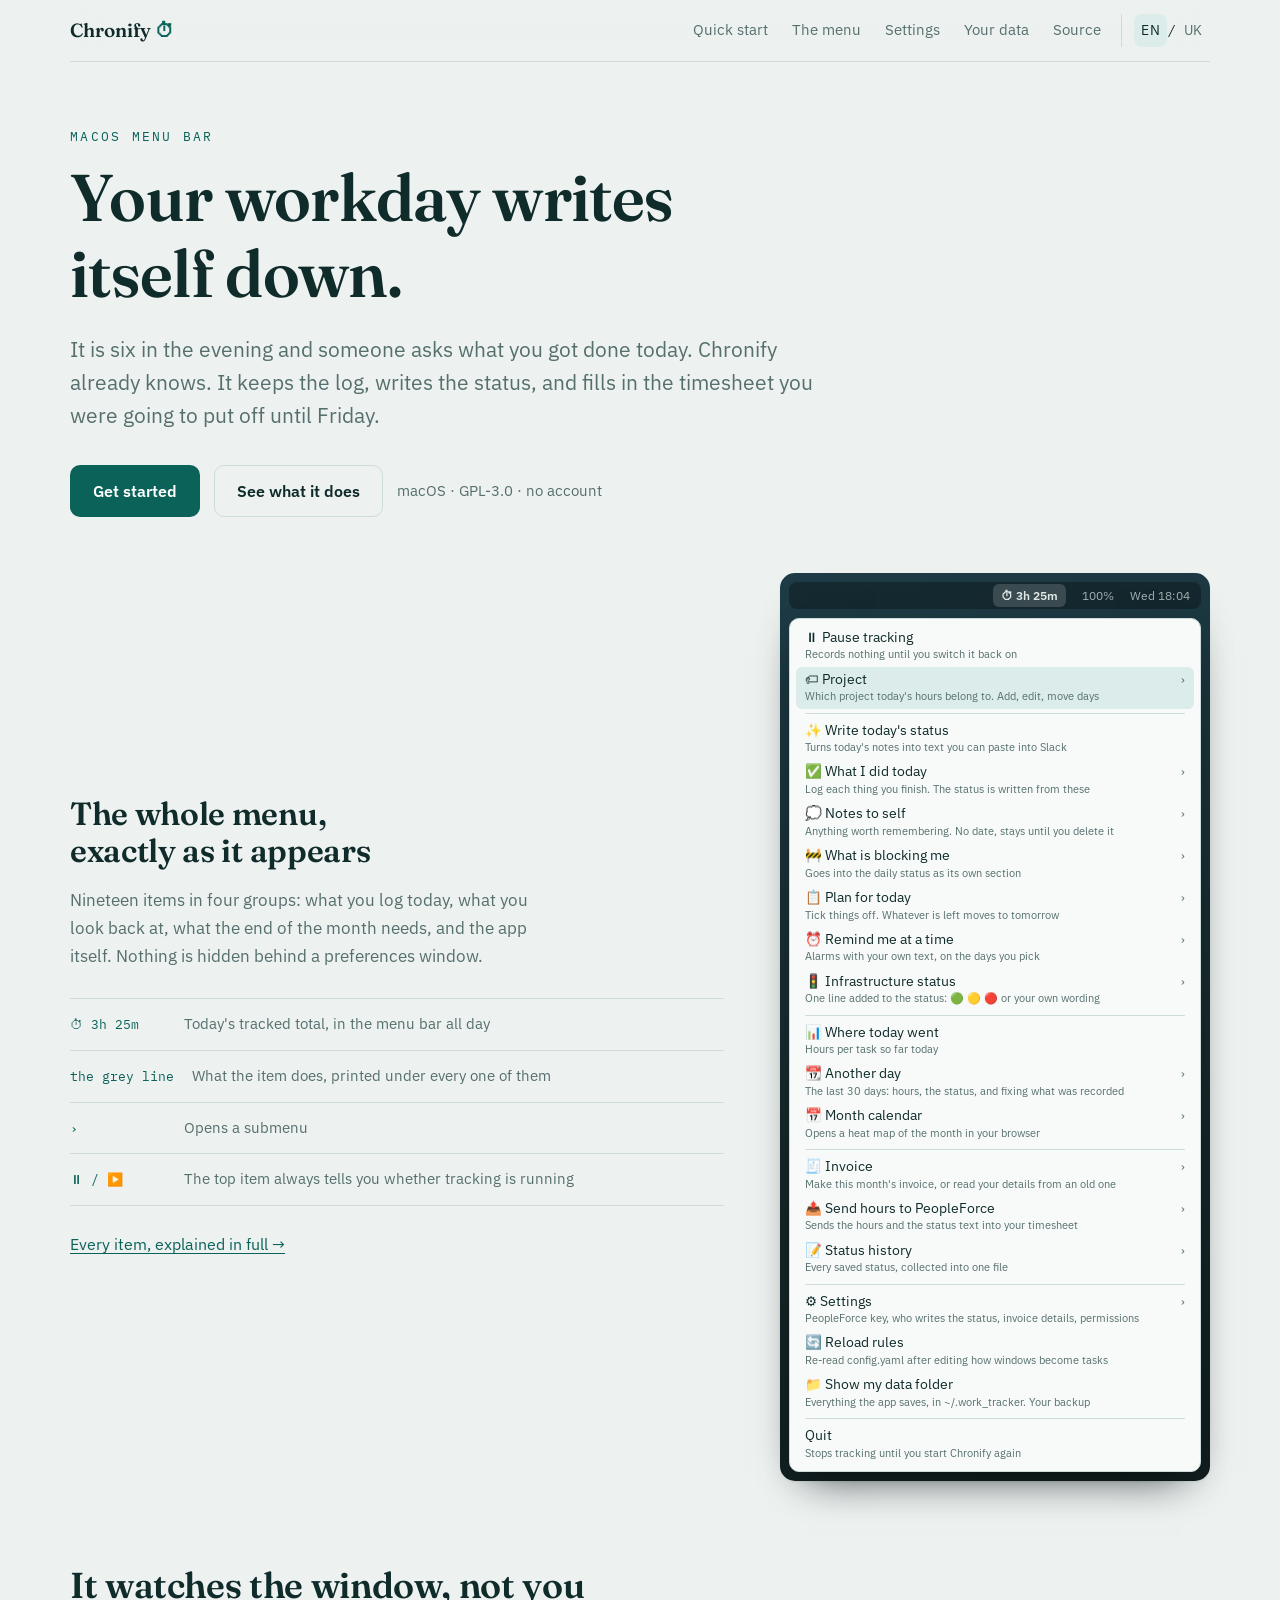
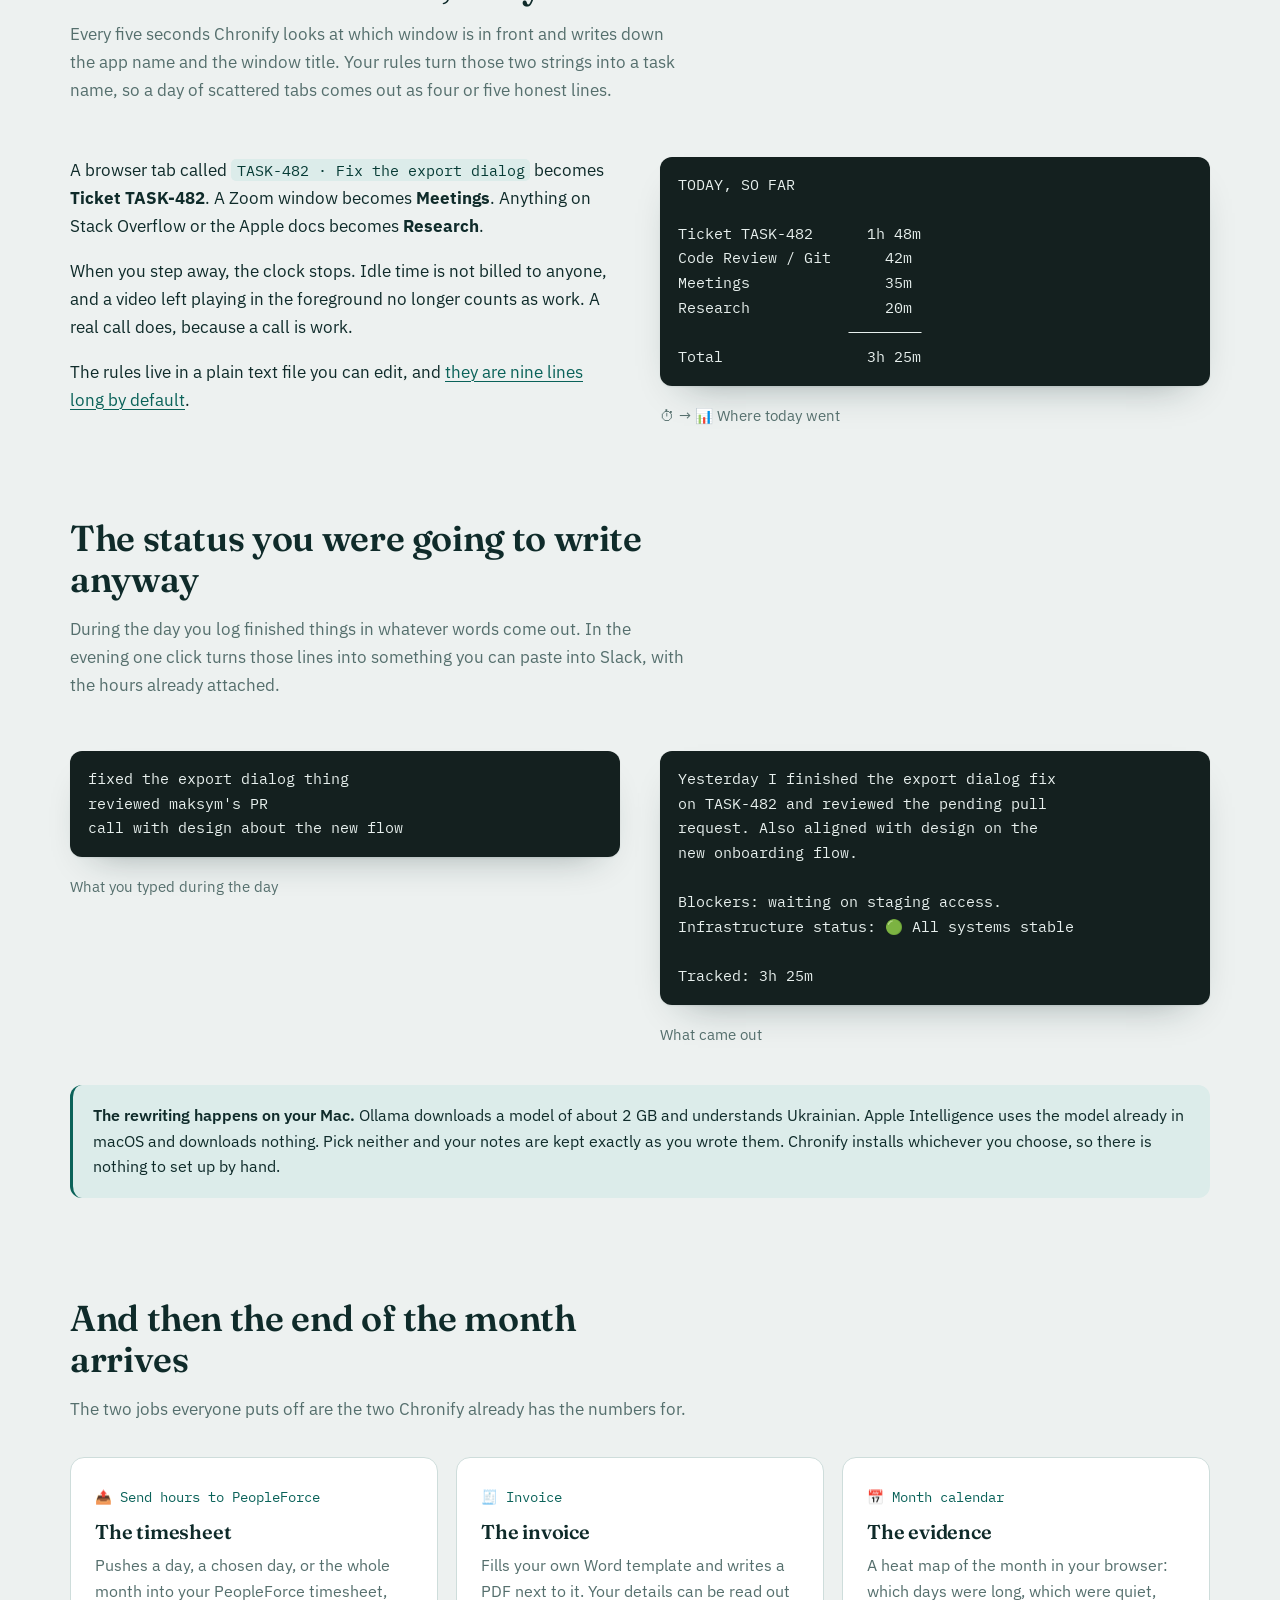
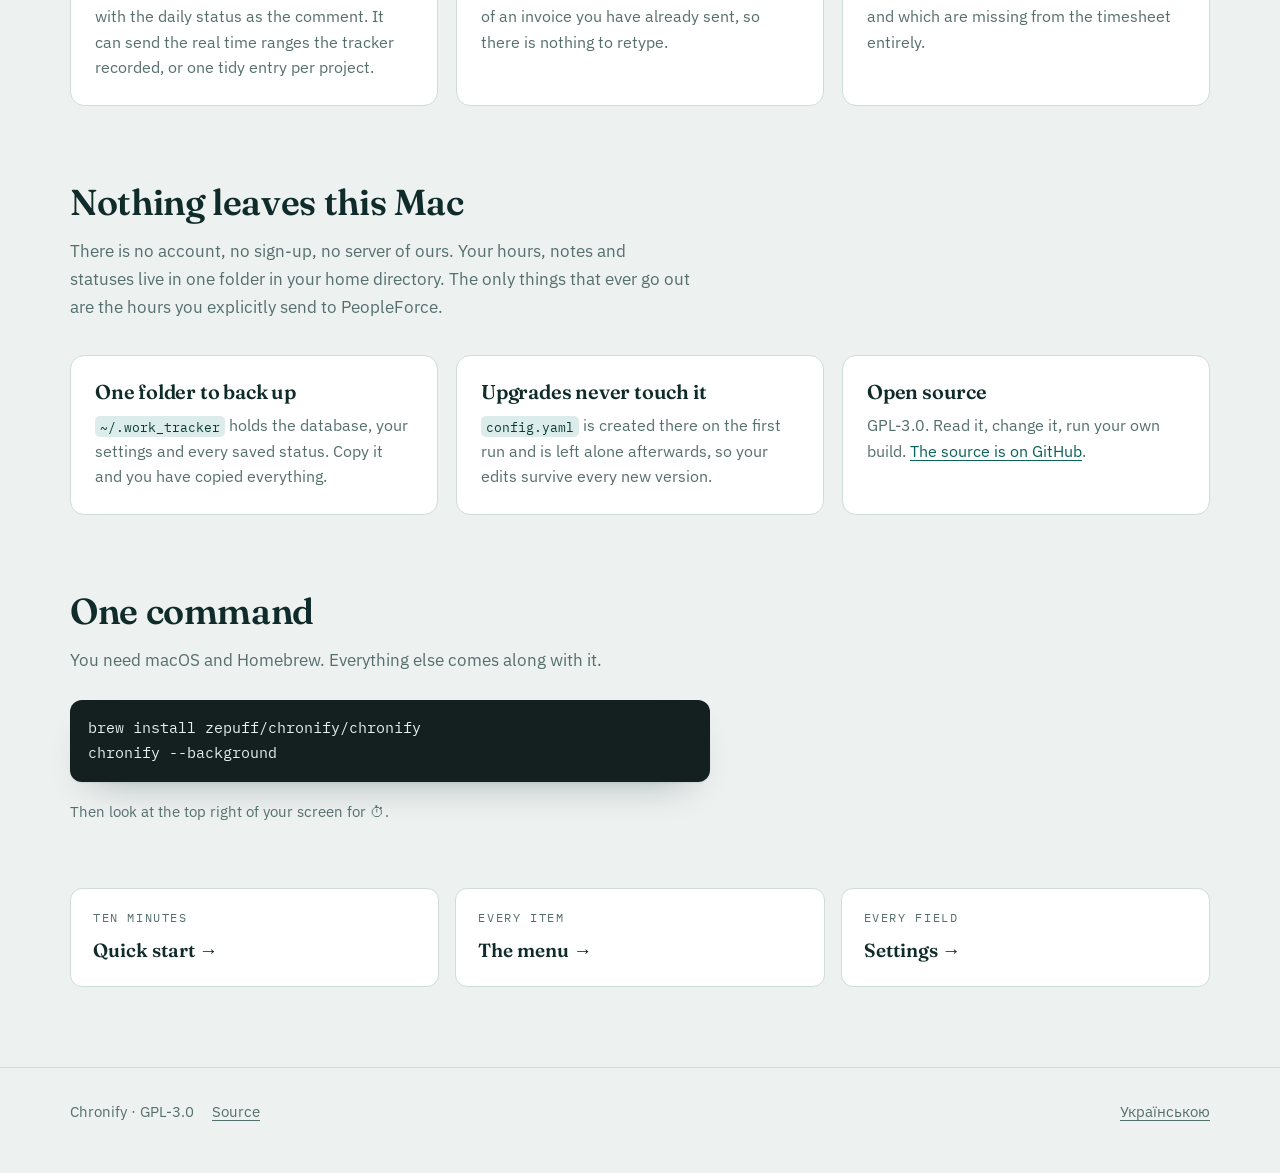
<file: docs/index.html>
<!doctype html>
<html lang="en">
<head>
<meta charset="utf-8">
<meta name="viewport" content="width=device-width, initial-scale=1">
<title>Chronify</title>
<meta name="description" content="A macOS menu bar tracker that logs your hours, writes your daily status, and fills in timesheets and invoices. Everything stays on your Mac.">
<link rel="preconnect" href="https://fonts.googleapis.com">
<link rel="preconnect" href="https://fonts.gstatic.com" crossorigin>
<link rel="stylesheet" href="https://fonts.googleapis.com/css2?family=Fraunces:opsz,wght@9..144,400;9..144,600&family=IBM+Plex+Mono:wght@400;500&family=IBM+Plex+Sans:wght@400;500;600&display=swap">
<link rel="stylesheet" href="assets/site.css">
</head>
<body>

<div class="wrap">
  <header class="topbar">
    <a class="brand" href="./">Chronify <span>⏱</span></a>
    <nav class="topnav">
      <a href="start.html">Quick start</a>
      <a href="menu.html">The menu</a>
      <a href="settings.html">Settings</a>
      <a href="data.html">Your data</a>
      <a href="https://github.com/zepuff/Chronify">Source</a>
      <span class="langs">
        <a href="./" aria-current="true">EN</a><i>/</i><a href="uk/">UK</a>
      </span>
    </nav>
  </header>
</div>

<main class="wrap">

  <section class="hero" style="padding-top:64px">
    <p class="eyebrow">macOS menu bar</p>
    <h1>Your workday writes itself down.</h1>
    <p class="lead">
      It is six in the evening and someone asks what you got done today.
      Chronify already knows. It keeps the log, writes the status, and fills in
      the timesheet you were going to put off until Friday.
    </p>

    <div class="hero-actions">
      <a class="button" href="start.html">Get started</a>
      <a class="button ghost" href="menu.html">See what it does</a>
      <span class="meta">macOS · GPL-3.0 · no account</span>
    </div>

    <div class="showcase">
      <div class="showcase-notes">
        <h2>The whole menu, exactly as it appears</h2>
        <p>Nineteen items in four groups: what you log today, what you look back at, what the end of the month needs, and the app itself. Nothing is hidden behind a preferences window.</p>
        <dl class="anatomy">
          <div><dt>⏱ 3h 25m</dt><dd>Today's tracked total, in the menu bar all day</dd></div>
          <div><dt>the grey line</dt><dd>What the item does, printed under every one of them</dd></div>
          <div><dt>›</dt><dd>Opens a submenu</dd></div>
          <div><dt>⏸ / ▶️</dt><dd>The top item always tells you whether tracking is running</dd></div>
        </dl>
        <p class="more"><a href="menu.html">Every item, explained in full →</a></p>
      </div>

      <figure class="mock">
        <div class="mock-bar">
          <span class="tracker">⏱ 3h 25m</span>
        <span class="sys">100%</span>
        <span class="sys">Wed 18:04</span>
        </div>
        <div class="dropdown">
      <ul>
      <li><a href="menu.html#pause"><span class="grow">⏸ Pause tracking<i>Records nothing until you switch it back on</i></span></a></li>
      <li class="on"><a href="menu.html#project"><span class="grow">🏷 Project<i>Which project today's hours belong to. Add, edit, move days</i></span><span class="chev">›</span></a></li>
      <li class="sep"></li>
      <li><a href="menu.html#status"><span class="grow">✨ Write today's status<i>Turns today's notes into text you can paste into Slack</i></span></a></li>
      <li><a href="menu.html#tasks"><span class="grow">✅ What I did today<i>Log each thing you finish. The status is written from these</i></span><span class="chev">›</span></a></li>
      <li><a href="menu.html#notes"><span class="grow">💭 Notes to self<i>Anything worth remembering. No date, stays until you delete it</i></span><span class="chev">›</span></a></li>
      <li><a href="menu.html#blockers"><span class="grow">🚧 What is blocking me<i>Goes into the daily status as its own section</i></span><span class="chev">›</span></a></li>
      <li><a href="menu.html#plan"><span class="grow">📋 Plan for today<i>Tick things off. Whatever is left moves to tomorrow</i></span><span class="chev">›</span></a></li>
      <li><a href="menu.html#alerts"><span class="grow">⏰ Remind me at a time<i>Alarms with your own text, on the days you pick</i></span><span class="chev">›</span></a></li>
      <li><a href="menu.html#infra"><span class="grow">🚦 Infrastructure status<i>One line added to the status: 🟢 🟡 🔴 or your own wording</i></span><span class="chev">›</span></a></li>
      <li class="sep"></li>
      <li><a href="menu.html#stats"><span class="grow">📊 Where today went<i>Hours per task so far today</i></span></a></li>
      <li><a href="menu.html#day"><span class="grow">📆 Another day<i>The last 30 days: hours, the status, and fixing what was recorded</i></span><span class="chev">›</span></a></li>
      <li><a href="menu.html#calendar"><span class="grow">📅 Month calendar<i>Opens a heat map of the month in your browser</i></span><span class="chev">›</span></a></li>
      <li class="sep"></li>
      <li><a href="menu.html#invoice"><span class="grow">🧾 Invoice<i>Make this month's invoice, or read your details from an old one</i></span><span class="chev">›</span></a></li>
      <li><a href="menu.html#push"><span class="grow">📤 Send hours to PeopleForce<i>Sends the hours and the status text into your timesheet</i></span><span class="chev">›</span></a></li>
      <li><a href="menu.html#history"><span class="grow">📝 Status history<i>Every saved status, collected into one file</i></span><span class="chev">›</span></a></li>
      <li class="sep"></li>
      <li><a href="menu.html#settings"><span class="grow">⚙️ Settings<i>PeopleForce key, who writes the status, invoice details, permissions</i></span><span class="chev">›</span></a></li>
      <li><a href="menu.html#reload"><span class="grow">🔄 Reload rules<i>Re-read config.yaml after editing how windows become tasks</i></span></a></li>
      <li><a href="menu.html#folder"><span class="grow">📁 Show my data folder<i>Everything the app saves, in ~/.work_tracker. Your backup</i></span></a></li>
      <li class="sep"></li>
      <li><a href="menu.html#quit"><span class="grow">Quit<i>Stops tracking until you start Chronify again</i></span></a></li>
      </ul>
        </div>
      </figure>
    </div>

  </section>

  <section id="how">
    <div class="section-head">
      <h2>It watches the window, not you</h2>
      <p>
        Every five seconds Chronify looks at which window is in front and writes
        down the app name and the window title. Your rules turn those two strings
        into a task name, so a day of scattered tabs comes out as four or five
        honest lines.
      </p>
    </div>

    <div class="split">
      <div class="stack">
        <p>
          A browser tab called <code>TASK-482 · Fix the export dialog</code>
          becomes <b>Ticket TASK-482</b>. A Zoom window becomes <b>Meetings</b>.
          Anything on Stack Overflow or the Apple docs becomes <b>Research</b>.
        </p>
        <p>
          When you step away, the clock stops. Idle time is not billed to
          anyone, and a video left playing in the foreground no longer counts as
          work. A real call does, because a call is work.
        </p>
        <p>
          The rules live in a plain text file you can edit, and
          <a href="data.html#rules">they are nine lines long by default</a>.
        </p>
      </div>

      <div>
        <pre><code>TODAY, SO FAR

Ticket TASK-482      1h 48m
Code Review / Git      42m
Meetings               35m
Research               20m
                   ────────
Total                3h 25m</code></pre>
        <p class="meta">⏱ → 📊 Where today went</p>
      </div>
    </div>
  </section>

  <section id="status">
    <div class="section-head">
      <h2>The status you were going to write anyway</h2>
      <p>
        During the day you log finished things in whatever words come out.
        In the evening one click turns those lines into something you can paste
        into Slack, with the hours already attached.
      </p>
    </div>

    <div class="split">
      <div>
        <pre><code>fixed the export dialog thing
reviewed maksym's PR
call with design about the new flow</code></pre>
        <p class="meta">What you typed during the day</p>
      </div>
      <div>
        <pre><code>Yesterday I finished the export dialog fix
on TASK-482 and reviewed the pending pull
request. Also aligned with design on the
new onboarding flow.

Blockers: waiting on staging access.
Infrastructure status: 🟢 All systems stable

Tracked: 3h 25m</code></pre>
        <p class="meta">What came out</p>
      </div>
    </div>

    <div class="note">
      <p>
        <strong>The rewriting happens on your Mac.</strong> Ollama downloads a
        model of about 2 GB and understands Ukrainian. Apple Intelligence uses
        the model already in macOS and downloads nothing. Pick neither and your
        notes are kept exactly as you wrote them. Chronify installs whichever
        you choose, so there is nothing to set up by hand.
      </p>
    </div>
  </section>

  <section id="month">
    <div class="section-head">
      <h2>And then the end of the month arrives</h2>
      <p>
        The two jobs everyone puts off are the two Chronify already has the
        numbers for.
      </p>
    </div>

    <div class="cards">
      <div class="card">
        <span class="item">📤 Send hours to PeopleForce</span>
        <h3>The timesheet</h3>
        <p>
          Pushes a day, a chosen day, or the whole month into your PeopleForce
          timesheet, with the daily status as the comment. It can send the real
          time ranges the tracker recorded, or one tidy entry per project.
        </p>
      </div>
      <div class="card">
        <span class="item">🧾 Invoice</span>
        <h3>The invoice</h3>
        <p>
          Fills your own Word template and writes a PDF next to it. Your details
          can be read out of an invoice you have already sent, so there is
          nothing to retype.
        </p>
      </div>
      <div class="card">
        <span class="item">📅 Month calendar</span>
        <h3>The evidence</h3>
        <p>
          A heat map of the month in your browser: which days were long, which
          were quiet, and which are missing from the timesheet entirely.
        </p>
      </div>
    </div>
  </section>

  <section id="privacy">
    <div class="section-head">
      <h2>Nothing leaves this Mac</h2>
      <p>
        There is no account, no sign-up, no server of ours. Your hours, notes
        and statuses live in one folder in your home directory. The only things
        that ever go out are the hours you explicitly send to PeopleForce.
      </p>
    </div>

    <div class="cards">
      <div class="card">
        <h3>One folder to back up</h3>
        <p>
          <code>~/.work_tracker</code> holds the database, your settings and
          every saved status. Copy it and you have copied everything.
        </p>
      </div>
      <div class="card">
        <h3>Upgrades never touch it</h3>
        <p>
          <code>config.yaml</code> is created there on the first run and is left
          alone afterwards, so your edits survive every new version.
        </p>
      </div>
      <div class="card">
        <h3>Open source</h3>
        <p>
          GPL-3.0. Read it, change it, run your own build.
          <a href="https://github.com/zepuff/Chronify">The source is on GitHub</a>.
        </p>
      </div>
    </div>
  </section>

  <section id="install">
    <div class="section-head">
      <h2>One command</h2>
      <p>You need macOS and Homebrew. Everything else comes along with it.</p>
    </div>

    <div class="stack" style="margin-top:26px; max-width:640px">
      <pre><code>brew install zepuff/chronify/chronify
chronify --background</code></pre>
      <p class="meta">Then look at the top right of your screen for ⏱.</p>
    </div>

    <div class="next">
      <a href="start.html"><span>Ten minutes</span><b>Quick start →</b></a>
      <a href="menu.html"><span>Every item</span><b>The menu →</b></a>
      <a href="settings.html"><span>Every field</span><b>Settings →</b></a>
    </div>
  </section>

</main>

<footer>
  <div class="wrap">
    <span>Chronify · GPL-3.0</span>
    <a href="https://github.com/zepuff/Chronify">Source</a>
    <span class="spacer"><a href="uk/">Українською</a></span>
  </div>
</footer>

</body>
</html>
</file>
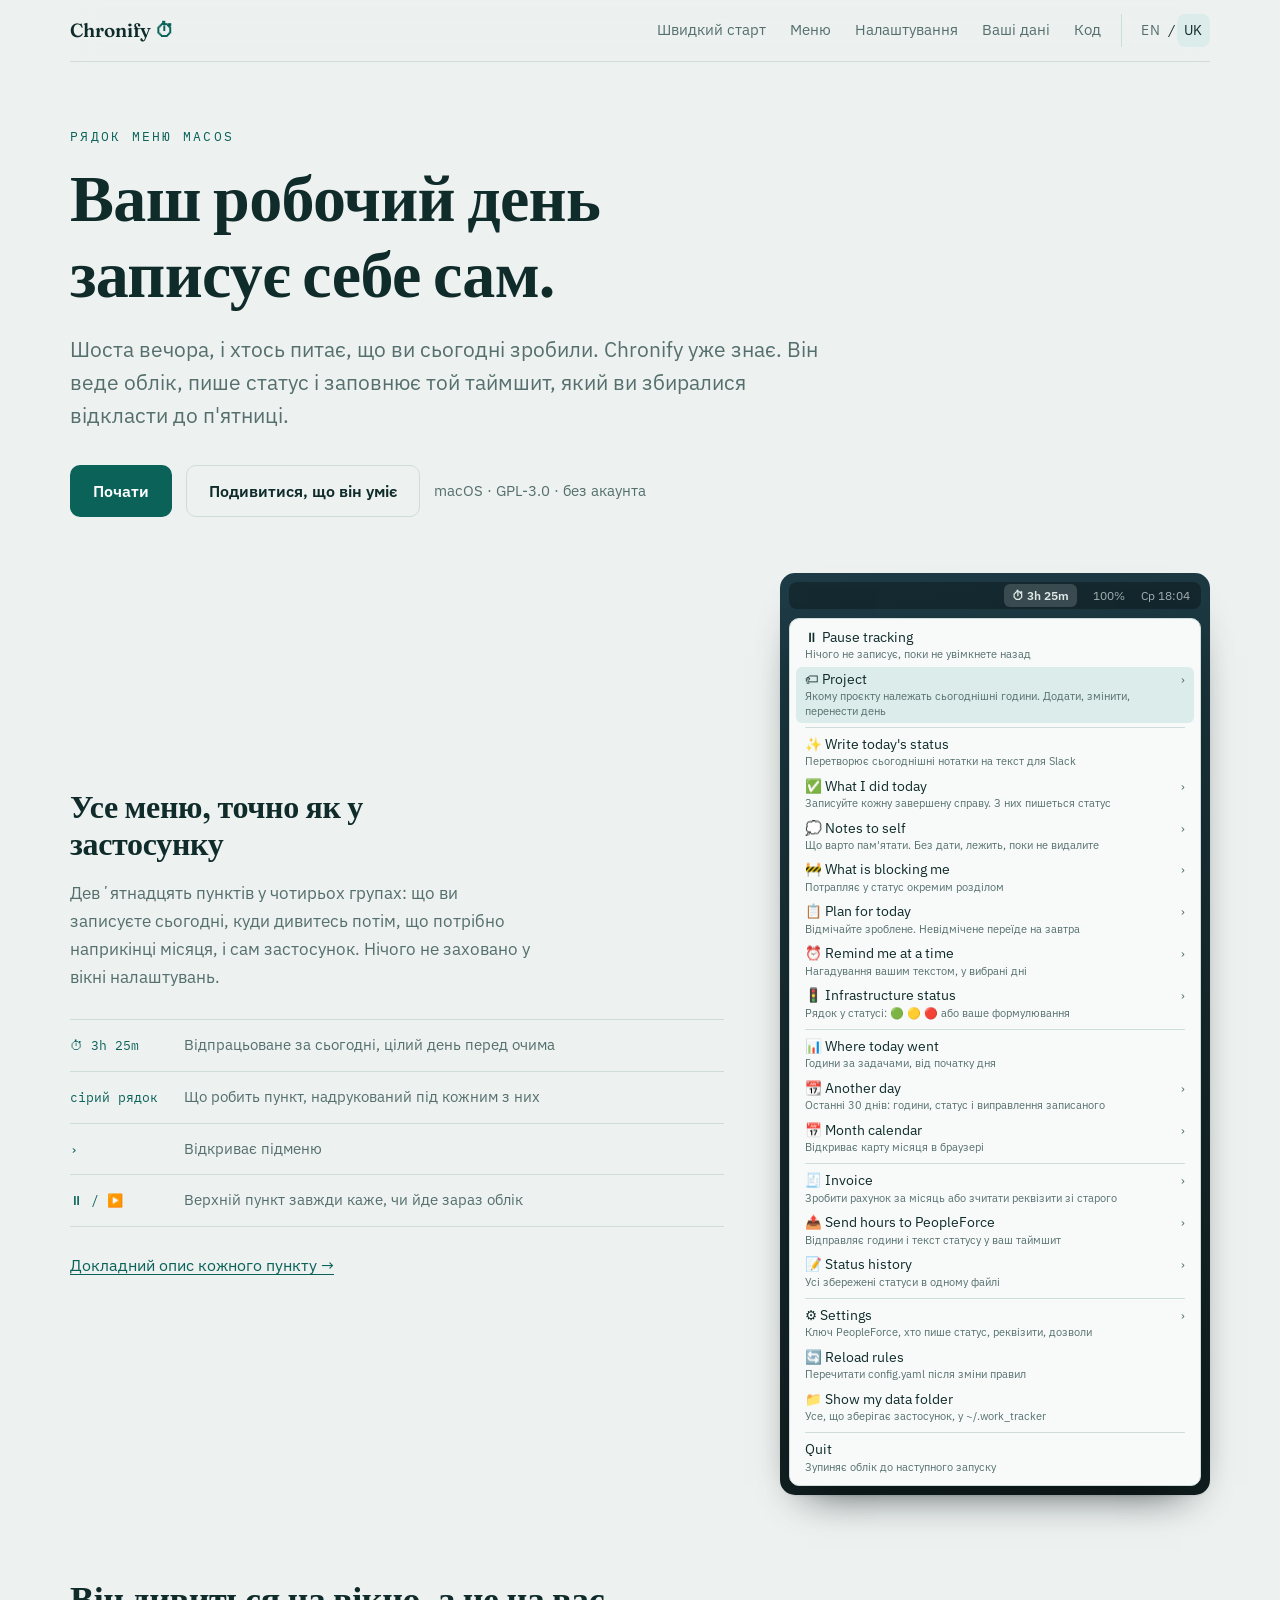
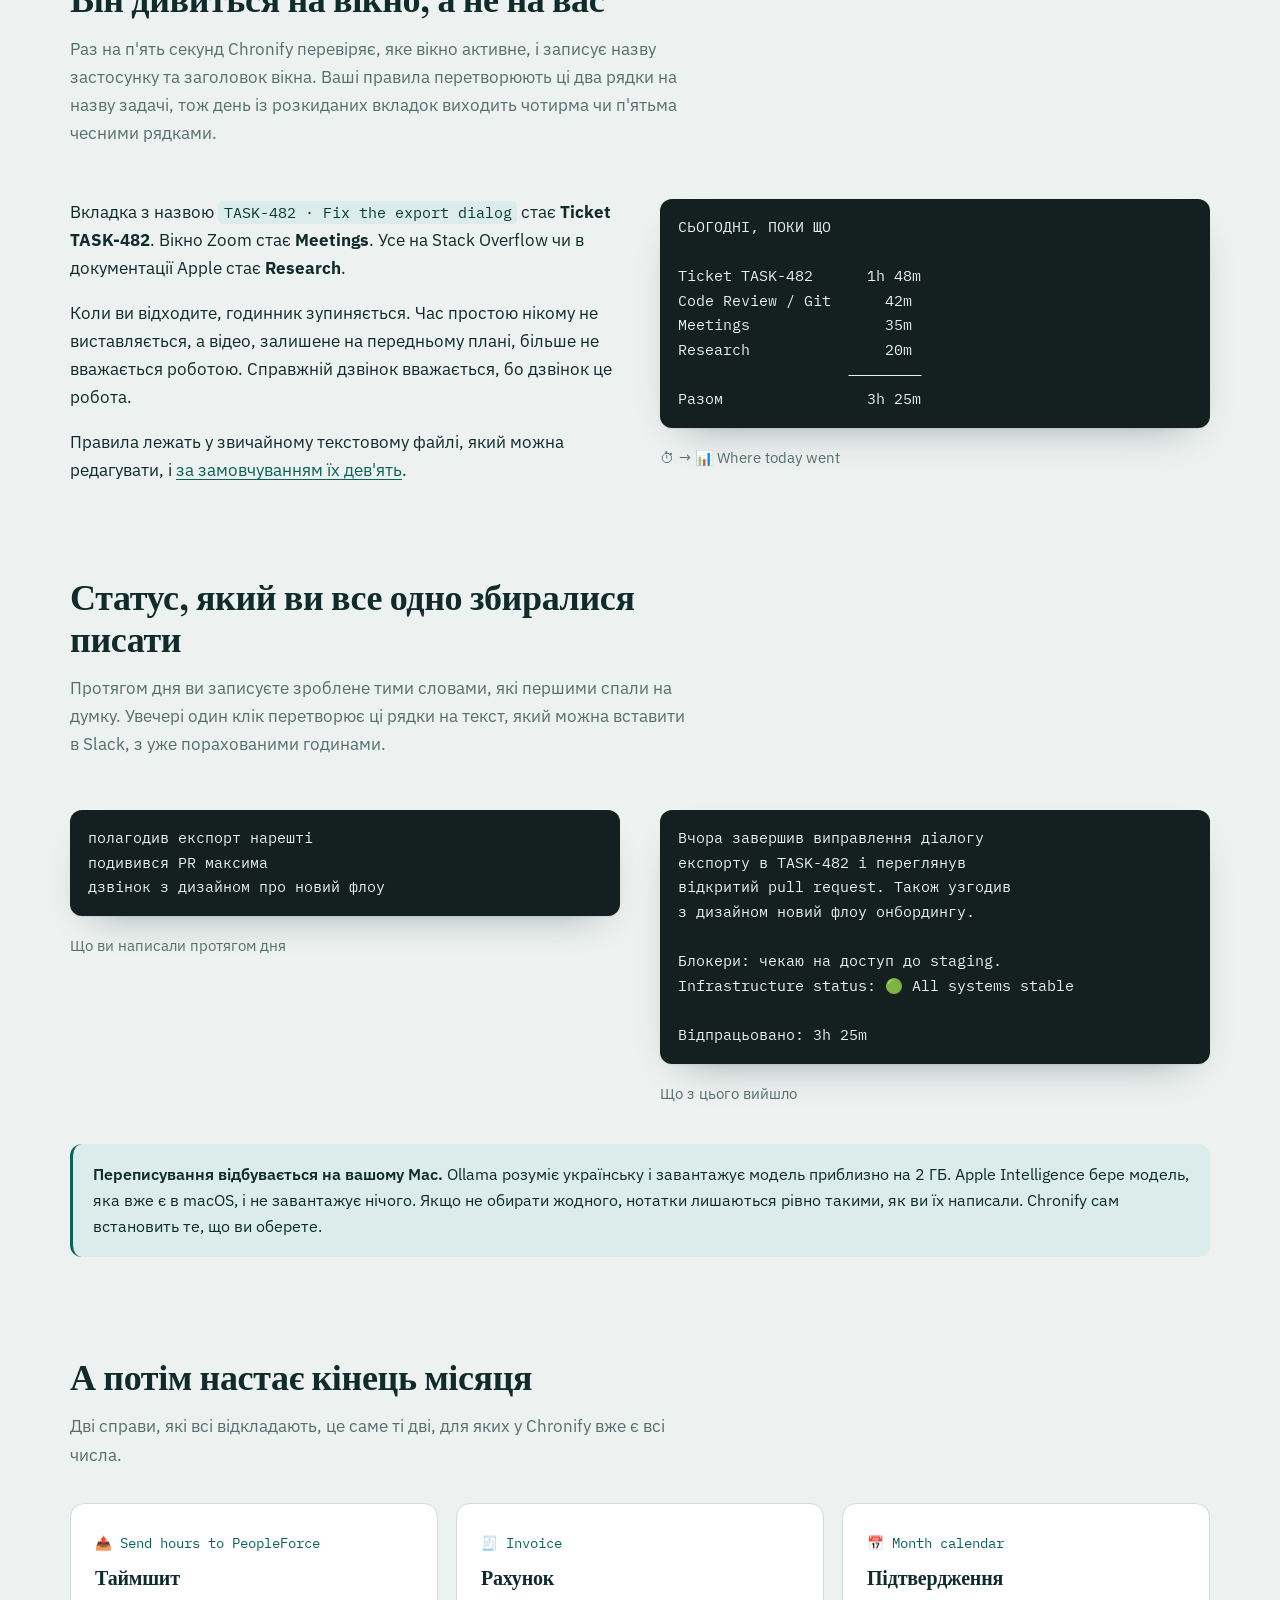
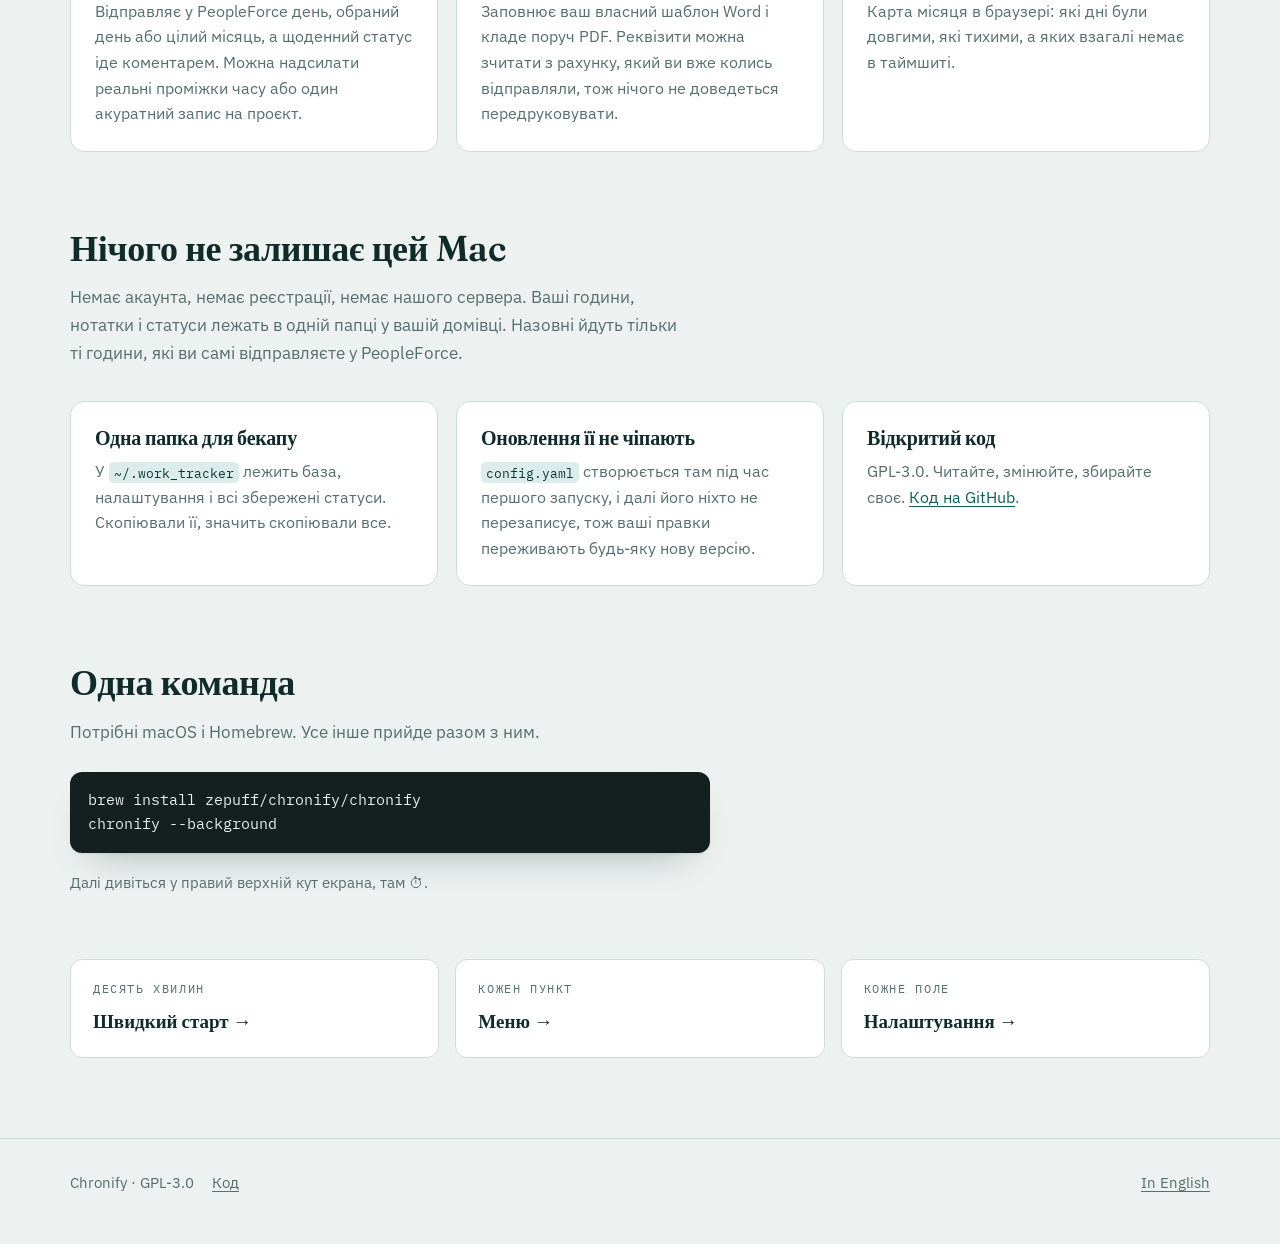
<file: docs/uk/index.html>
<!doctype html>
<html lang="uk">
<head>
<meta charset="utf-8">
<meta name="viewport" content="width=device-width, initial-scale=1">
<title>Chronify</title>
<meta name="description" content="Трекер у рядку меню macOS. Рахує години, пише щоденний статус, заповнює таймшит і рахунок. Усе лишається на вашому Mac.">
<link rel="preconnect" href="https://fonts.googleapis.com">
<link rel="preconnect" href="https://fonts.gstatic.com" crossorigin>
<link rel="stylesheet" href="https://fonts.googleapis.com/css2?family=Fraunces:opsz,wght@9..144,400;9..144,600&family=IBM+Plex+Mono:wght@400;500&family=IBM+Plex+Sans:wght@400;500;600&display=swap">
<link rel="stylesheet" href="../assets/site.css">
</head>
<body>

<div class="wrap">
  <header class="topbar">
    <a class="brand" href="./">Chronify <span>⏱</span></a>
    <nav class="topnav">
      <a href="start.html">Швидкий старт</a>
      <a href="menu.html">Меню</a>
      <a href="settings.html">Налаштування</a>
      <a href="data.html">Ваші дані</a>
      <a href="https://github.com/zepuff/Chronify">Код</a>
      <span class="langs">
        <a href="../">EN</a><i>/</i><a href="./" aria-current="true">UK</a>
      </span>
    </nav>
  </header>
</div>

<main class="wrap">

  <section class="hero" style="padding-top:64px">
    <p class="eyebrow">рядок меню macOS</p>
    <h1>Ваш робочий день записує себе сам.</h1>
    <p class="lead">
      Шоста вечора, і хтось питає, що ви сьогодні зробили. Chronify уже знає.
      Він веде облік, пише статус і заповнює той таймшит, який ви збиралися
      відкласти до п'ятниці.
    </p>

    <div class="hero-actions">
      <a class="button" href="start.html">Почати</a>
      <a class="button ghost" href="menu.html">Подивитися, що він уміє</a>
      <span class="meta">macOS · GPL-3.0 · без акаунта</span>
    </div>

    <div class="showcase">
      <div class="showcase-notes">
        <h2>Усе меню, точно як у застосунку</h2>
        <p>Девʼятнадцять пунктів у чотирьох групах: що ви записуєте сьогодні, куди дивитесь потім, що потрібно наприкінці місяця, і сам застосунок. Нічого не заховано у вікні налаштувань.</p>
        <dl class="anatomy">
          <div><dt>⏱ 3h 25m</dt><dd>Відпрацьоване за сьогодні, цілий день перед очима</dd></div>
          <div><dt>сірий рядок</dt><dd>Що робить пункт, надрукований під кожним з них</dd></div>
          <div><dt>›</dt><dd>Відкриває підменю</dd></div>
          <div><dt>⏸ / ▶️</dt><dd>Верхній пункт завжди каже, чи йде зараз облік</dd></div>
        </dl>
        <p class="more"><a href="menu.html">Докладний опис кожного пункту →</a></p>
      </div>

      <figure class="mock">
        <div class="mock-bar">
          <span class="tracker">⏱ 3h 25m</span>
        <span class="sys">100%</span>
        <span class="sys">Ср 18:04</span>
        </div>
        <div class="dropdown">
      <ul>
      <li><a href="menu.html#pause"><span class="grow">⏸ Pause tracking<i>Нічого не записує, поки не увімкнете назад</i></span></a></li>
      <li class="on"><a href="menu.html#project"><span class="grow">🏷 Project<i>Якому проєкту належать сьогоднішні години. Додати, змінити, перенести день</i></span><span class="chev">›</span></a></li>
      <li class="sep"></li>
      <li><a href="menu.html#status"><span class="grow">✨ Write today's status<i>Перетворює сьогоднішні нотатки на текст для Slack</i></span></a></li>
      <li><a href="menu.html#tasks"><span class="grow">✅ What I did today<i>Записуйте кожну завершену справу. З них пишеться статус</i></span><span class="chev">›</span></a></li>
      <li><a href="menu.html#notes"><span class="grow">💭 Notes to self<i>Що варто пам'ятати. Без дати, лежить, поки не видалите</i></span><span class="chev">›</span></a></li>
      <li><a href="menu.html#blockers"><span class="grow">🚧 What is blocking me<i>Потрапляє у статус окремим розділом</i></span><span class="chev">›</span></a></li>
      <li><a href="menu.html#plan"><span class="grow">📋 Plan for today<i>Відмічайте зроблене. Невідмічене переїде на завтра</i></span><span class="chev">›</span></a></li>
      <li><a href="menu.html#alerts"><span class="grow">⏰ Remind me at a time<i>Нагадування вашим текстом, у вибрані дні</i></span><span class="chev">›</span></a></li>
      <li><a href="menu.html#infra"><span class="grow">🚦 Infrastructure status<i>Рядок у статусі: 🟢 🟡 🔴 або ваше формулювання</i></span><span class="chev">›</span></a></li>
      <li class="sep"></li>
      <li><a href="menu.html#stats"><span class="grow">📊 Where today went<i>Години за задачами, від початку дня</i></span></a></li>
      <li><a href="menu.html#day"><span class="grow">📆 Another day<i>Останні 30 днів: години, статус і виправлення записаного</i></span><span class="chev">›</span></a></li>
      <li><a href="menu.html#calendar"><span class="grow">📅 Month calendar<i>Відкриває карту місяця в браузері</i></span><span class="chev">›</span></a></li>
      <li class="sep"></li>
      <li><a href="menu.html#invoice"><span class="grow">🧾 Invoice<i>Зробити рахунок за місяць або зчитати реквізити зі старого</i></span><span class="chev">›</span></a></li>
      <li><a href="menu.html#push"><span class="grow">📤 Send hours to PeopleForce<i>Відправляє години і текст статусу у ваш таймшит</i></span><span class="chev">›</span></a></li>
      <li><a href="menu.html#history"><span class="grow">📝 Status history<i>Усі збережені статуси в одному файлі</i></span><span class="chev">›</span></a></li>
      <li class="sep"></li>
      <li><a href="menu.html#settings"><span class="grow">⚙️ Settings<i>Ключ PeopleForce, хто пише статус, реквізити, дозволи</i></span><span class="chev">›</span></a></li>
      <li><a href="menu.html#reload"><span class="grow">🔄 Reload rules<i>Перечитати config.yaml після зміни правил</i></span></a></li>
      <li><a href="menu.html#folder"><span class="grow">📁 Show my data folder<i>Усе, що зберігає застосунок, у ~/.work_tracker</i></span></a></li>
      <li class="sep"></li>
      <li><a href="menu.html#quit"><span class="grow">Quit<i>Зупиняє облік до наступного запуску</i></span></a></li>
      </ul>
        </div>
      </figure>
    </div>

  </section>

  <section id="how">
    <div class="section-head">
      <h2>Він дивиться на вікно, а не на вас</h2>
      <p>
        Раз на п'ять секунд Chronify перевіряє, яке вікно активне, і записує
        назву застосунку та заголовок вікна. Ваші правила перетворюють ці два
        рядки на назву задачі, тож день із розкиданих вкладок виходить чотирма
        чи п'ятьма чесними рядками.
      </p>
    </div>

    <div class="split">
      <div class="stack">
        <p>
          Вкладка з назвою <code>TASK-482 · Fix the export dialog</code> стає
          <b>Ticket TASK-482</b>. Вікно Zoom стає <b>Meetings</b>. Усе на Stack
          Overflow чи в документації Apple стає <b>Research</b>.
        </p>
        <p>
          Коли ви відходите, годинник зупиняється. Час простою нікому не
          виставляється, а відео, залишене на передньому плані, більше не
          вважається роботою. Справжній дзвінок вважається, бо дзвінок це
          робота.
        </p>
        <p>
          Правила лежать у звичайному текстовому файлі, який можна редагувати, і
          <a href="data.html#rules">за замовчуванням їх дев'ять</a>.
        </p>
      </div>

      <div>
        <pre><code>СЬОГОДНІ, ПОКИ ЩО

Ticket TASK-482      1h 48m
Code Review / Git      42m
Meetings               35m
Research               20m
                   ────────
Разом                3h 25m</code></pre>
        <p class="meta">⏱ → 📊 Where today went</p>
      </div>
    </div>
  </section>

  <section id="status">
    <div class="section-head">
      <h2>Статус, який ви все одно збиралися писати</h2>
      <p>
        Протягом дня ви записуєте зроблене тими словами, які першими спали на
        думку. Увечері один клік перетворює ці рядки на текст, який можна
        вставити в Slack, з уже порахованими годинами.
      </p>
    </div>

    <div class="split">
      <div>
        <pre><code>полагодив експорт нарешті
подивився PR максима
дзвінок з дизайном про новий флоу</code></pre>
        <p class="meta">Що ви написали протягом дня</p>
      </div>
      <div>
        <pre><code>Вчора завершив виправлення діалогу
експорту в TASK-482 і переглянув
відкритий pull request. Також узгодив
з дизайном новий флоу онбордингу.

Блокери: чекаю на доступ до staging.
Infrastructure status: 🟢 All systems stable

Відпрацьовано: 3h 25m</code></pre>
        <p class="meta">Що з цього вийшло</p>
      </div>
    </div>

    <div class="note">
      <p>
        <strong>Переписування відбувається на вашому Mac.</strong> Ollama
        розуміє українську і завантажує модель приблизно на 2 ГБ. Apple
        Intelligence бере модель, яка вже є в macOS, і не завантажує нічого.
        Якщо не обирати жодного, нотатки лишаються рівно такими, як ви їх
        написали. Chronify сам встановить те, що ви оберете.
      </p>
    </div>
  </section>

  <section id="month">
    <div class="section-head">
      <h2>А потім настає кінець місяця</h2>
      <p>
        Дві справи, які всі відкладають, це саме ті дві, для яких у Chronify вже
        є всі числа.
      </p>
    </div>

    <div class="cards">
      <div class="card">
        <span class="item">📤 Send hours to PeopleForce</span>
        <h3>Таймшит</h3>
        <p>
          Відправляє у PeopleForce день, обраний день або цілий місяць, а
          щоденний статус іде коментарем. Можна надсилати реальні проміжки часу
          або один акуратний запис на проєкт.
        </p>
      </div>
      <div class="card">
        <span class="item">🧾 Invoice</span>
        <h3>Рахунок</h3>
        <p>
          Заповнює ваш власний шаблон Word і кладе поруч PDF. Реквізити можна
          зчитати з рахунку, який ви вже колись відправляли, тож нічого не
          доведеться передруковувати.
        </p>
      </div>
      <div class="card">
        <span class="item">📅 Month calendar</span>
        <h3>Підтвердження</h3>
        <p>
          Карта місяця в браузері: які дні були довгими, які тихими, а яких
          взагалі немає в таймшиті.
        </p>
      </div>
    </div>
  </section>

  <section id="privacy">
    <div class="section-head">
      <h2>Нічого не залишає цей Mac</h2>
      <p>
        Немає акаунта, немає реєстрації, немає нашого сервера. Ваші години,
        нотатки і статуси лежать в одній папці у вашій домівці. Назовні йдуть
        тільки ті години, які ви самі відправляєте у PeopleForce.
      </p>
    </div>

    <div class="cards">
      <div class="card">
        <h3>Одна папка для бекапу</h3>
        <p>
          У <code>~/.work_tracker</code> лежить база, налаштування і всі
          збережені статуси. Скопіювали її, значить скопіювали все.
        </p>
      </div>
      <div class="card">
        <h3>Оновлення її не чіпають</h3>
        <p>
          <code>config.yaml</code> створюється там під час першого запуску, і
          далі його ніхто не перезаписує, тож ваші правки переживають будь-яку
          нову версію.
        </p>
      </div>
      <div class="card">
        <h3>Відкритий код</h3>
        <p>
          GPL-3.0. Читайте, змінюйте, збирайте своє.
          <a href="https://github.com/zepuff/Chronify">Код на GitHub</a>.
        </p>
      </div>
    </div>
  </section>

  <section id="install">
    <div class="section-head">
      <h2>Одна команда</h2>
      <p>Потрібні macOS і Homebrew. Усе інше прийде разом з ним.</p>
    </div>

    <div class="stack" style="margin-top:26px; max-width:640px">
      <pre><code>brew install zepuff/chronify/chronify
chronify --background</code></pre>
      <p class="meta">Далі дивіться у правий верхній кут екрана, там ⏱.</p>
    </div>

    <div class="next">
      <a href="start.html"><span>десять хвилин</span><b>Швидкий старт →</b></a>
      <a href="menu.html"><span>кожен пункт</span><b>Меню →</b></a>
      <a href="settings.html"><span>кожне поле</span><b>Налаштування →</b></a>
    </div>
  </section>

</main>

<footer>
  <div class="wrap">
    <span>Chronify · GPL-3.0</span>
    <a href="https://github.com/zepuff/Chronify">Код</a>
    <span class="spacer"><a href="../">In English</a></span>
  </div>
</footer>

</body>
</html>
</file>
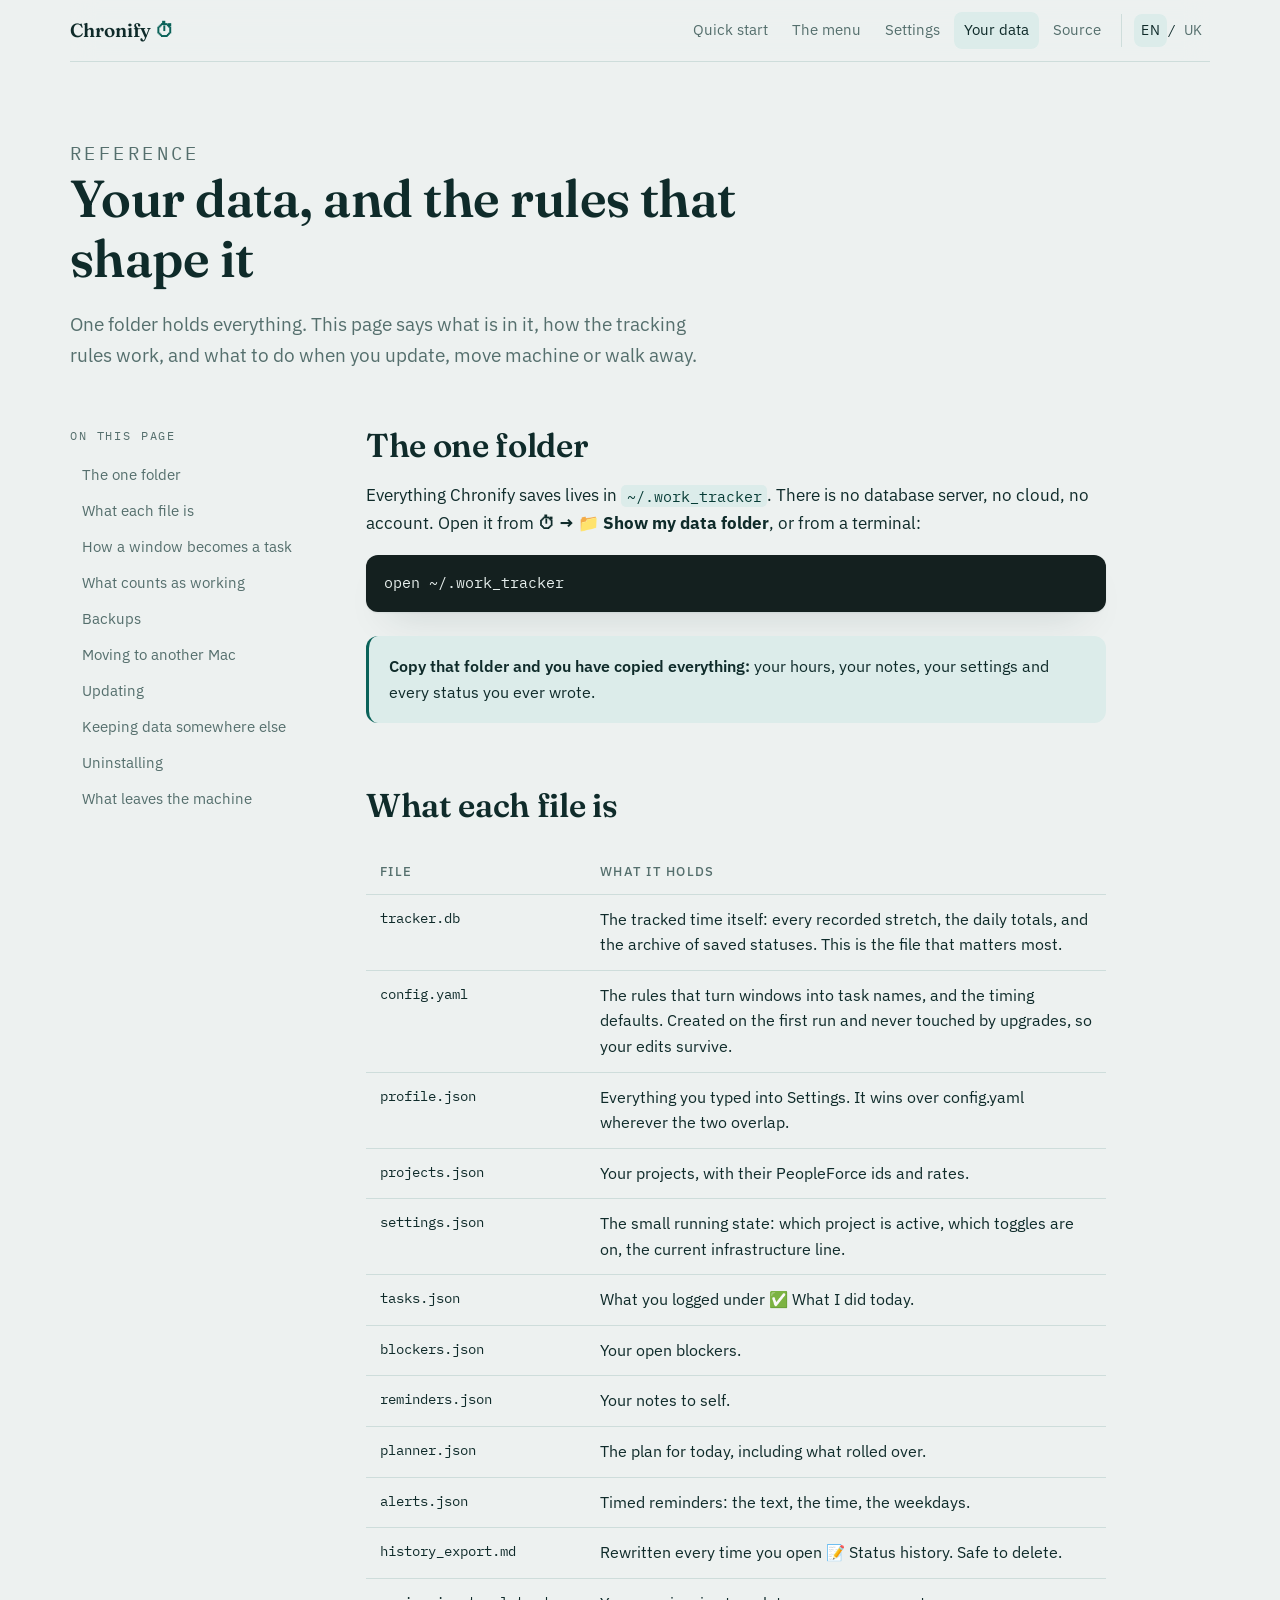
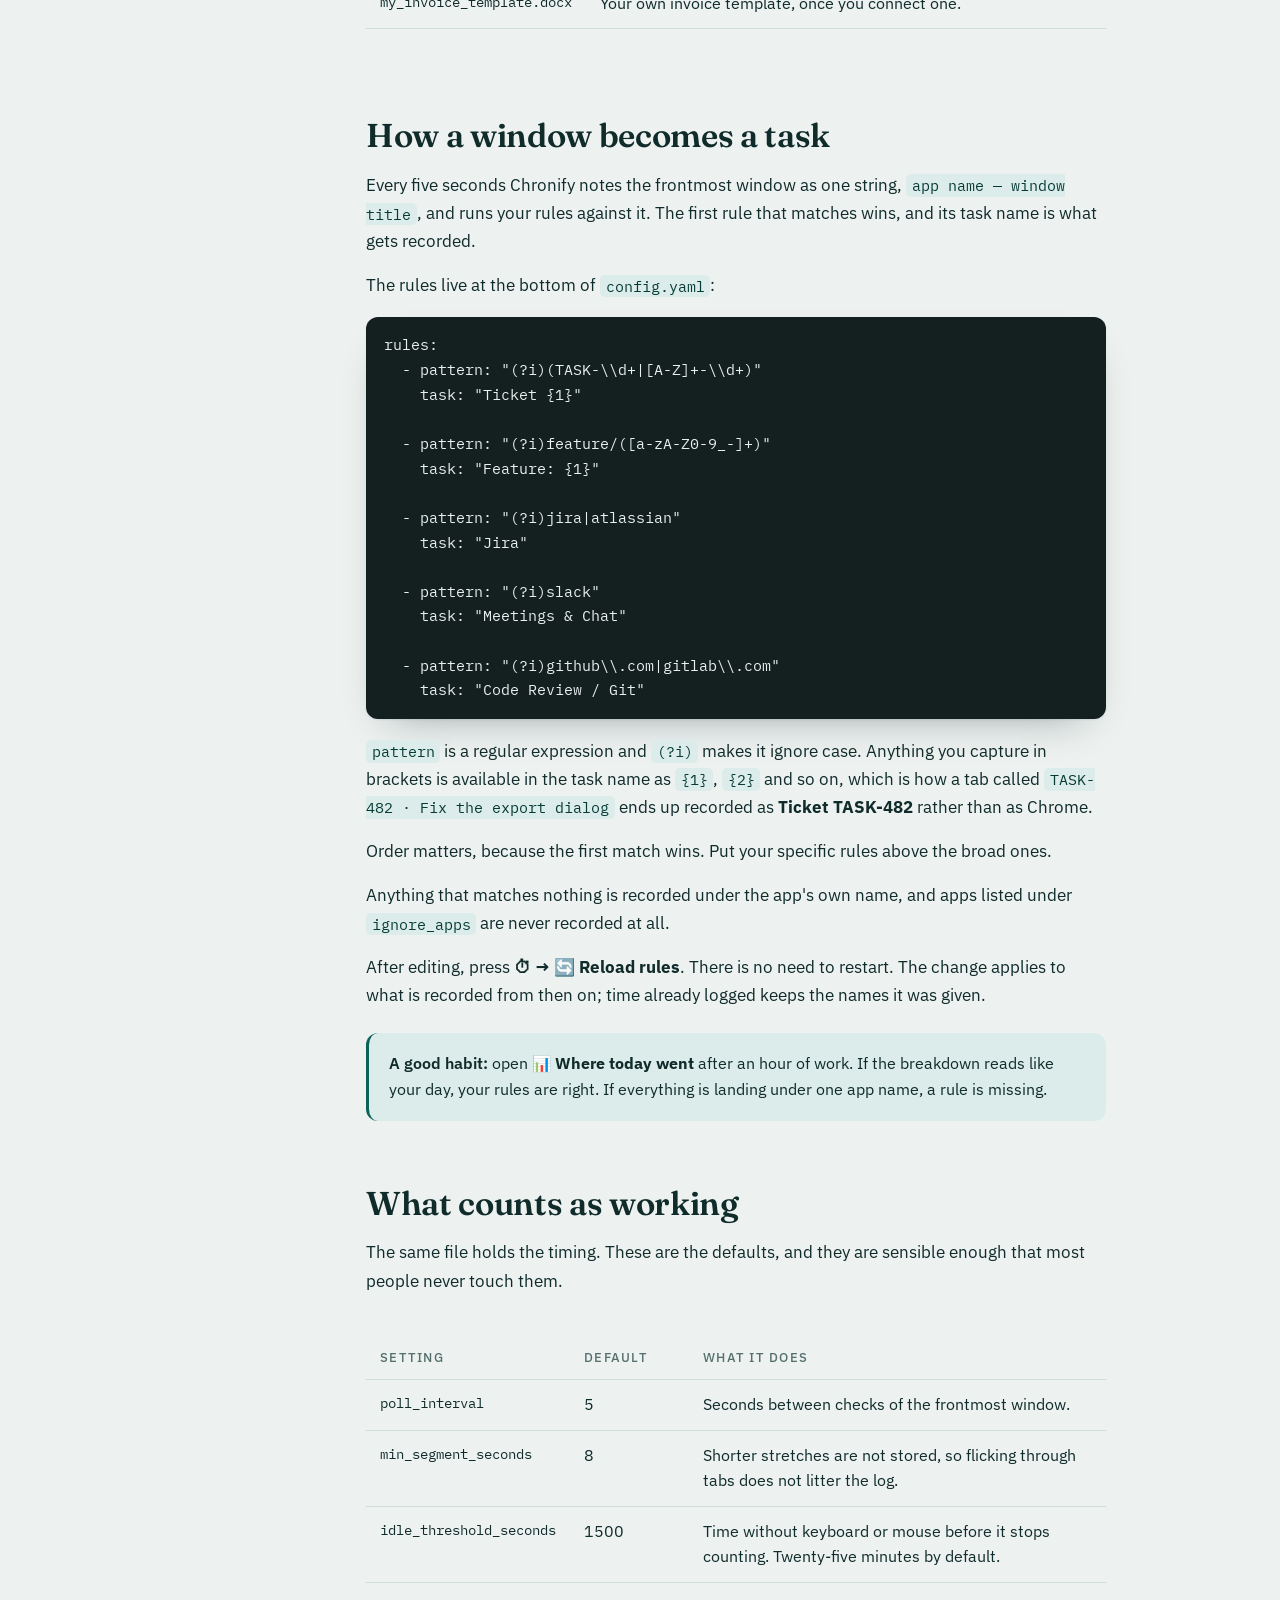
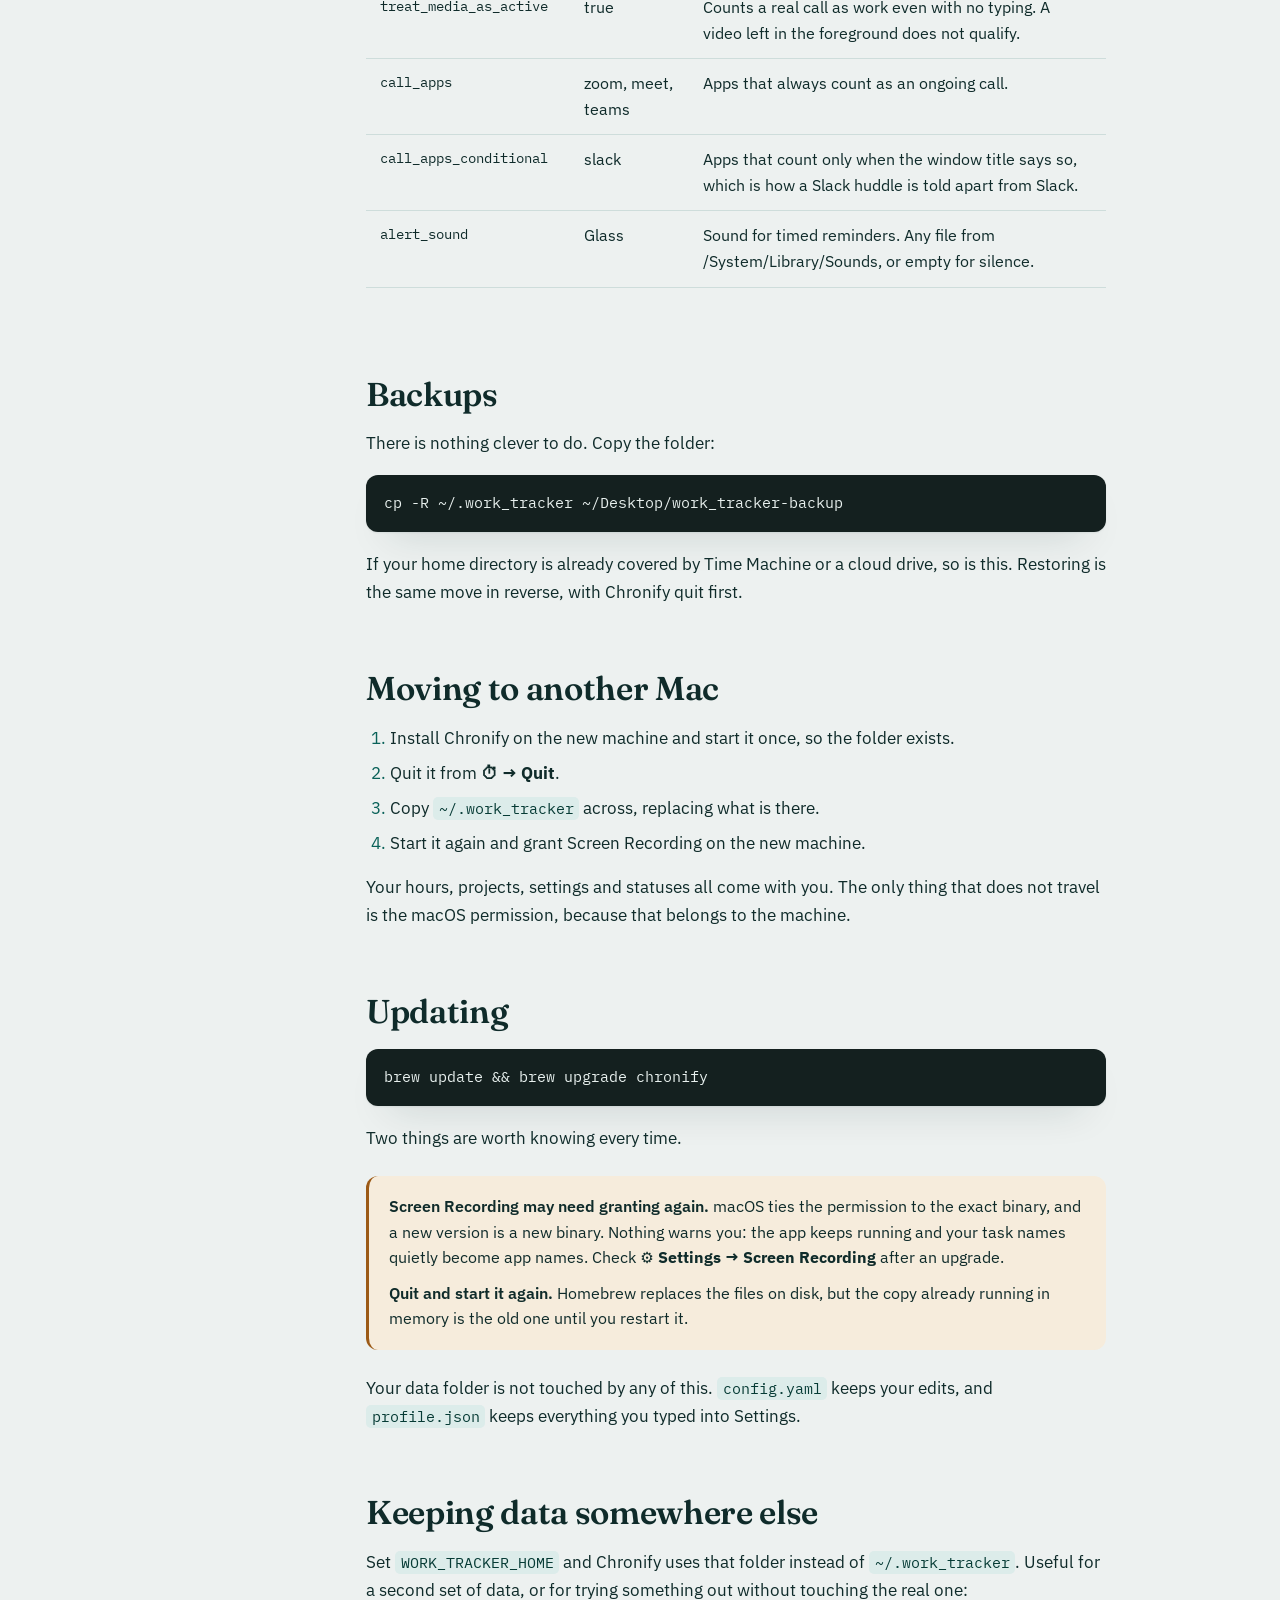
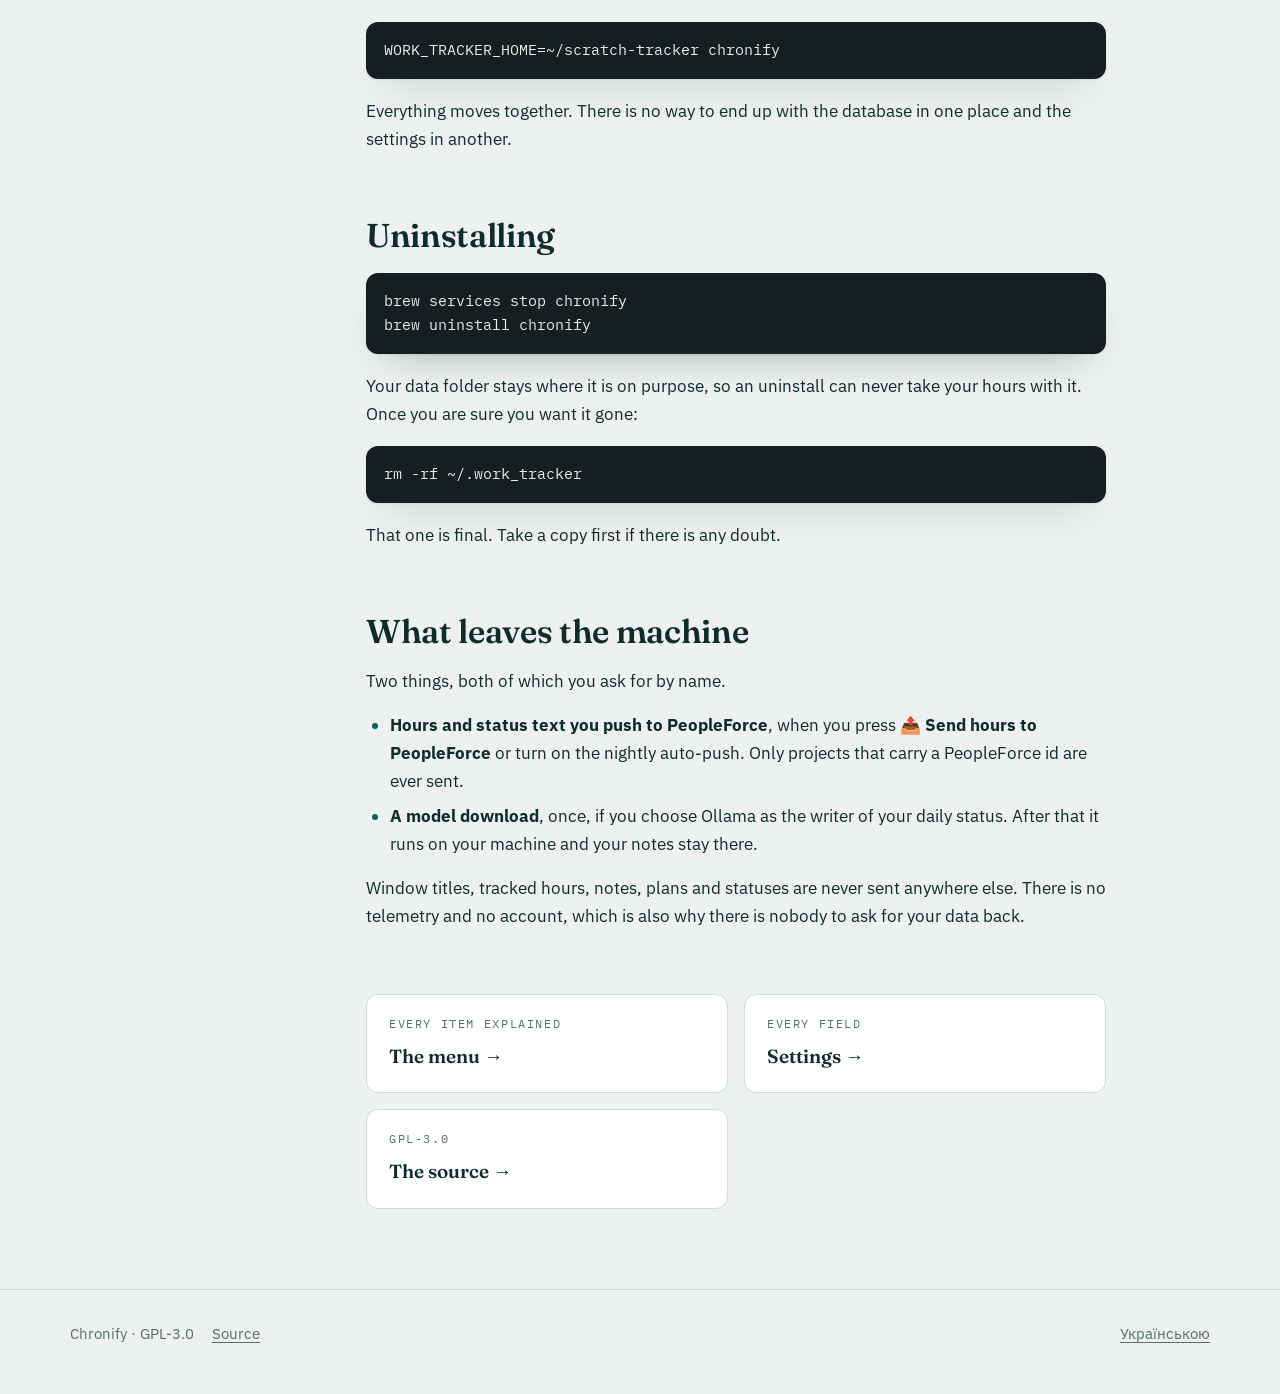
<file: docs/data.html>
<!doctype html>
<html lang="en">
<head>
<meta charset="utf-8">
<meta name="viewport" content="width=device-width, initial-scale=1">
<title>Your data · Chronify</title>
<meta name="description" content="What Chronify saves and where, how the tracking rules work, backups, updates and uninstalling.">
<link rel="preconnect" href="https://fonts.googleapis.com">
<link rel="preconnect" href="https://fonts.gstatic.com" crossorigin>
<link rel="stylesheet" href="https://fonts.googleapis.com/css2?family=Fraunces:opsz,wght@9..144,400;9..144,600&family=IBM+Plex+Mono:wght@400;500&family=IBM+Plex+Sans:wght@400;500;600&display=swap">
<link rel="stylesheet" href="assets/site.css">
</head>
<body>

<div class="wrap">
  <header class="topbar">
    <a class="brand" href="./">Chronify <span>⏱</span></a>
    <nav class="topnav">
      <a href="start.html">Quick start</a>
      <a href="menu.html">The menu</a>
      <a href="settings.html">Settings</a>
      <a href="data.html" aria-current="page">Your data</a>
      <a href="https://github.com/zepuff/Chronify">Source</a>
      <span class="langs">
        <a href="./" aria-current="true">EN</a><i>/</i><a href="uk/data.html">UK</a>
      </span>
    </nav>
  </header>

  <div class="page-title">
    <p class="eyebrow">Reference</p>
    <h1>Your data, and the rules that shape it</h1>
    <p>
      One folder holds everything. This page says what is in it, how the
      tracking rules work, and what to do when you update, move machine or walk
      away.
    </p>
  </div>
</div>

<main class="wrap">
  <div class="doc">

    <nav class="toc" aria-label="On this page">
      <p>On this page</p>
      <ul>
        <li><a href="#folder">The one folder</a></li>
        <li><a href="#files">What each file is</a></li>
        <li><a href="#rules">How a window becomes a task</a></li>
        <li><a href="#idle">What counts as working</a></li>
        <li><a href="#backup">Backups</a></li>
        <li><a href="#move">Moving to another Mac</a></li>
        <li><a href="#update">Updating</a></li>
        <li><a href="#elsewhere">Keeping data somewhere else</a></li>
        <li><a href="#remove">Uninstalling</a></li>
        <li><a href="#privacy">What leaves the machine</a></li>
      </ul>
    </nav>

    <div class="prose">

      <h2 id="folder">The one folder</h2>

      <p>
        Everything Chronify saves lives in <code>~/.work_tracker</code>. There
        is no database server, no cloud, no account. Open it from
        <b>⏱ → 📁 Show my data folder</b>, or from a terminal:
      </p>

      <pre><code>open ~/.work_tracker</code></pre>

      <div class="note">
        <p>
          <strong>Copy that folder and you have copied everything:</strong> your
          hours, your notes, your settings and every status you ever wrote.
        </p>
      </div>

      <h2 id="files">What each file is</h2>

      <div class="scroller">
        <table class="table">
          <thead>
            <tr><th>File</th><th>What it holds</th></tr>
          </thead>
          <tbody>
            <tr>
              <td>tracker.db</td>
              <td>The tracked time itself: every recorded stretch, the daily totals, and the archive of saved statuses. This is the file that matters most.</td>
            </tr>
            <tr>
              <td>config.yaml</td>
              <td>The rules that turn windows into task names, and the timing defaults. Created on the first run and never touched by upgrades, so your edits survive.</td>
            </tr>
            <tr>
              <td>profile.json</td>
              <td>Everything you typed into Settings. It wins over config.yaml wherever the two overlap.</td>
            </tr>
            <tr>
              <td>projects.json</td>
              <td>Your projects, with their PeopleForce ids and rates.</td>
            </tr>
            <tr>
              <td>settings.json</td>
              <td>The small running state: which project is active, which toggles are on, the current infrastructure line.</td>
            </tr>
            <tr>
              <td>tasks.json</td>
              <td>What you logged under ✅ What I did today.</td>
            </tr>
            <tr>
              <td>blockers.json</td>
              <td>Your open blockers.</td>
            </tr>
            <tr>
              <td>reminders.json</td>
              <td>Your notes to self.</td>
            </tr>
            <tr>
              <td>planner.json</td>
              <td>The plan for today, including what rolled over.</td>
            </tr>
            <tr>
              <td>alerts.json</td>
              <td>Timed reminders: the text, the time, the weekdays.</td>
            </tr>
            <tr>
              <td>history_export.md</td>
              <td>Rewritten every time you open 📝 Status history. Safe to delete.</td>
            </tr>
            <tr>
              <td>my_invoice_template.docx</td>
              <td>Your own invoice template, once you connect one.</td>
            </tr>
          </tbody>
        </table>
      </div>

      <h2 id="rules">How a window becomes a task</h2>

      <p>
        Every five seconds Chronify notes the frontmost window as one string,
        <code>app name — window title</code>, and runs your rules against it.
        The first rule that matches wins, and its task name is what gets
        recorded.
      </p>

      <p>The rules live at the bottom of <code>config.yaml</code>:</p>

      <pre><code>rules:
  - pattern: "(?i)(TASK-\\d+|[A-Z]+-\\d+)"
    task: "Ticket {1}"

  - pattern: "(?i)feature/([a-zA-Z0-9_-]+)"
    task: "Feature: {1}"

  - pattern: "(?i)jira|atlassian"
    task: "Jira"

  - pattern: "(?i)slack"
    task: "Meetings &amp; Chat"

  - pattern: "(?i)github\\.com|gitlab\\.com"
    task: "Code Review / Git"</code></pre>

      <p>
        <code>pattern</code> is a regular expression and <code>(?i)</code> makes
        it ignore case. Anything you capture in brackets is available in the
        task name as <code>{1}</code>, <code>{2}</code> and so on, which is how
        a tab called <code>TASK-482 · Fix the export dialog</code> ends up
        recorded as <b>Ticket TASK-482</b> rather than as Chrome.
      </p>

      <p>
        Order matters, because the first match wins. Put your specific rules
        above the broad ones.
      </p>

      <p>
        Anything that matches nothing is recorded under the app's own name, and
        apps listed under <code>ignore_apps</code> are never recorded at all.
      </p>

      <p>
        After editing, press <b>⏱ → 🔄 Reload rules</b>. There is no need to
        restart. The change applies to what is recorded from then on; time
        already logged keeps the names it was given.
      </p>

      <div class="note">
        <p>
          <strong>A good habit:</strong> open <b>📊 Where today went</b> after an
          hour of work. If the breakdown reads like your day, your rules are
          right. If everything is landing under one app name, a rule is missing.
        </p>
      </div>

      <h2 id="idle">What counts as working</h2>

      <p>
        The same file holds the timing. These are the defaults, and they are
        sensible enough that most people never touch them.
      </p>

      <div class="scroller">
        <table class="table">
          <thead>
            <tr><th>Setting</th><th>Default</th><th>What it does</th></tr>
          </thead>
          <tbody>
            <tr>
              <td>poll_interval</td><td>5</td>
              <td>Seconds between checks of the frontmost window.</td>
            </tr>
            <tr>
              <td>min_segment_seconds</td><td>8</td>
              <td>Shorter stretches are not stored, so flicking through tabs does not litter the log.</td>
            </tr>
            <tr>
              <td>idle_threshold_seconds</td><td>1500</td>
              <td>Time without keyboard or mouse before it stops counting. Twenty-five minutes by default.</td>
            </tr>
            <tr>
              <td>treat_media_as_active</td><td>true</td>
              <td>Counts a real call as work even with no typing. A video left in the foreground does not qualify.</td>
            </tr>
            <tr>
              <td>call_apps</td><td>zoom, meet, teams</td>
              <td>Apps that always count as an ongoing call.</td>
            </tr>
            <tr>
              <td>call_apps_conditional</td><td>slack</td>
              <td>Apps that count only when the window title says so, which is how a Slack huddle is told apart from Slack.</td>
            </tr>
            <tr>
              <td>alert_sound</td><td>Glass</td>
              <td>Sound for timed reminders. Any file from /System/Library/Sounds, or empty for silence.</td>
            </tr>
          </tbody>
        </table>
      </div>

      <h2 id="backup">Backups</h2>

      <p>
        There is nothing clever to do. Copy the folder:
      </p>

      <pre><code>cp -R ~/.work_tracker ~/Desktop/work_tracker-backup</code></pre>

      <p>
        If your home directory is already covered by Time Machine or a cloud
        drive, so is this. Restoring is the same move in reverse, with Chronify
        quit first.
      </p>

      <h2 id="move">Moving to another Mac</h2>

      <ol>
        <li>Install Chronify on the new machine and start it once, so the folder exists.</li>
        <li>Quit it from <b>⏱ → Quit</b>.</li>
        <li>Copy <code>~/.work_tracker</code> across, replacing what is there.</li>
        <li>Start it again and grant Screen Recording on the new machine.</li>
      </ol>

      <p>
        Your hours, projects, settings and statuses all come with you. The only
        thing that does not travel is the macOS permission, because that belongs
        to the machine.
      </p>

      <h2 id="update">Updating</h2>

      <pre><code>brew update &amp;&amp; brew upgrade chronify</code></pre>

      <p>Two things are worth knowing every time.</p>

      <div class="note warn">
        <p>
          <strong>Screen Recording may need granting again.</strong> macOS ties
          the permission to the exact binary, and a new version is a new binary.
          Nothing warns you: the app keeps running and your task names quietly
          become app names. Check <b>⚙️ Settings → Screen Recording</b> after an
          upgrade.
        </p>
        <p>
          <strong>Quit and start it again.</strong> Homebrew replaces the files
          on disk, but the copy already running in memory is the old one until
          you restart it.
        </p>
      </div>

      <p>
        Your data folder is not touched by any of this. <code>config.yaml</code>
        keeps your edits, and <code>profile.json</code> keeps everything you
        typed into Settings.
      </p>

      <h2 id="elsewhere">Keeping data somewhere else</h2>

      <p>
        Set <code>WORK_TRACKER_HOME</code> and Chronify uses that folder instead
        of <code>~/.work_tracker</code>. Useful for a second set of data, or for
        trying something out without touching the real one:
      </p>

      <pre><code>WORK_TRACKER_HOME=~/scratch-tracker chronify</code></pre>

      <p>
        Everything moves together. There is no way to end up with the database
        in one place and the settings in another.
      </p>

      <h2 id="remove">Uninstalling</h2>

      <pre><code>brew services stop chronify
brew uninstall chronify</code></pre>

      <p>
        Your data folder stays where it is on purpose, so an uninstall can never
        take your hours with it. Once you are sure you want it gone:
      </p>

      <pre><code>rm -rf ~/.work_tracker</code></pre>

      <p>
        That one is final. Take a copy first if there is any doubt.
      </p>

      <h2 id="privacy">What leaves the machine</h2>

      <p>
        Two things, both of which you ask for by name.
      </p>

      <ul>
        <li>
          <b>Hours and status text you push to PeopleForce</b>, when you press
          <b>📤 Send hours to PeopleForce</b> or turn on the nightly auto-push.
          Only projects that carry a PeopleForce id are ever sent.
        </li>
        <li>
          <b>A model download</b>, once, if you choose Ollama as the writer of
          your daily status. After that it runs on your machine and your notes
          stay there.
        </li>
      </ul>

      <p>
        Window titles, tracked hours, notes, plans and statuses are never sent
        anywhere else. There is no telemetry and no account, which is also why
        there is nobody to ask for your data back.
      </p>

      <div class="next">
        <a href="menu.html"><span>Every item explained</span><b>The menu →</b></a>
        <a href="settings.html"><span>Every field</span><b>Settings →</b></a>
        <a href="https://github.com/zepuff/Chronify"><span>GPL-3.0</span><b>The source →</b></a>
      </div>

    </div>
  </div>
</main>

<footer>
  <div class="wrap">
    <span>Chronify · GPL-3.0</span>
    <a href="https://github.com/zepuff/Chronify">Source</a>
    <span class="spacer"><a href="uk/data.html">Українською</a></span>
  </div>
</footer>

</body>
</html>
</file>
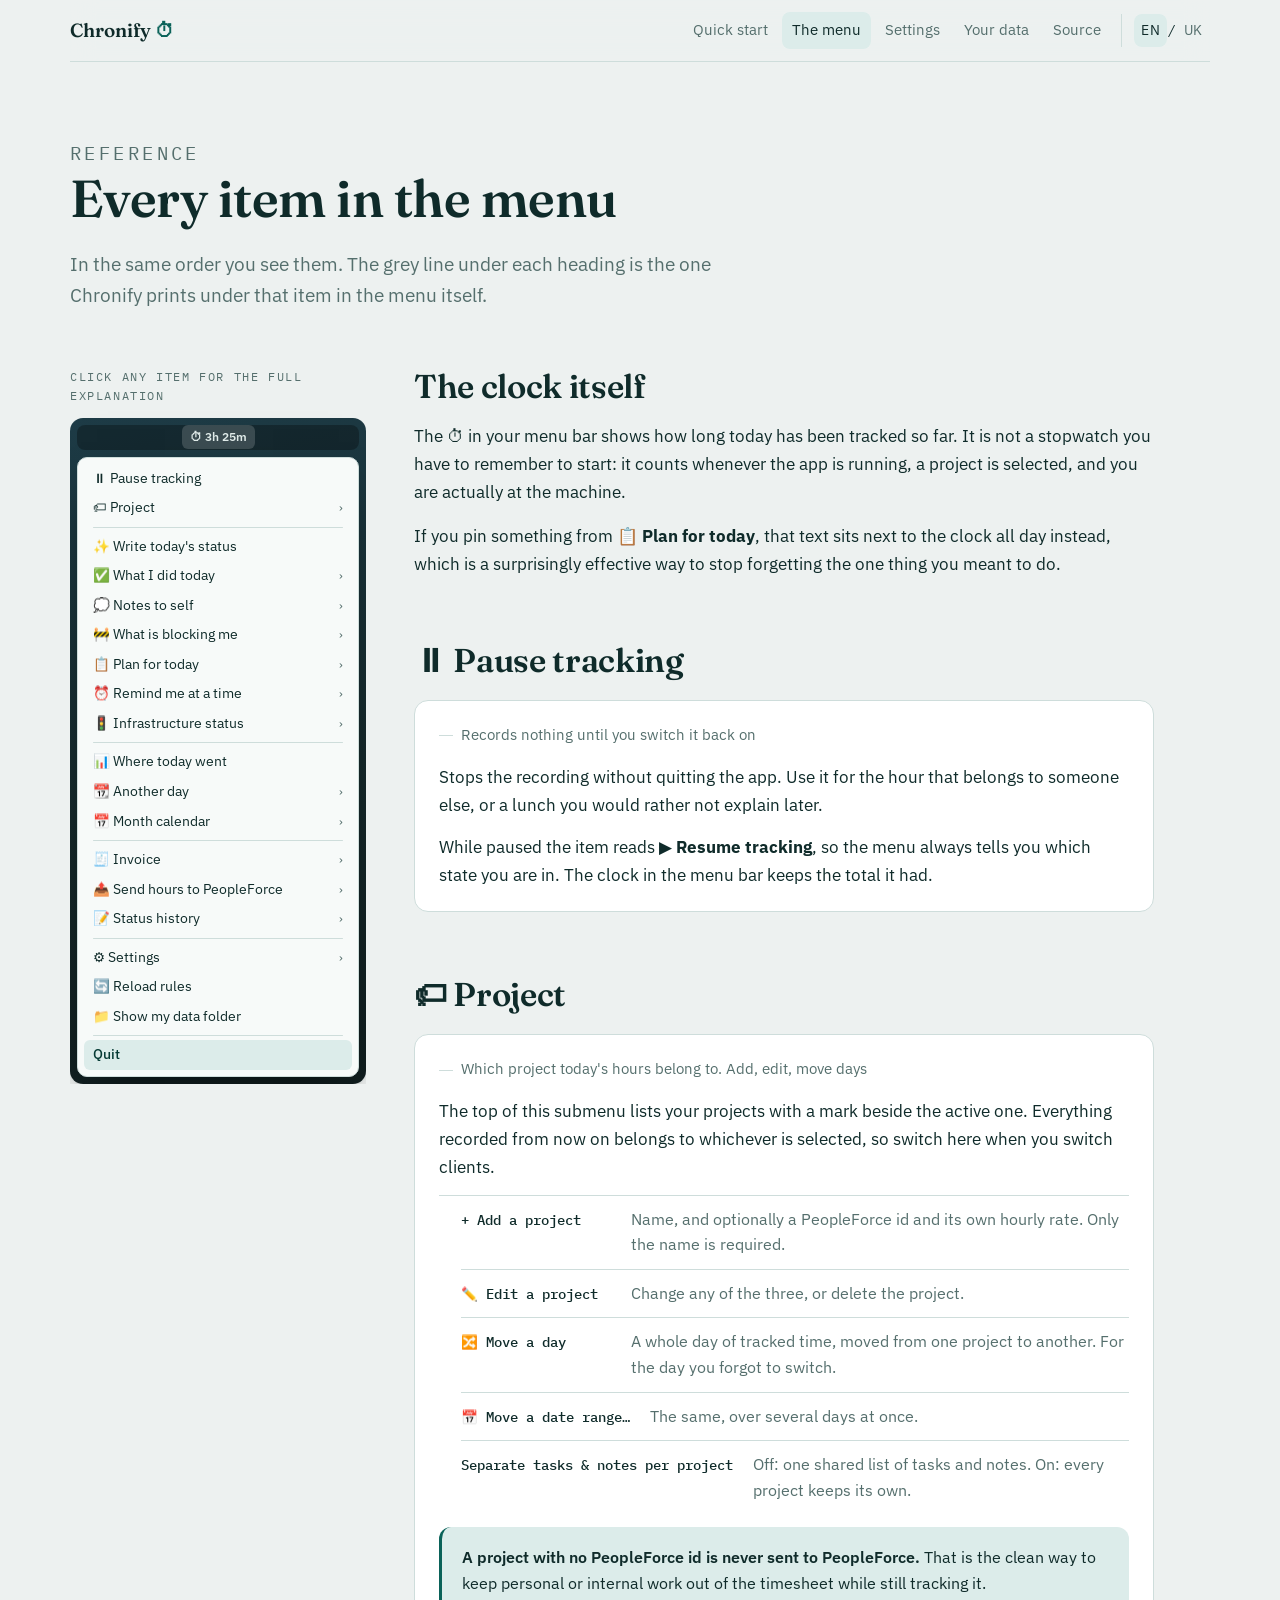
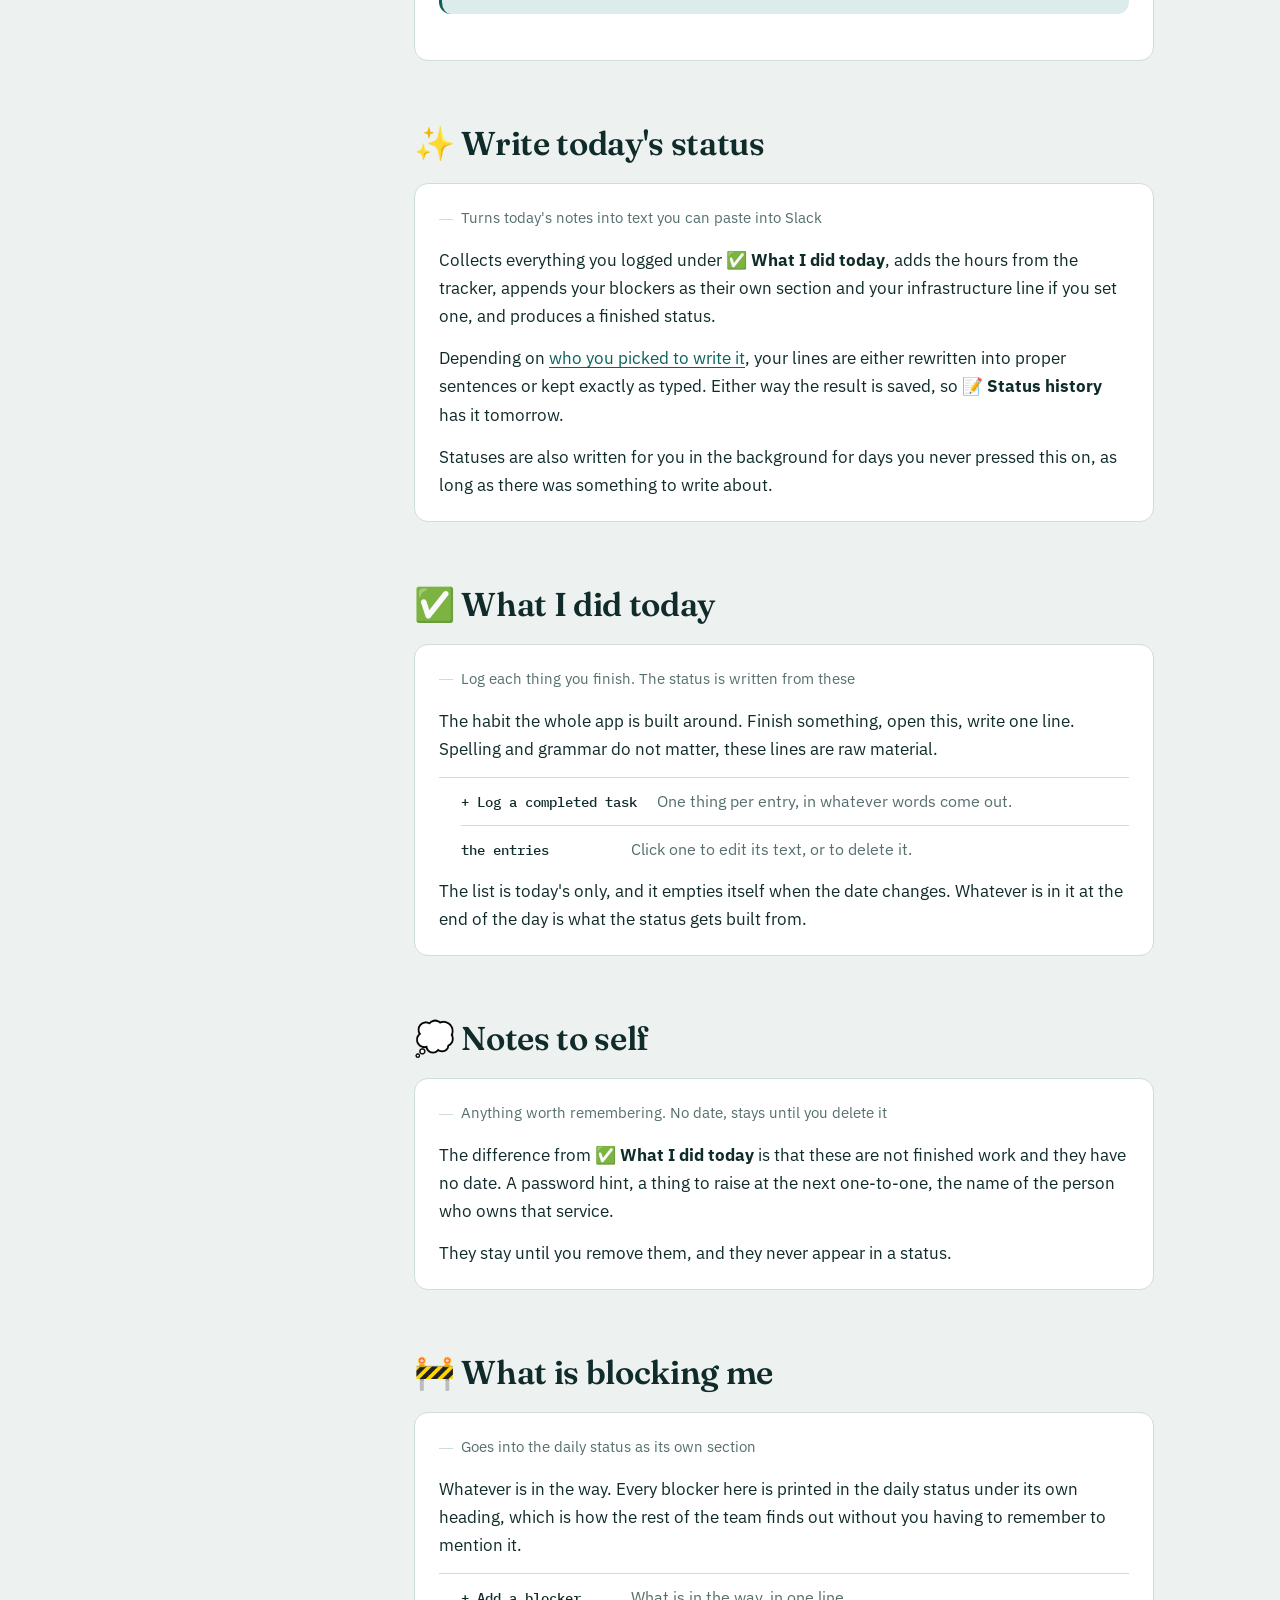
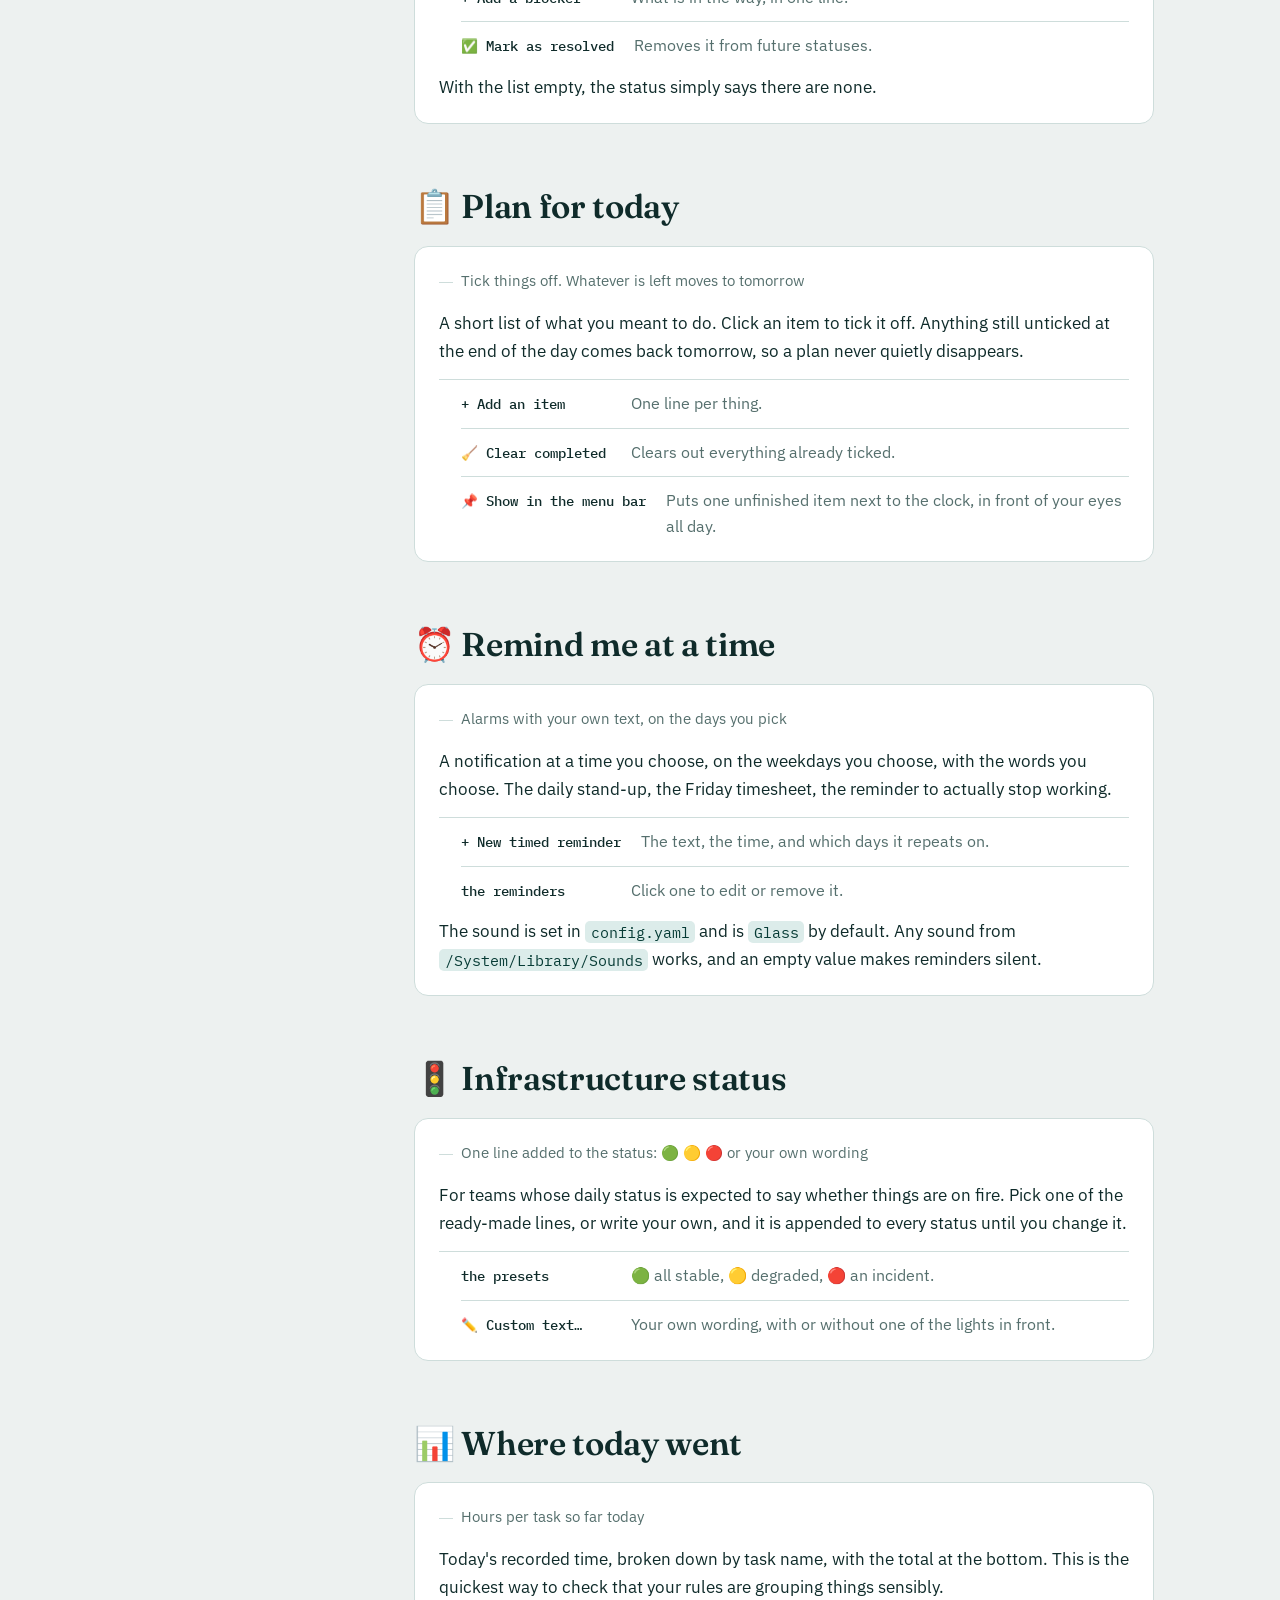
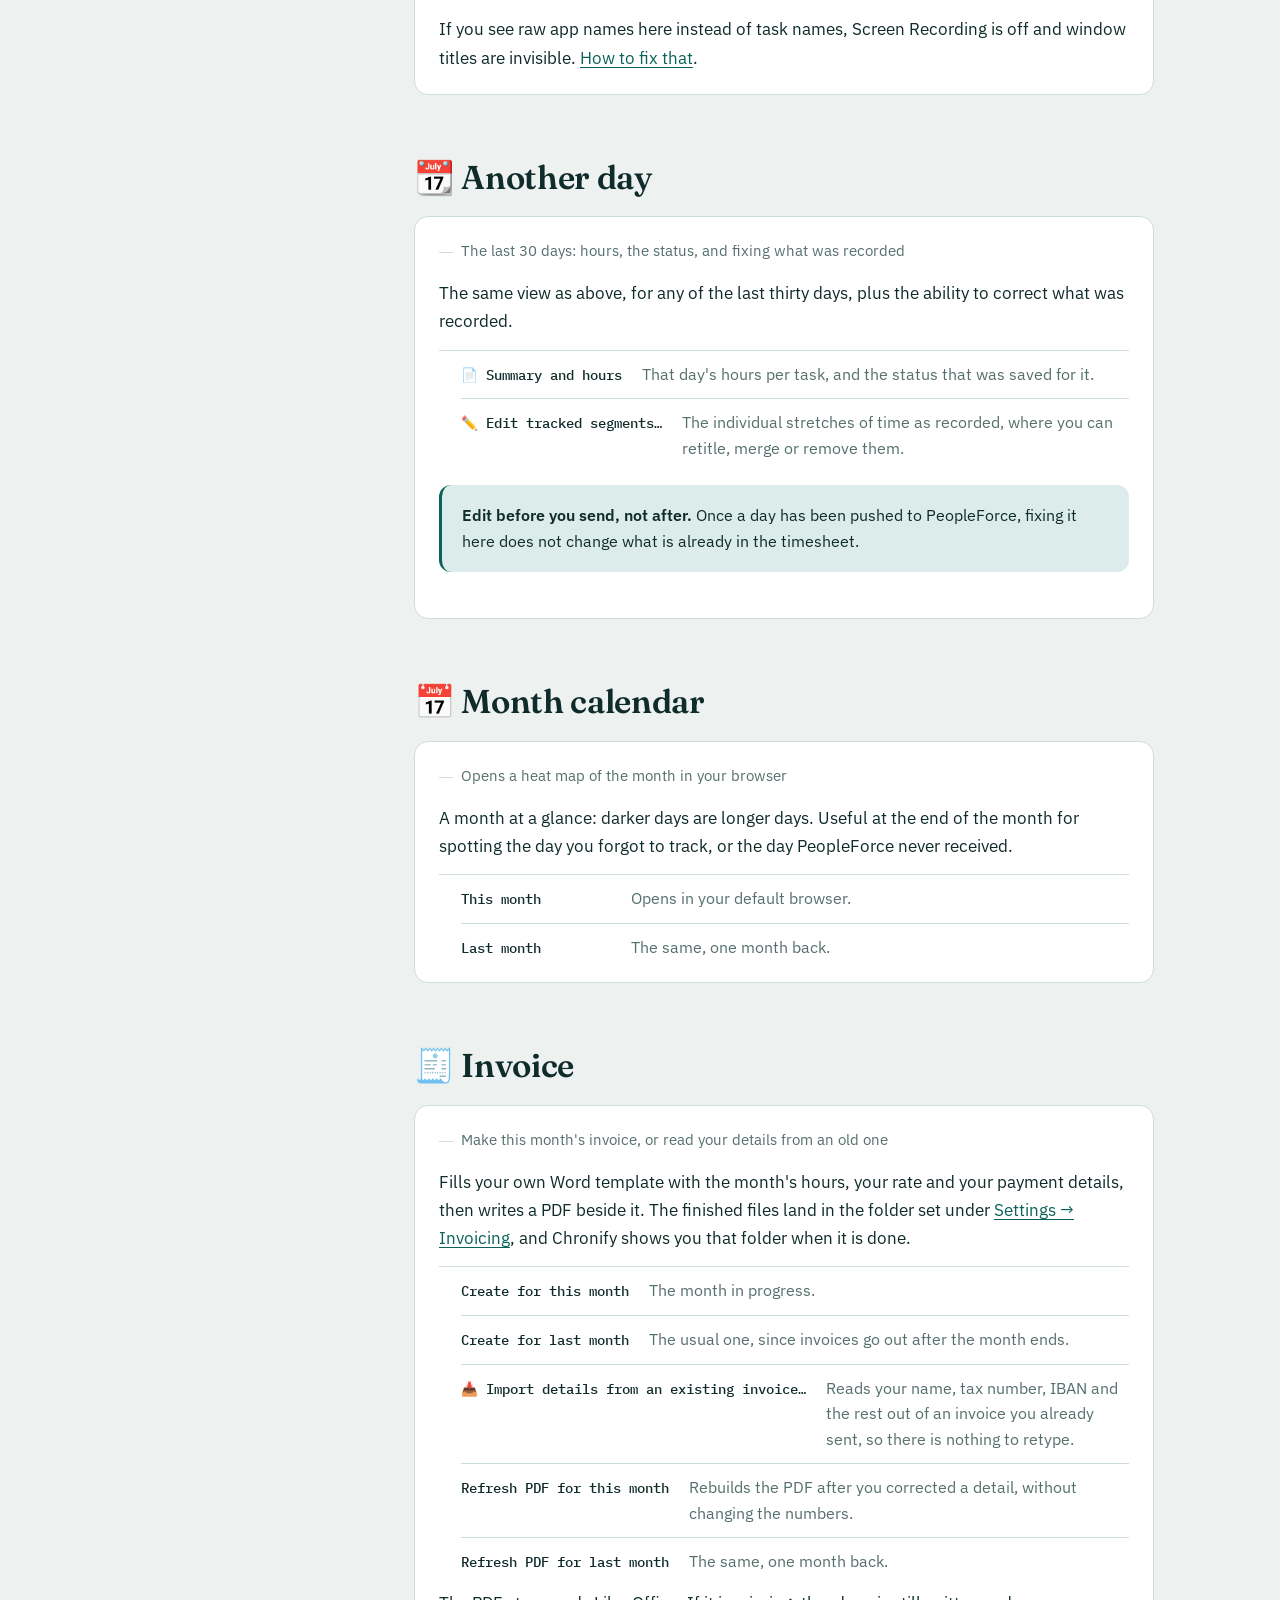
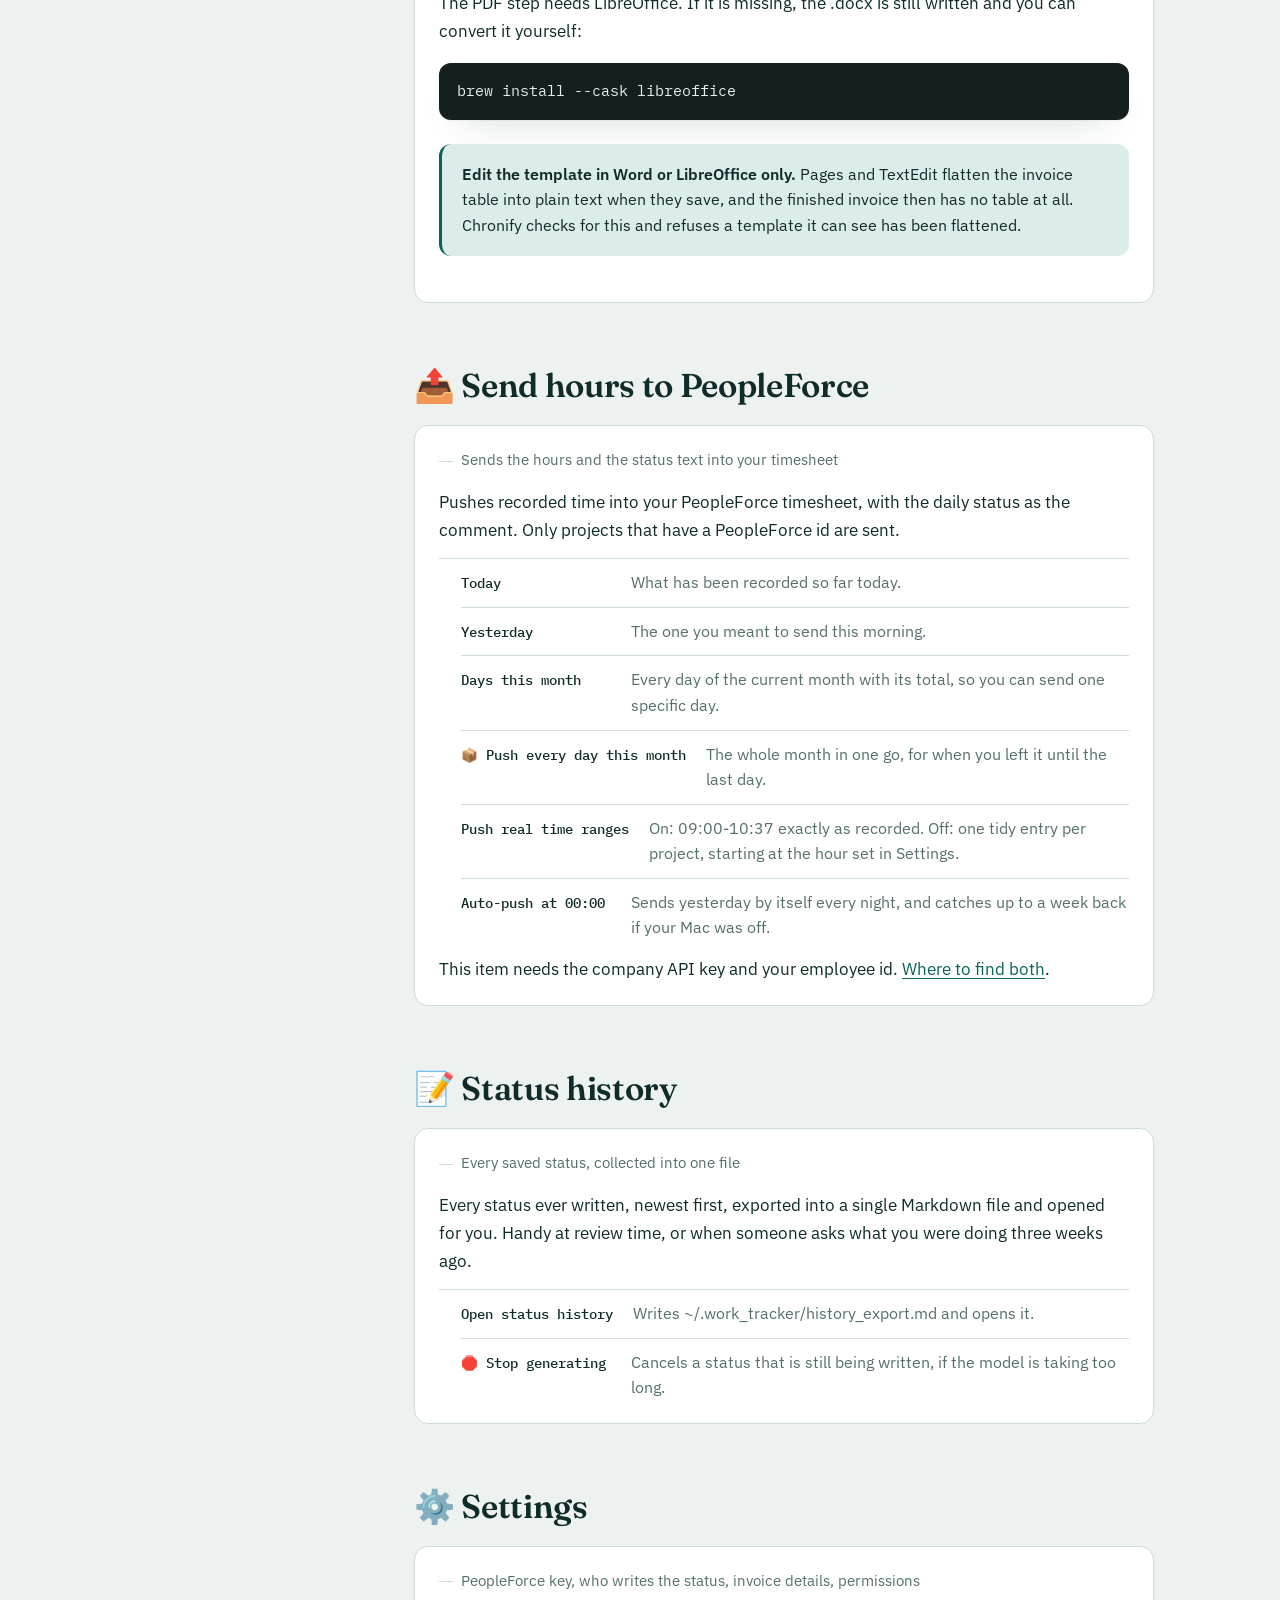
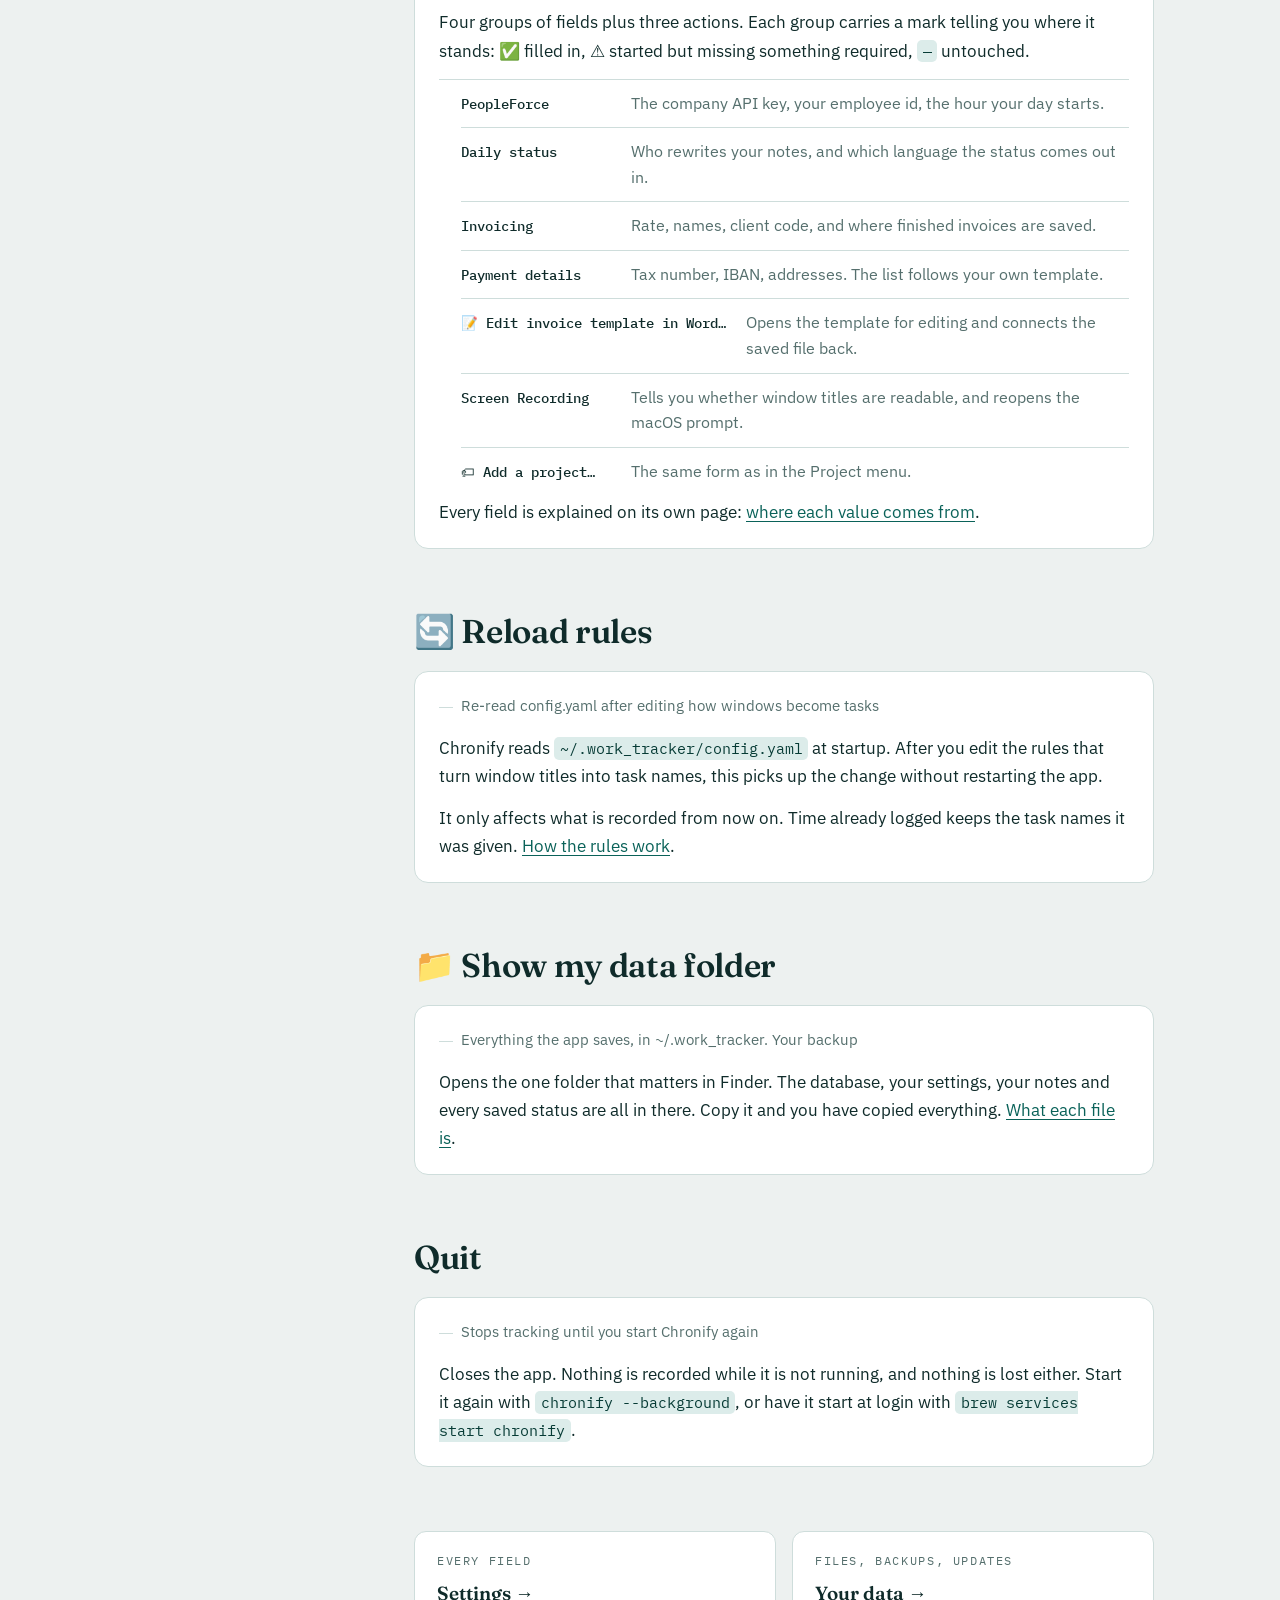
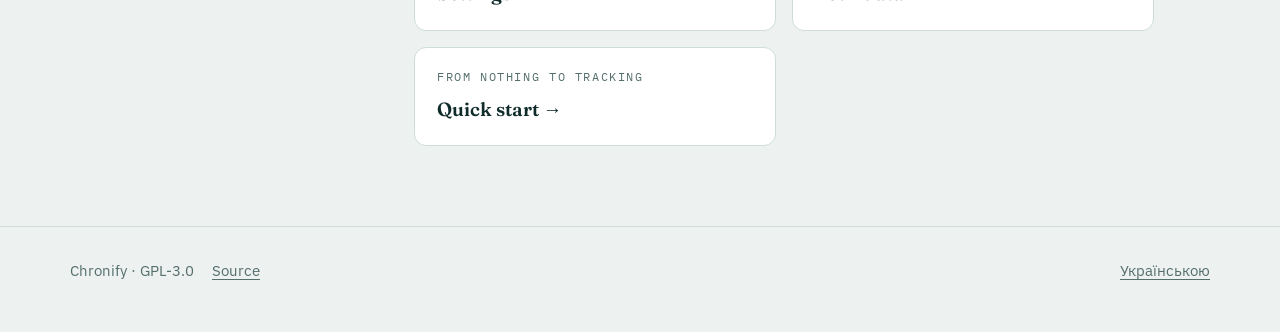
<file: docs/menu.html>
<!doctype html>
<html lang="en">
<head>
<meta charset="utf-8">
<meta name="viewport" content="width=device-width, initial-scale=1">
<title>The menu · Chronify</title>
<meta name="description" content="Every item in the Chronify menu bar, what it does, and what sits inside it.">
<link rel="preconnect" href="https://fonts.googleapis.com">
<link rel="preconnect" href="https://fonts.gstatic.com" crossorigin>
<link rel="stylesheet" href="https://fonts.googleapis.com/css2?family=Fraunces:opsz,wght@9..144,400;9..144,600&family=IBM+Plex+Mono:wght@400;500&family=IBM+Plex+Sans:wght@400;500;600&display=swap">
<link rel="stylesheet" href="assets/site.css">
</head>
<body>

<div class="wrap">
  <header class="topbar">
    <a class="brand" href="./">Chronify <span>⏱</span></a>
    <nav class="topnav">
      <a href="start.html">Quick start</a>
      <a href="menu.html" aria-current="page">The menu</a>
      <a href="settings.html">Settings</a>
      <a href="data.html">Your data</a>
      <a href="https://github.com/zepuff/Chronify">Source</a>
      <span class="langs">
        <a href="./" aria-current="true">EN</a><i>/</i><a href="uk/menu.html">UK</a>
      </span>
    </nav>
  </header>

  <div class="page-title">
    <p class="eyebrow">Reference</p>
    <h1>Every item in the menu</h1>
    <p>
      In the same order you see them. The grey line under each heading is the
      one Chronify prints under that item in the menu itself.
    </p>
  </div>
</div>

<main class="wrap">
  <div class="doc">

    <nav class="menu-nav" aria-label="Click any item for the full explanation">
      <p class="menu-nav-caption">Click any item for the full explanation</p>
      <div class="mock">
        <div class="mock-bar">
          <a class="tracker" href="#clock" title="The clock itself">⏱ 3h 25m</a>
        </div>
        <div class="dropdown">
          <ul>
            <li><a href="#pause"><span class="grow">⏸ Pause tracking</span></a></li>
            <li><a href="#project"><span class="grow">🏷 Project</span><span class="chev">›</span></a></li>
            <li class="sep"></li>
            <li><a href="#status"><span class="grow">✨ Write today's status</span></a></li>
            <li><a href="#tasks"><span class="grow">✅ What I did today</span><span class="chev">›</span></a></li>
            <li><a href="#notes"><span class="grow">💭 Notes to self</span><span class="chev">›</span></a></li>
            <li><a href="#blockers"><span class="grow">🚧 What is blocking me</span><span class="chev">›</span></a></li>
            <li><a href="#plan"><span class="grow">📋 Plan for today</span><span class="chev">›</span></a></li>
            <li><a href="#alerts"><span class="grow">⏰ Remind me at a time</span><span class="chev">›</span></a></li>
            <li><a href="#infra"><span class="grow">🚦 Infrastructure status</span><span class="chev">›</span></a></li>
            <li class="sep"></li>
            <li><a href="#stats"><span class="grow">📊 Where today went</span></a></li>
            <li><a href="#day"><span class="grow">📆 Another day</span><span class="chev">›</span></a></li>
            <li><a href="#calendar"><span class="grow">📅 Month calendar</span><span class="chev">›</span></a></li>
            <li class="sep"></li>
            <li><a href="#invoice"><span class="grow">🧾 Invoice</span><span class="chev">›</span></a></li>
            <li><a href="#push"><span class="grow">📤 Send hours to PeopleForce</span><span class="chev">›</span></a></li>
            <li><a href="#history"><span class="grow">📝 Status history</span><span class="chev">›</span></a></li>
            <li class="sep"></li>
            <li><a href="#settings"><span class="grow">⚙️ Settings</span><span class="chev">›</span></a></li>
            <li><a href="#reload"><span class="grow">🔄 Reload rules</span></a></li>
            <li><a href="#folder"><span class="grow">📁 Show my data folder</span></a></li>
            <li class="sep"></li>
            <li><a href="#quit"><span class="grow">Quit</span></a></li>
          </ul>
        </div>
      </div>
    </nav>

    <div class="prose">

      <h2 id="clock">The clock itself</h2>

      <p>
        The ⏱ in your menu bar shows how long today has been tracked so far. It
        is not a stopwatch you have to remember to start: it counts whenever the
        app is running, a project is selected, and you are actually at the
        machine.
      </p>

      <p>
        If you pin something from <b>📋 Plan for today</b>, that text sits next
        to the clock all day instead, which is a surprisingly effective way to
        stop forgetting the one thing you meant to do.
      </p>

      <h2 id="pause">⏸ Pause tracking</h2>

      <div class="entry">
        <p class="said">Records nothing until you switch it back on</p>
        <p>
          Stops the recording without quitting the app. Use it for the hour that
          belongs to someone else, or a lunch you would rather not explain later.
        </p>
        <p>
          While paused the item reads <b>▶️ Resume tracking</b>, so the menu
          always tells you which state you are in. The clock in the menu bar
          keeps the total it had.
        </p>
      </div>

      <h2 id="project">🏷 Project</h2>

      <div class="entry">
        <p class="said">Which project today's hours belong to. Add, edit, move days</p>
        <p>
          The top of this submenu lists your projects with a mark beside the
          active one. Everything recorded from now on belongs to whichever is
          selected, so switch here when you switch clients.
        </p>
        <ul class="sub-items">
          <li><b>+ Add a project</b><span>Name, and optionally a PeopleForce id and its own hourly rate. Only the name is required.</span></li>
          <li><b>✏️ Edit a project</b><span>Change any of the three, or delete the project.</span></li>
          <li><b>🔀 Move a day</b><span>A whole day of tracked time, moved from one project to another. For the day you forgot to switch.</span></li>
          <li><b>📅 Move a date range…</b><span>The same, over several days at once.</span></li>
          <li><b>Separate tasks &amp; notes per project</b><span>Off: one shared list of tasks and notes. On: every project keeps its own.</span></li>
        </ul>
        <div class="note">
          <p>
            <strong>A project with no PeopleForce id is never sent to
            PeopleForce.</strong> That is the clean way to keep personal or
            internal work out of the timesheet while still tracking it.
          </p>
        </div>
      </div>

      <h2 id="status">✨ Write today's status</h2>

      <div class="entry">
        <p class="said">Turns today's notes into text you can paste into Slack</p>
        <p>
          Collects everything you logged under <b>✅ What I did today</b>, adds
          the hours from the tracker, appends your blockers as their own section
          and your infrastructure line if you set one, and produces a finished
          status.
        </p>
        <p>
          Depending on <a href="settings.html#status">who you picked to write
          it</a>, your lines are either rewritten into proper sentences or kept
          exactly as typed. Either way the result is saved, so
          <b>📝 Status history</b> has it tomorrow.
        </p>
        <p>
          Statuses are also written for you in the background for days you never
          pressed this on, as long as there was something to write about.
        </p>
      </div>

      <h2 id="tasks">✅ What I did today</h2>

      <div class="entry">
        <p class="said">Log each thing you finish. The status is written from these</p>
        <p>
          The habit the whole app is built around. Finish something, open this,
          write one line. Spelling and grammar do not matter, these lines are
          raw material.
        </p>
        <ul class="sub-items">
          <li><b>+ Log a completed task</b><span>One thing per entry, in whatever words come out.</span></li>
          <li><b>the entries</b><span>Click one to edit its text, or to delete it.</span></li>
        </ul>
        <p>
          The list is today's only, and it empties itself when the date changes.
          Whatever is in it at the end of the day is what the status gets built
          from.
        </p>
      </div>

      <h2 id="notes">💭 Notes to self</h2>

      <div class="entry">
        <p class="said">Anything worth remembering. No date, stays until you delete it</p>
        <p>
          The difference from <b>✅ What I did today</b> is that these are not
          finished work and they have no date. A password hint, a thing to raise
          at the next one-to-one, the name of the person who owns that service.
        </p>
        <p>
          They stay until you remove them, and they never appear in a status.
        </p>
      </div>

      <h2 id="blockers">🚧 What is blocking me</h2>

      <div class="entry">
        <p class="said">Goes into the daily status as its own section</p>
        <p>
          Whatever is in the way. Every blocker here is printed in the daily
          status under its own heading, which is how the rest of the team finds
          out without you having to remember to mention it.
        </p>
        <ul class="sub-items">
          <li><b>+ Add a blocker</b><span>What is in the way, in one line.</span></li>
          <li><b>✅ Mark as resolved</b><span>Removes it from future statuses.</span></li>
        </ul>
        <p>
          With the list empty, the status simply says there are none.
        </p>
      </div>

      <h2 id="plan">📋 Plan for today</h2>

      <div class="entry">
        <p class="said">Tick things off. Whatever is left moves to tomorrow</p>
        <p>
          A short list of what you meant to do. Click an item to tick it off.
          Anything still unticked at the end of the day comes back tomorrow, so
          a plan never quietly disappears.
        </p>
        <ul class="sub-items">
          <li><b>+ Add an item</b><span>One line per thing.</span></li>
          <li><b>🧹 Clear completed</b><span>Clears out everything already ticked.</span></li>
          <li><b>📌 Show in the menu bar</b><span>Puts one unfinished item next to the clock, in front of your eyes all day.</span></li>
        </ul>
      </div>

      <h2 id="alerts">⏰ Remind me at a time</h2>

      <div class="entry">
        <p class="said">Alarms with your own text, on the days you pick</p>
        <p>
          A notification at a time you choose, on the weekdays you choose, with
          the words you choose. The daily stand-up, the Friday timesheet, the
          reminder to actually stop working.
        </p>
        <ul class="sub-items">
          <li><b>+ New timed reminder</b><span>The text, the time, and which days it repeats on.</span></li>
          <li><b>the reminders</b><span>Click one to edit or remove it.</span></li>
        </ul>
        <p>
          The sound is set in <code>config.yaml</code> and is
          <code>Glass</code> by default. Any sound from
          <code>/System/Library/Sounds</code> works, and an empty value makes
          reminders silent.
        </p>
      </div>

      <h2 id="infra">🚦 Infrastructure status</h2>

      <div class="entry">
        <p class="said">One line added to the status: 🟢 🟡 🔴 or your own wording</p>
        <p>
          For teams whose daily status is expected to say whether things are on
          fire. Pick one of the ready-made lines, or write your own, and it is
          appended to every status until you change it.
        </p>
        <ul class="sub-items">
          <li><b>the presets</b><span>🟢 all stable, 🟡 degraded, 🔴 an incident.</span></li>
          <li><b>✏️ Custom text…</b><span>Your own wording, with or without one of the lights in front.</span></li>
        </ul>
      </div>

      <h2 id="stats">📊 Where today went</h2>

      <div class="entry">
        <p class="said">Hours per task so far today</p>
        <p>
          Today's recorded time, broken down by task name, with the total at the
          bottom. This is the quickest way to check that your rules are grouping
          things sensibly.
        </p>
        <p>
          If you see raw app names here instead of task names, Screen Recording
          is off and window titles are invisible.
          <a href="start.html#permission">How to fix that</a>.
        </p>
      </div>

      <h2 id="day">📆 Another day</h2>

      <div class="entry">
        <p class="said">The last 30 days: hours, the status, and fixing what was recorded</p>
        <p>
          The same view as above, for any of the last thirty days, plus the
          ability to correct what was recorded.
        </p>
        <ul class="sub-items">
          <li><b>📄 Summary and hours</b><span>That day's hours per task, and the status that was saved for it.</span></li>
          <li><b>✏️ Edit tracked segments…</b><span>The individual stretches of time as recorded, where you can retitle, merge or remove them.</span></li>
        </ul>
        <div class="note">
          <p>
            <strong>Edit before you send, not after.</strong> Once a day has
            been pushed to PeopleForce, fixing it here does not change what is
            already in the timesheet.
          </p>
        </div>
      </div>

      <h2 id="calendar">📅 Month calendar</h2>

      <div class="entry">
        <p class="said">Opens a heat map of the month in your browser</p>
        <p>
          A month at a glance: darker days are longer days. Useful at the end of
          the month for spotting the day you forgot to track, or the day
          PeopleForce never received.
        </p>
        <ul class="sub-items">
          <li><b>This month</b><span>Opens in your default browser.</span></li>
          <li><b>Last month</b><span>The same, one month back.</span></li>
        </ul>
      </div>

      <h2 id="invoice">🧾 Invoice</h2>

      <div class="entry">
        <p class="said">Make this month's invoice, or read your details from an old one</p>
        <p>
          Fills your own Word template with the month's hours, your rate and
          your payment details, then writes a PDF beside it. The finished files
          land in the folder set under
          <a href="settings.html#invoice">Settings → Invoicing</a>, and Chronify
          shows you that folder when it is done.
        </p>
        <ul class="sub-items">
          <li><b>Create for this month</b><span>The month in progress.</span></li>
          <li><b>Create for last month</b><span>The usual one, since invoices go out after the month ends.</span></li>
          <li><b>📥 Import details from an existing invoice…</b><span>Reads your name, tax number, IBAN and the rest out of an invoice you already sent, so there is nothing to retype.</span></li>
          <li><b>Refresh PDF for this month</b><span>Rebuilds the PDF after you corrected a detail, without changing the numbers.</span></li>
          <li><b>Refresh PDF for last month</b><span>The same, one month back.</span></li>
        </ul>
        <p>
          The PDF step needs LibreOffice. If it is missing, the .docx is still
          written and you can convert it yourself:
        </p>
        <pre><code>brew install --cask libreoffice</code></pre>
        <div class="note">
          <p>
            <strong>Edit the template in Word or LibreOffice only.</strong>
            Pages and TextEdit flatten the invoice table into plain text when
            they save, and the finished invoice then has no table at all.
            Chronify checks for this and refuses a template it can see has been
            flattened.
          </p>
        </div>
      </div>

      <h2 id="push">📤 Send hours to PeopleForce</h2>

      <div class="entry">
        <p class="said">Sends the hours and the status text into your timesheet</p>
        <p>
          Pushes recorded time into your PeopleForce timesheet, with the daily
          status as the comment. Only projects that have a PeopleForce id are
          sent.
        </p>
        <ul class="sub-items">
          <li><b>Today</b><span>What has been recorded so far today.</span></li>
          <li><b>Yesterday</b><span>The one you meant to send this morning.</span></li>
          <li><b>Days this month</b><span>Every day of the current month with its total, so you can send one specific day.</span></li>
          <li><b>📦 Push every day this month</b><span>The whole month in one go, for when you left it until the last day.</span></li>
          <li><b>Push real time ranges</b><span>On: 09:00-10:37 exactly as recorded. Off: one tidy entry per project, starting at the hour set in Settings.</span></li>
          <li><b>Auto-push at 00:00</b><span>Sends yesterday by itself every night, and catches up to a week back if your Mac was off.</span></li>
        </ul>
        <p>
          This item needs the company API key and your employee id.
          <a href="settings.html#peopleforce">Where to find both</a>.
        </p>
      </div>

      <h2 id="history">📝 Status history</h2>

      <div class="entry">
        <p class="said">Every saved status, collected into one file</p>
        <p>
          Every status ever written, newest first, exported into a single
          Markdown file and opened for you. Handy at review time, or when
          someone asks what you were doing three weeks ago.
        </p>
        <ul class="sub-items">
          <li><b>Open status history</b><span>Writes ~/.work_tracker/history_export.md and opens it.</span></li>
          <li><b>🛑 Stop generating</b><span>Cancels a status that is still being written, if the model is taking too long.</span></li>
        </ul>
      </div>

      <h2 id="settings">⚙️ Settings</h2>

      <div class="entry">
        <p class="said">PeopleForce key, who writes the status, invoice details, permissions</p>
        <p>
          Four groups of fields plus three actions. Each group carries a mark
          telling you where it stands: ✅ filled in, ⚠️ started but missing
          something required, <code>—</code> untouched.
        </p>
        <ul class="sub-items">
          <li><b>PeopleForce</b><span>The company API key, your employee id, the hour your day starts.</span></li>
          <li><b>Daily status</b><span>Who rewrites your notes, and which language the status comes out in.</span></li>
          <li><b>Invoicing</b><span>Rate, names, client code, and where finished invoices are saved.</span></li>
          <li><b>Payment details</b><span>Tax number, IBAN, addresses. The list follows your own template.</span></li>
          <li><b>📝 Edit invoice template in Word…</b><span>Opens the template for editing and connects the saved file back.</span></li>
          <li><b>Screen Recording</b><span>Tells you whether window titles are readable, and reopens the macOS prompt.</span></li>
          <li><b>🏷 Add a project…</b><span>The same form as in the Project menu.</span></li>
        </ul>
        <p>
          Every field is explained on its own page:
          <a href="settings.html">where each value comes from</a>.
        </p>
      </div>

      <h2 id="reload">🔄 Reload rules</h2>

      <div class="entry">
        <p class="said">Re-read config.yaml after editing how windows become tasks</p>
        <p>
          Chronify reads <code>~/.work_tracker/config.yaml</code> at startup.
          After you edit the rules that turn window titles into task names, this
          picks up the change without restarting the app.
        </p>
        <p>
          It only affects what is recorded from now on. Time already logged
          keeps the task names it was given.
          <a href="data.html#rules">How the rules work</a>.
        </p>
      </div>

      <h2 id="folder">📁 Show my data folder</h2>

      <div class="entry">
        <p class="said">Everything the app saves, in ~/.work_tracker. Your backup</p>
        <p>
          Opens the one folder that matters in Finder. The database, your
          settings, your notes and every saved status are all in there.
          Copy it and you have copied everything.
          <a href="data.html">What each file is</a>.
        </p>
      </div>

      <h2 id="quit">Quit</h2>

      <div class="entry">
        <p class="said">Stops tracking until you start Chronify again</p>
        <p>
          Closes the app. Nothing is recorded while it is not running, and
          nothing is lost either. Start it again with
          <code>chronify --background</code>, or have it start at login with
          <code>brew services start chronify</code>.
        </p>
      </div>

      <div class="next">
        <a href="settings.html"><span>Every field</span><b>Settings →</b></a>
        <a href="data.html"><span>Files, backups, updates</span><b>Your data →</b></a>
        <a href="start.html"><span>From nothing to tracking</span><b>Quick start →</b></a>
      </div>

    </div>
  </div>
</main>

<footer>
  <div class="wrap">
    <span>Chronify · GPL-3.0</span>
    <a href="https://github.com/zepuff/Chronify">Source</a>
    <span class="spacer"><a href="uk/menu.html">Українською</a></span>
  </div>
</footer>


<script>
(function () {
  var links = Array.prototype.slice.call(
    document.querySelectorAll('.menu-nav a[href^="#"]'));
  if (!links.length || !('IntersectionObserver' in window)) return;

  var byId = {};
  links.forEach(function (a) { byId[a.getAttribute('href').slice(1)] = a; });

  var targets = Object.keys(byId)
    .map(function (id) { return document.getElementById(id); })
    .filter(Boolean);

  var current = null;
  function mark(id) {
    if (current === id) return;
    links.forEach(function (a) { a.removeAttribute('aria-current'); });
    if (byId[id]) {
      byId[id].setAttribute('aria-current', 'true');
      current = id;
    }
  }

  var seen = {};
  var io = new IntersectionObserver(function (entries) {
    entries.forEach(function (e) { seen[e.target.id] = e.isIntersecting; });
    for (var i = 0; i < targets.length; i++) {
      if (seen[targets[i].id]) { mark(targets[i].id); return; }
    }
  }, { rootMargin: '-80px 0px -65% 0px', threshold: 0 });

  targets.forEach(function (el) { io.observe(el); });
})();
</script>
</body>
</html>
</file>
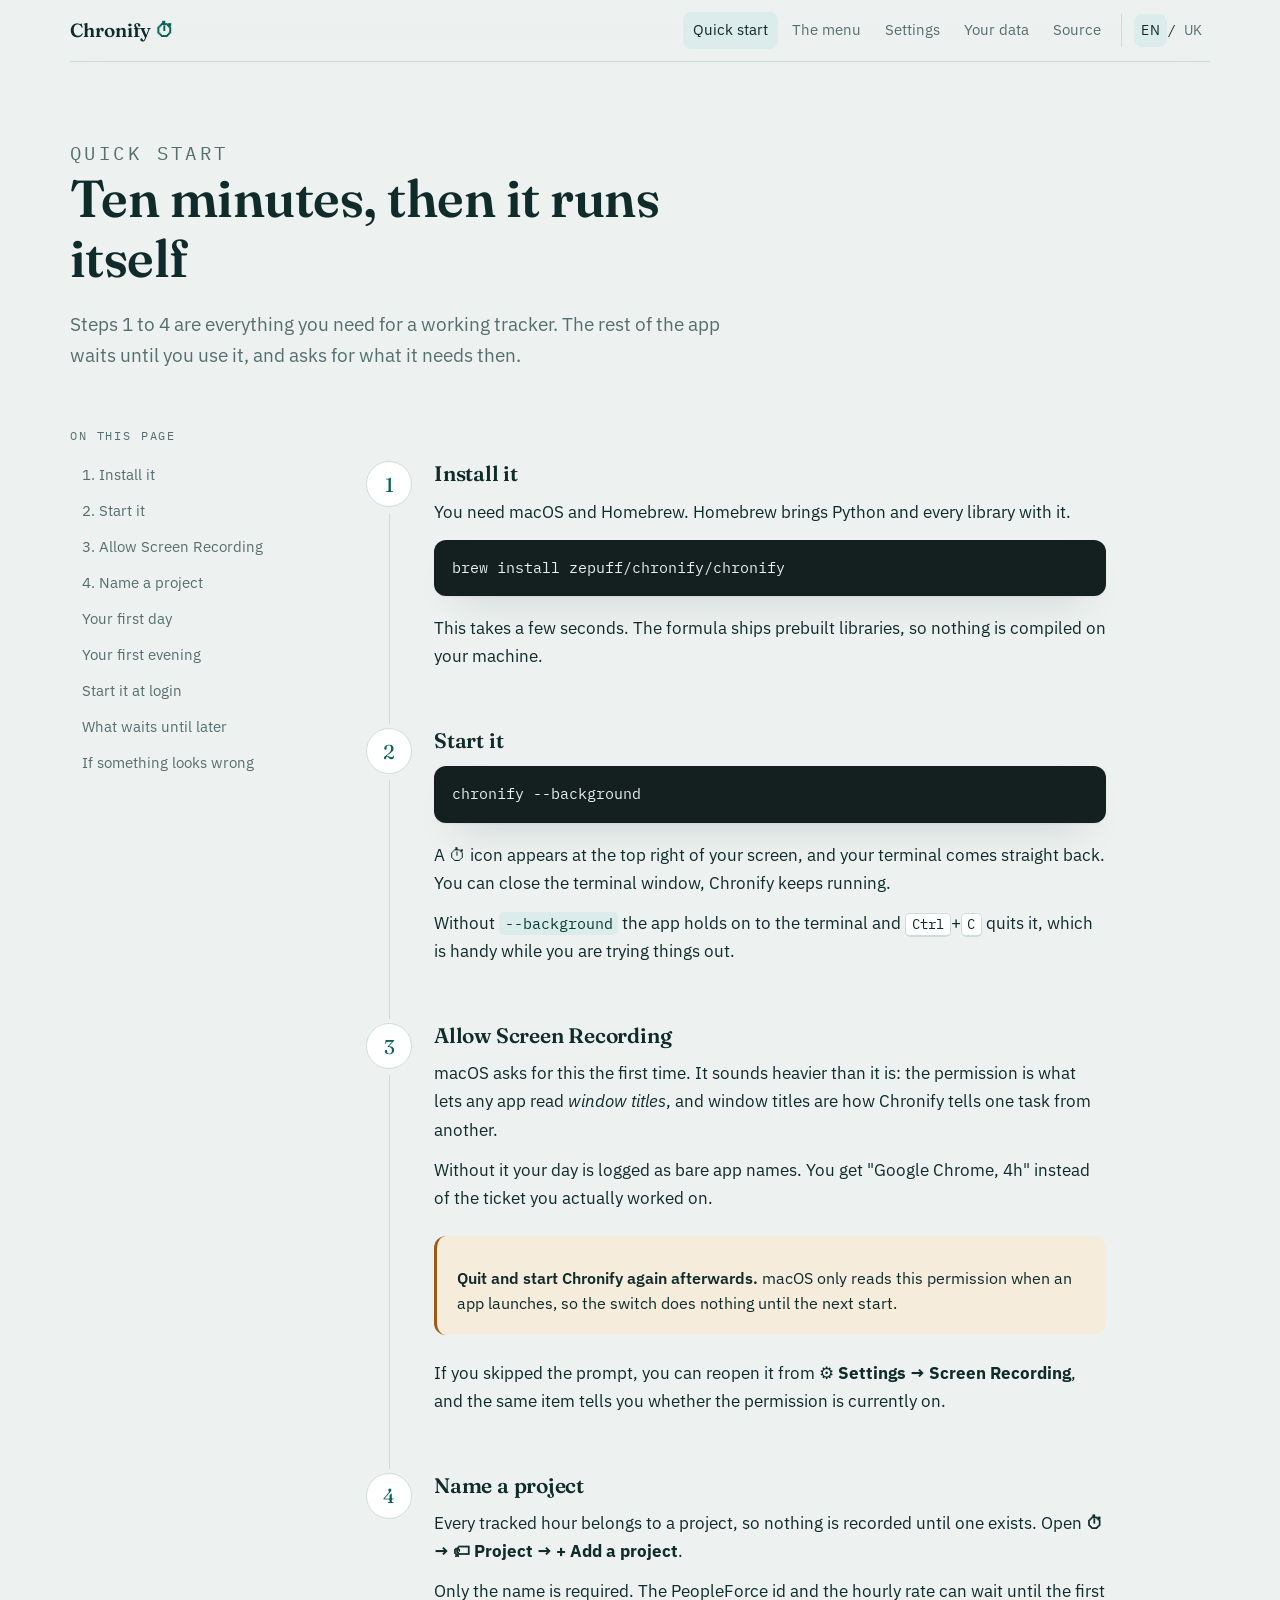
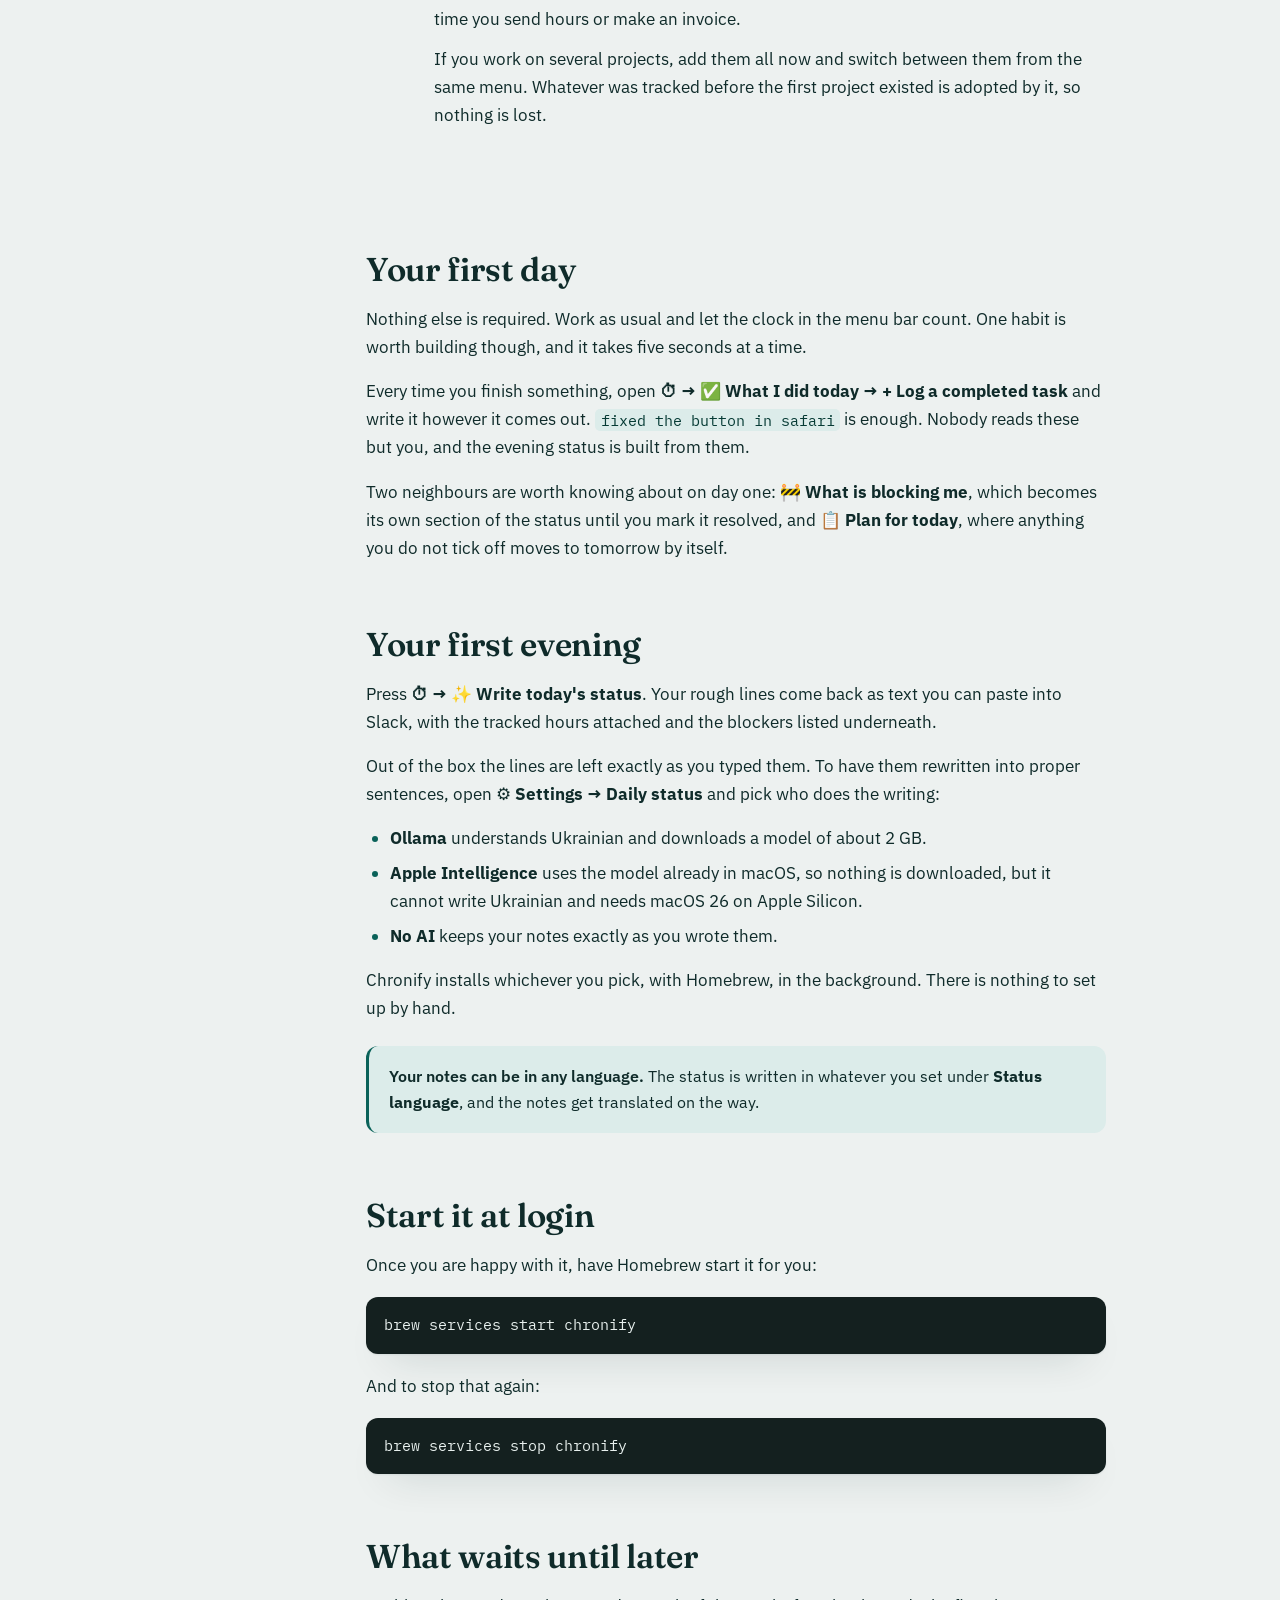
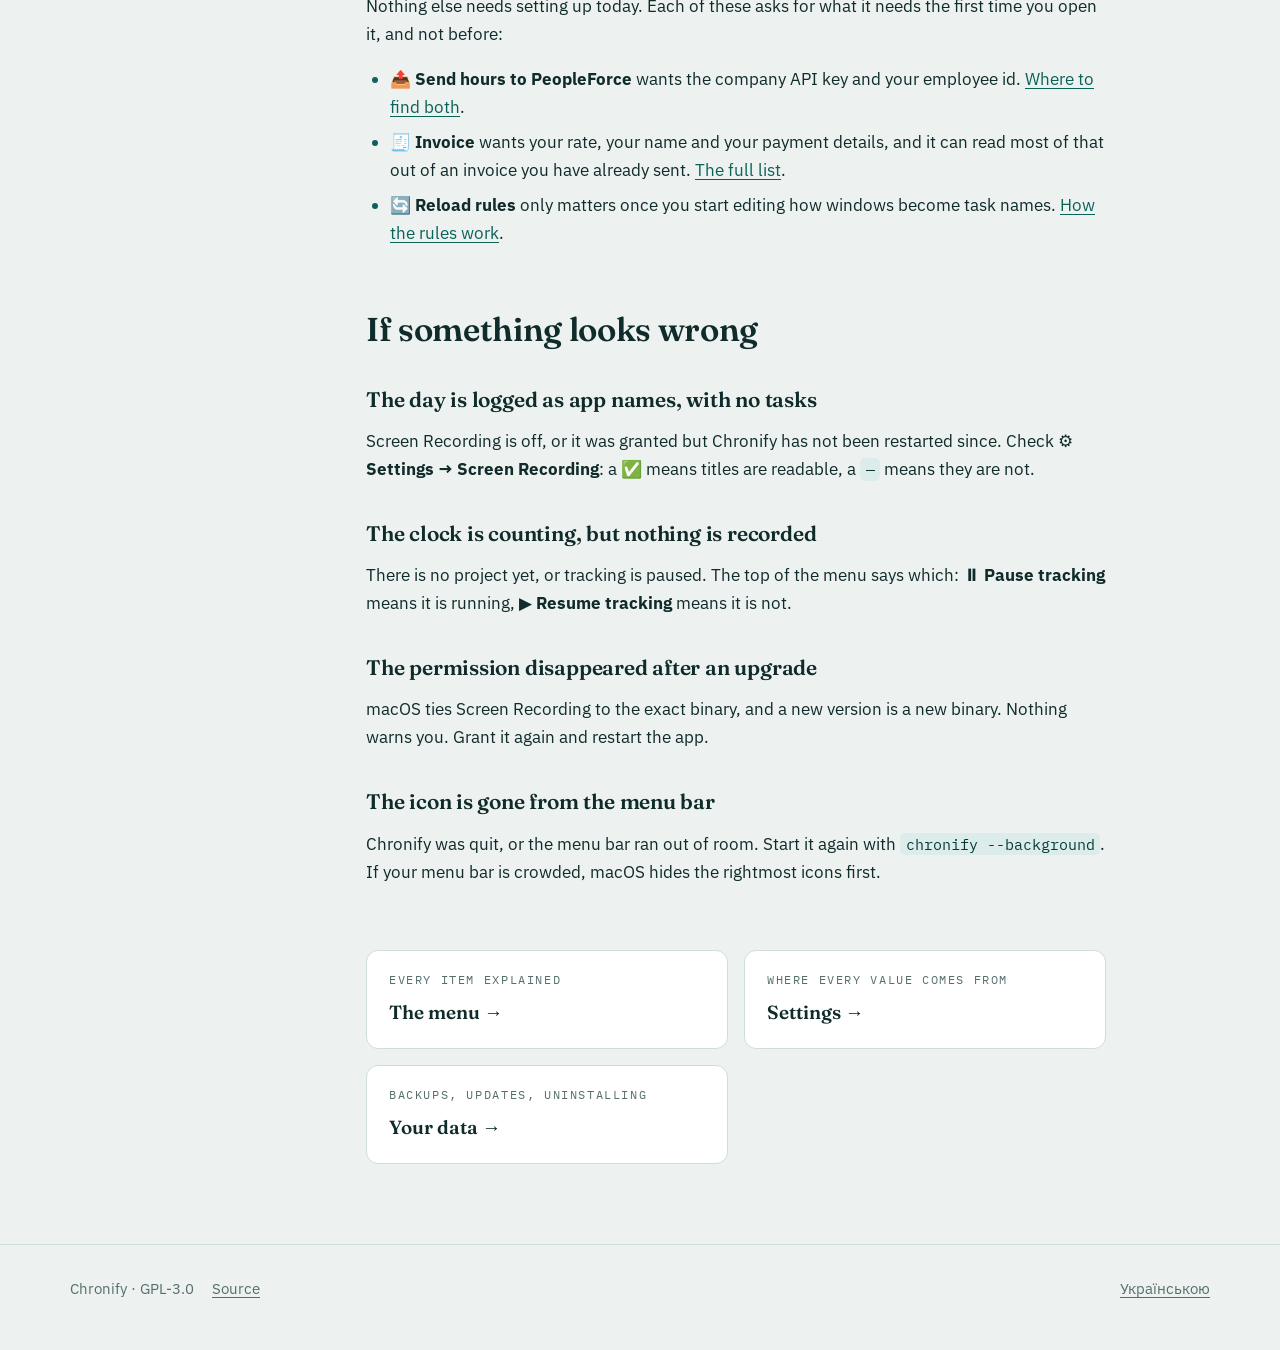
<file: docs/start.html>
<!doctype html>
<html lang="en">
<head>
<meta charset="utf-8">
<meta name="viewport" content="width=device-width, initial-scale=1">
<title>Quick start · Chronify</title>
<meta name="description" content="Install Chronify, grant one permission, name a project, and you are tracking. Ten minutes, then it runs itself.">
<link rel="preconnect" href="https://fonts.googleapis.com">
<link rel="preconnect" href="https://fonts.gstatic.com" crossorigin>
<link rel="stylesheet" href="https://fonts.googleapis.com/css2?family=Fraunces:opsz,wght@9..144,400;9..144,600&family=IBM+Plex+Mono:wght@400;500&family=IBM+Plex+Sans:wght@400;500;600&display=swap">
<link rel="stylesheet" href="assets/site.css">
</head>
<body>

<div class="wrap">
  <header class="topbar">
    <a class="brand" href="./">Chronify <span>⏱</span></a>
    <nav class="topnav">
      <a href="start.html" aria-current="page">Quick start</a>
      <a href="menu.html">The menu</a>
      <a href="settings.html">Settings</a>
      <a href="data.html">Your data</a>
      <a href="https://github.com/zepuff/Chronify">Source</a>
      <span class="langs">
        <a href="./" aria-current="true">EN</a><i>/</i><a href="uk/start.html">UK</a>
      </span>
    </nav>
  </header>

  <div class="page-title">
    <p class="eyebrow">Quick start</p>
    <h1>Ten minutes, then it runs itself</h1>
    <p>
      Steps 1 to 4 are everything you need for a working tracker. The rest of
      the app waits until you use it, and asks for what it needs then.
    </p>
  </div>
</div>

<main class="wrap">
  <div class="doc">

    <nav class="toc" aria-label="On this page">
      <p>On this page</p>
      <ul>
        <li><a href="#install">1. Install it</a></li>
        <li><a href="#start">2. Start it</a></li>
        <li><a href="#permission">3. Allow Screen Recording</a></li>
        <li><a href="#project">4. Name a project</a></li>
        <li><a href="#day">Your first day</a></li>
        <li><a href="#evening">Your first evening</a></li>
        <li><a href="#login">Start it at login</a></li>
        <li><a href="#later">What waits until later</a></li>
        <li><a href="#trouble">If something looks wrong</a></li>
      </ul>
    </nav>

    <div class="prose">

      <div class="steps">

        <article class="step" id="install">
          <div class="step-body">
            <h3>Install it</h3>
            <p>You need macOS and Homebrew. Homebrew brings Python and every library with it.</p>
            <pre><code>brew install zepuff/chronify/chronify</code></pre>
            <p>
              This takes a few seconds. The formula ships prebuilt libraries, so
              nothing is compiled on your machine.
            </p>
          </div>
        </article>

        <article class="step" id="start">
          <div class="step-body">
            <h3>Start it</h3>
            <pre><code>chronify --background</code></pre>
            <p>
              A ⏱ icon appears at the top right of your screen, and your
              terminal comes straight back. You can close the terminal window,
              Chronify keeps running.
            </p>
            <p>
              Without <code>--background</code> the app holds on to the terminal
              and <kbd>Ctrl</kbd>+<kbd>C</kbd> quits it, which is handy while
              you are trying things out.
            </p>
          </div>
        </article>

        <article class="step" id="permission">
          <div class="step-body">
            <h3>Allow Screen Recording</h3>
            <p>
              macOS asks for this the first time. It sounds heavier than it is:
              the permission is what lets any app read <em>window titles</em>,
              and window titles are how Chronify tells one task from another.
            </p>
            <p>
              Without it your day is logged as bare app names. You get
              "Google Chrome, 4h" instead of the ticket you actually worked on.
            </p>
            <div class="note warn">
              <p>
                <strong>Quit and start Chronify again afterwards.</strong>
                macOS only reads this permission when an app launches, so the
                switch does nothing until the next start.
              </p>
            </div>
            <p>
              If you skipped the prompt, you can reopen it from
              <b>⚙️ Settings → Screen Recording</b>, and the same item tells you
              whether the permission is currently on.
            </p>
          </div>
        </article>

        <article class="step" id="project">
          <div class="step-body">
            <h3>Name a project</h3>
            <p>
              Every tracked hour belongs to a project, so nothing is recorded
              until one exists. Open <b>⏱ → 🏷 Project → + Add a project</b>.
            </p>
            <p>
              Only the name is required. The PeopleForce id and the hourly rate
              can wait until the first time you send hours or make an invoice.
            </p>
            <p>
              If you work on several projects, add them all now and switch
              between them from the same menu. Whatever was tracked before the
              first project existed is adopted by it, so nothing is lost.
            </p>
          </div>
        </article>

      </div>

      <h2 id="day">Your first day</h2>

      <p>
        Nothing else is required. Work as usual and let the clock in the menu
        bar count. One habit is worth building though, and it takes five seconds
        at a time.
      </p>

      <p>
        Every time you finish something, open
        <b>⏱ → ✅ What I did today → + Log a completed task</b> and write it
        however it comes out. <code>fixed the button in safari</code> is enough.
        Nobody reads these but you, and the evening status is built from them.
      </p>

      <p>
        Two neighbours are worth knowing about on day one:
        <b>🚧 What is blocking me</b>, which becomes its own section of the
        status until you mark it resolved, and <b>📋 Plan for today</b>, where
        anything you do not tick off moves to tomorrow by itself.
      </p>

      <h2 id="evening">Your first evening</h2>

      <p>
        Press <b>⏱ → ✨ Write today's status</b>. Your rough lines come back as
        text you can paste into Slack, with the tracked hours attached and the
        blockers listed underneath.
      </p>

      <p>
        Out of the box the lines are left exactly as you typed them. To have
        them rewritten into proper sentences, open
        <b>⚙️ Settings → Daily status</b> and pick who does the writing:
      </p>

      <ul>
        <li>
          <b>Ollama</b> understands Ukrainian and downloads a model of about
          2 GB.
        </li>
        <li>
          <b>Apple Intelligence</b> uses the model already in macOS, so nothing
          is downloaded, but it cannot write Ukrainian and needs macOS 26 on
          Apple Silicon.
        </li>
        <li>
          <b>No AI</b> keeps your notes exactly as you wrote them.
        </li>
      </ul>

      <p>
        Chronify installs whichever you pick, with Homebrew, in the background.
        There is nothing to set up by hand.
      </p>

      <div class="note">
        <p>
          <strong>Your notes can be in any language.</strong> The status is
          written in whatever you set under <b>Status language</b>, and the
          notes get translated on the way.
        </p>
      </div>

      <h2 id="login">Start it at login</h2>

      <p>Once you are happy with it, have Homebrew start it for you:</p>

      <pre><code>brew services start chronify</code></pre>

      <p>And to stop that again:</p>

      <pre><code>brew services stop chronify</code></pre>

      <h2 id="later">What waits until later</h2>

      <p>
        Nothing else needs setting up today. Each of these asks for what it
        needs the first time you open it, and not before:
      </p>

      <ul>
        <li>
          <b>📤 Send hours to PeopleForce</b> wants the company API key and your
          employee id. <a href="settings.html#peopleforce">Where to find both</a>.
        </li>
        <li>
          <b>🧾 Invoice</b> wants your rate, your name and your payment details,
          and it can read most of that out of an invoice you have already sent.
          <a href="settings.html#invoice">The full list</a>.
        </li>
        <li>
          <b>🔄 Reload rules</b> only matters once you start editing how windows
          become task names. <a href="data.html#rules">How the rules work</a>.
        </li>
      </ul>

      <h2 id="trouble">If something looks wrong</h2>

      <h3>The day is logged as app names, with no tasks</h3>
      <p>
        Screen Recording is off, or it was granted but Chronify has not been
        restarted since. Check <b>⚙️ Settings → Screen Recording</b>: a ✅ means
        titles are readable, a <code>—</code> means they are not.
      </p>

      <h3>The clock is counting, but nothing is recorded</h3>
      <p>
        There is no project yet, or tracking is paused. The top of the menu says
        which: <b>⏸ Pause tracking</b> means it is running,
        <b>▶️ Resume tracking</b> means it is not.
      </p>

      <h3>The permission disappeared after an upgrade</h3>
      <p>
        macOS ties Screen Recording to the exact binary, and a new version is a
        new binary. Nothing warns you. Grant it again and restart the app.
      </p>

      <h3>The icon is gone from the menu bar</h3>
      <p>
        Chronify was quit, or the menu bar ran out of room. Start it again with
        <code>chronify --background</code>. If your menu bar is crowded, macOS
        hides the rightmost icons first.
      </p>

      <div class="next">
        <a href="menu.html"><span>Every item explained</span><b>The menu →</b></a>
        <a href="settings.html"><span>Where every value comes from</span><b>Settings →</b></a>
        <a href="data.html"><span>Backups, updates, uninstalling</span><b>Your data →</b></a>
      </div>

    </div>
  </div>
</main>

<footer>
  <div class="wrap">
    <span>Chronify · GPL-3.0</span>
    <a href="https://github.com/zepuff/Chronify">Source</a>
    <span class="spacer"><a href="uk/start.html">Українською</a></span>
  </div>
</footer>

</body>
</html>
</file>
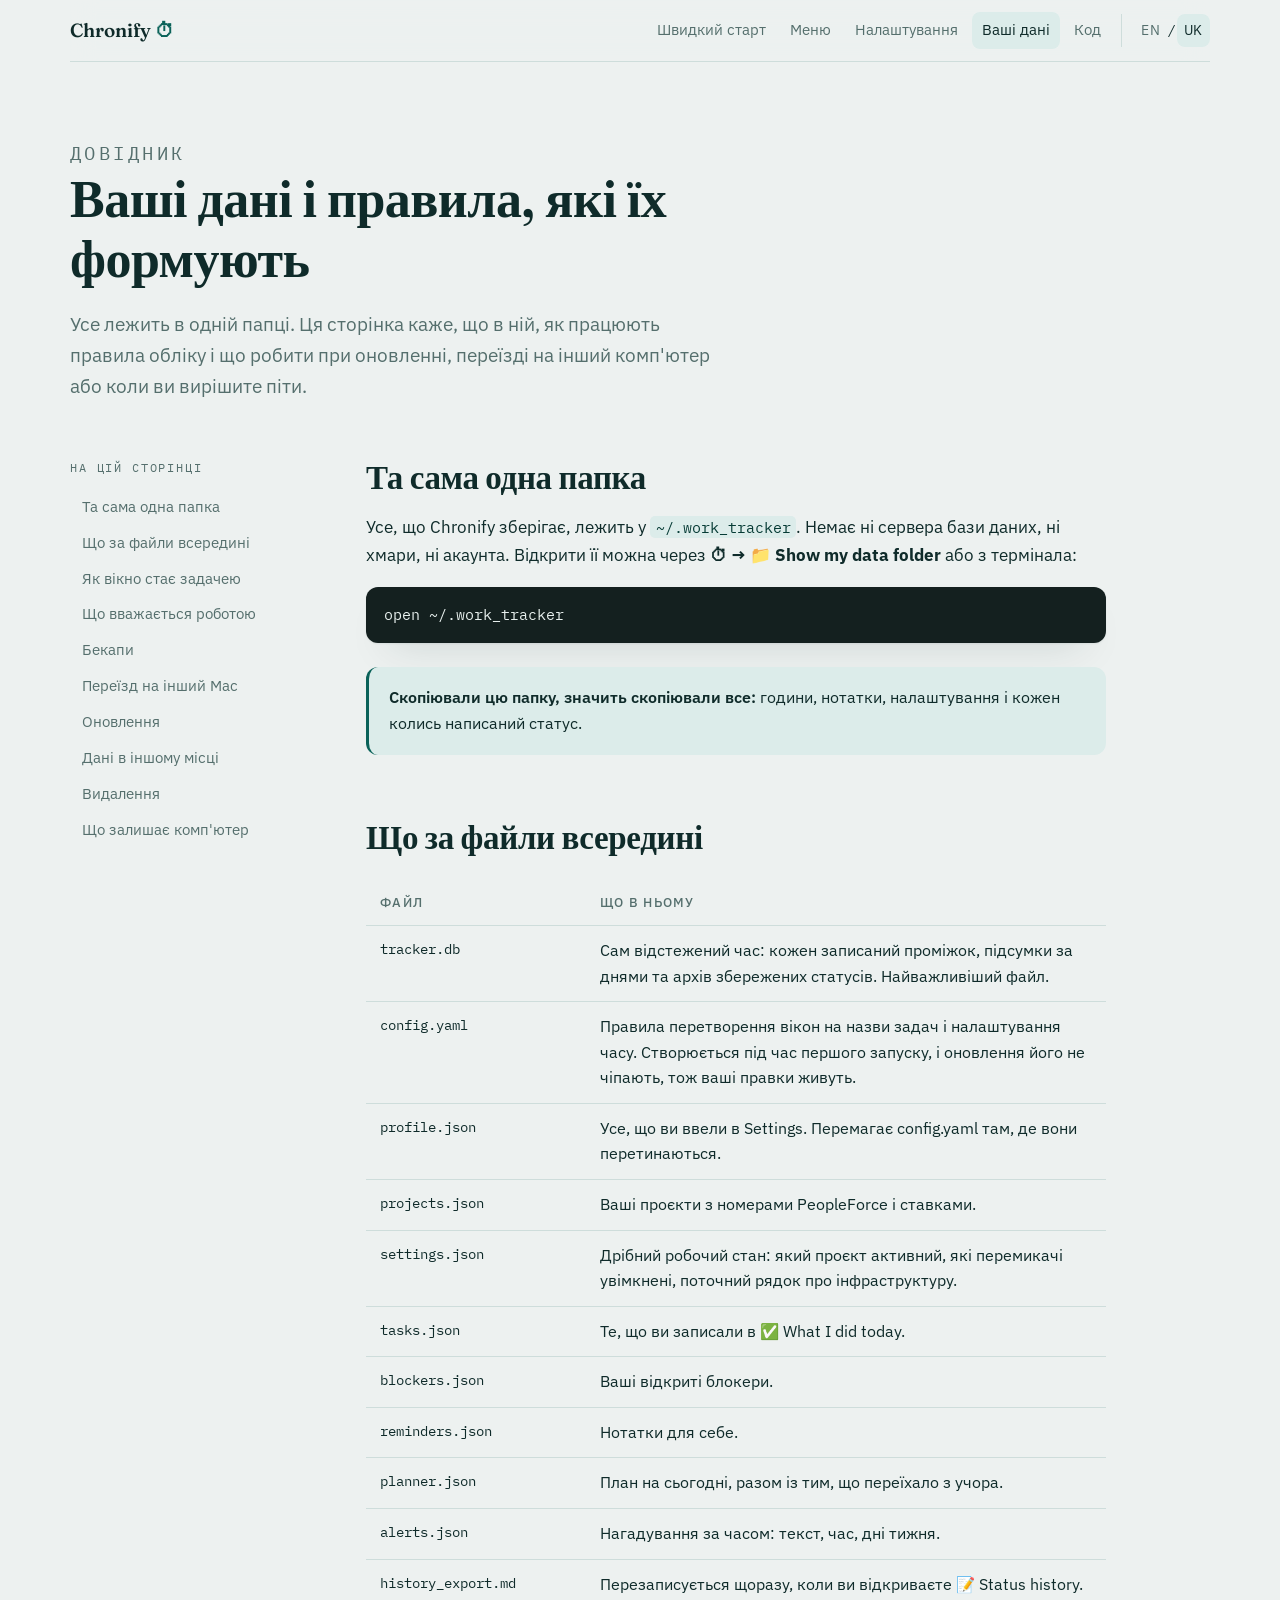
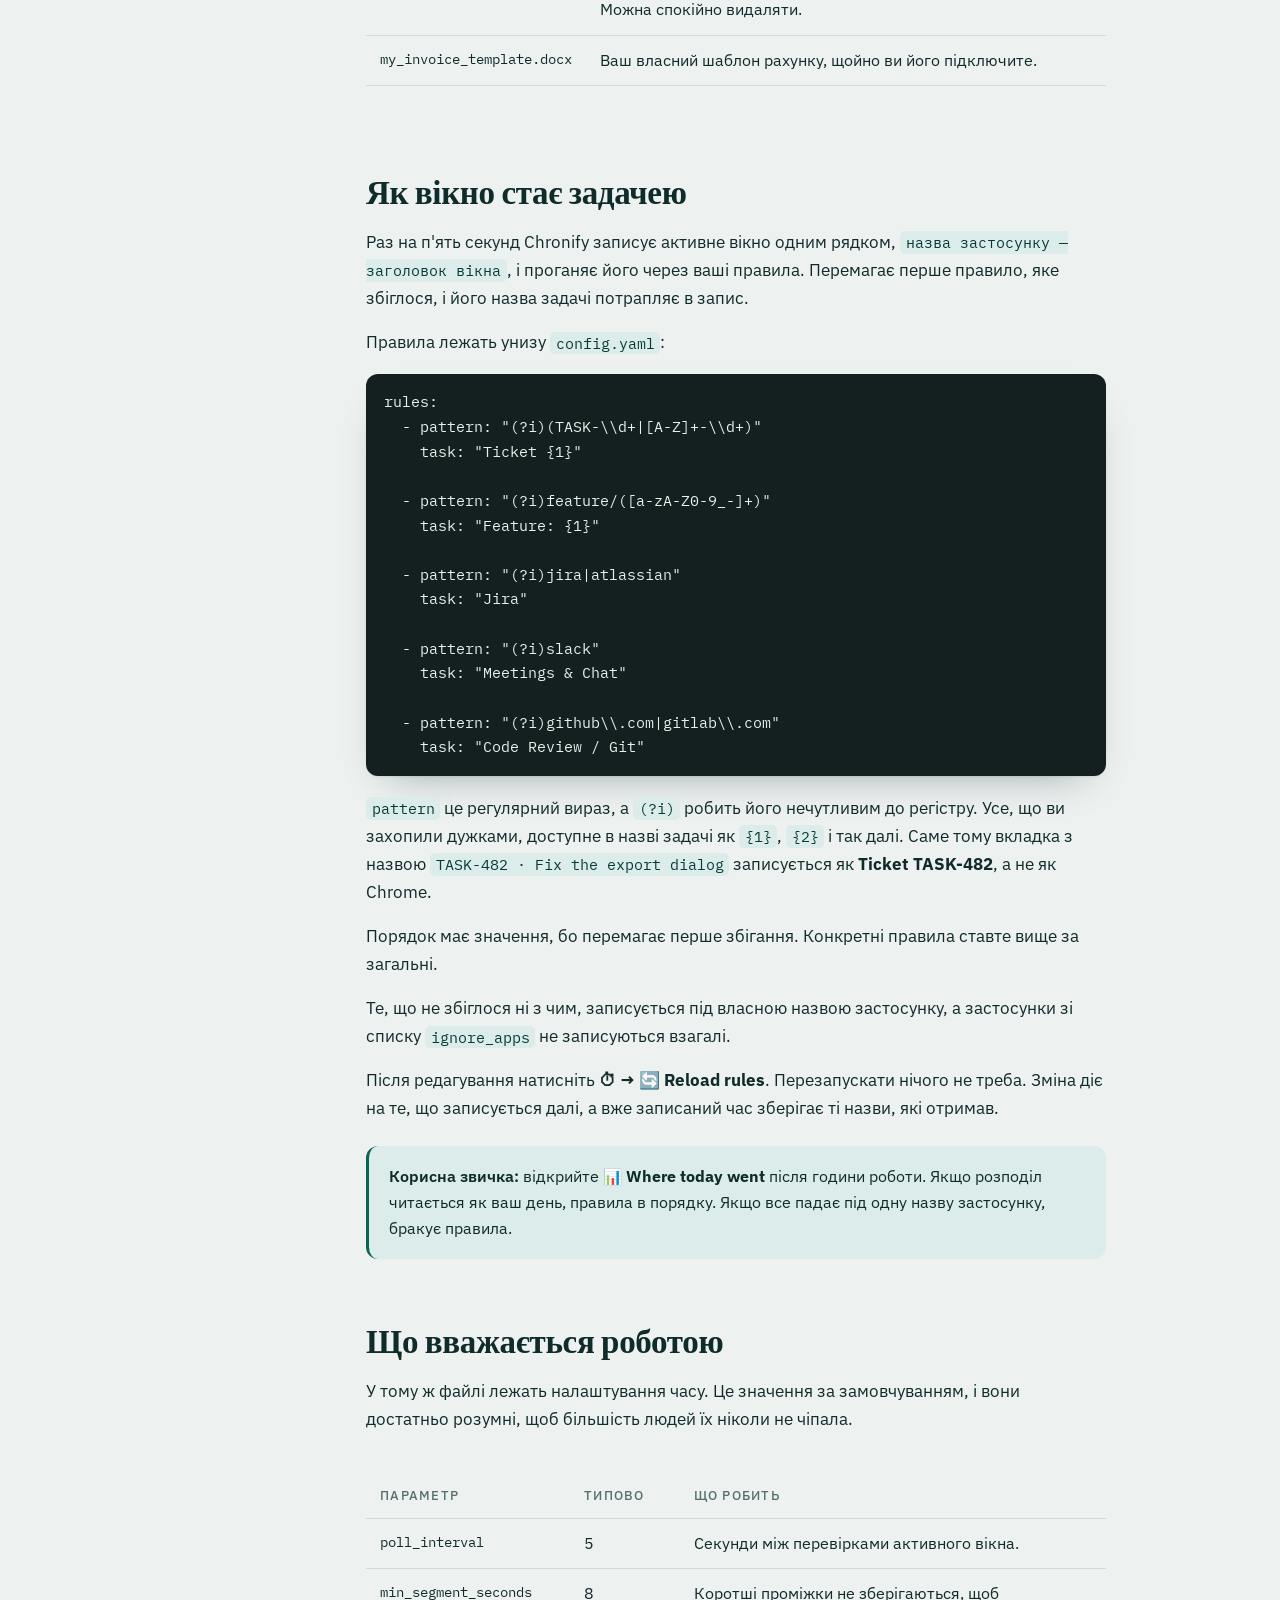
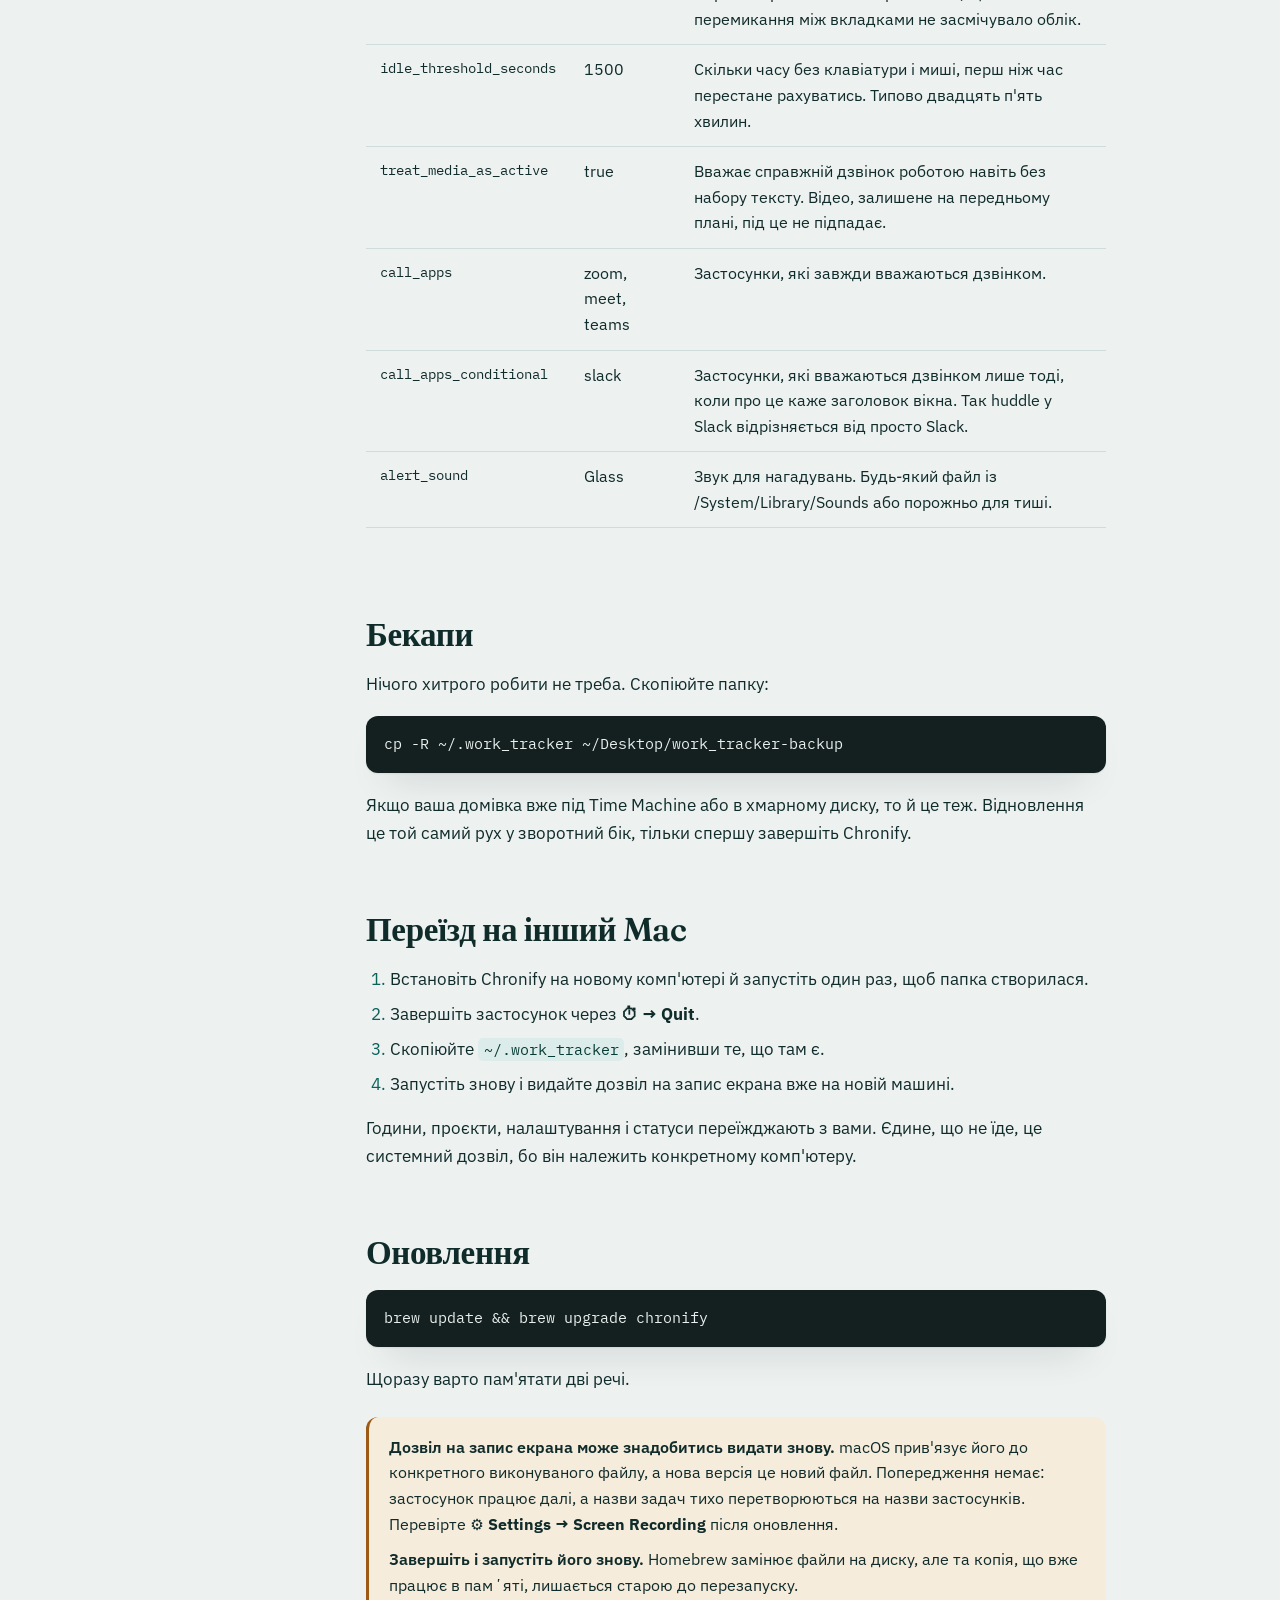
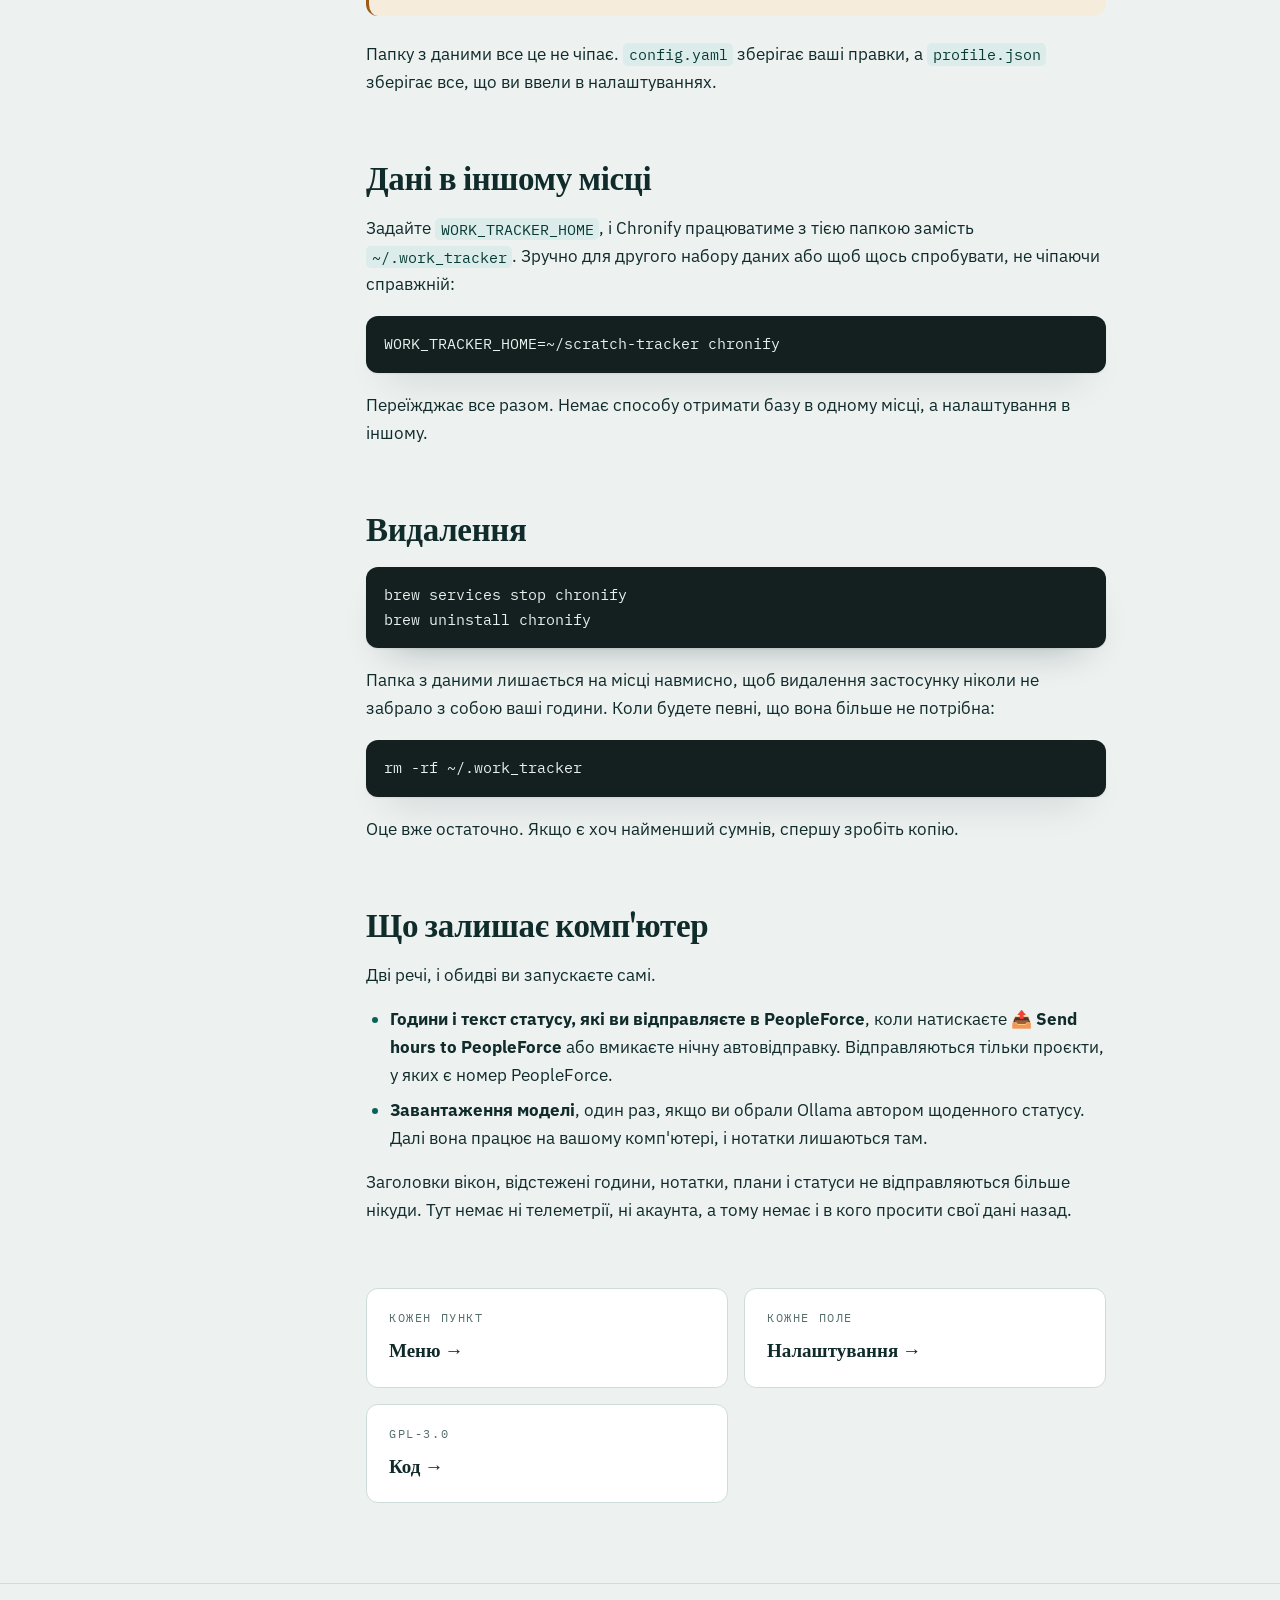
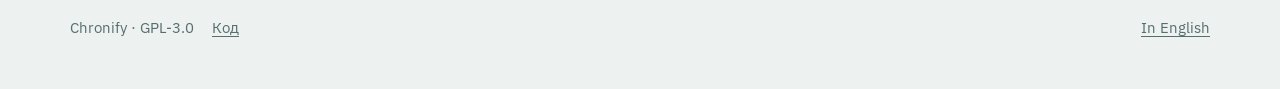
<file: docs/uk/data.html>
<!doctype html>
<html lang="uk">
<head>
<meta charset="utf-8">
<meta name="viewport" content="width=device-width, initial-scale=1">
<title>Ваші дані · Chronify</title>
<meta name="description" content="Що і де зберігає Chronify, як працюють правила обліку, бекапи, оновлення і видалення.">
<link rel="preconnect" href="https://fonts.googleapis.com">
<link rel="preconnect" href="https://fonts.gstatic.com" crossorigin>
<link rel="stylesheet" href="https://fonts.googleapis.com/css2?family=Fraunces:opsz,wght@9..144,400;9..144,600&family=IBM+Plex+Mono:wght@400;500&family=IBM+Plex+Sans:wght@400;500;600&display=swap">
<link rel="stylesheet" href="../assets/site.css">
</head>
<body>

<div class="wrap">
  <header class="topbar">
    <a class="brand" href="./">Chronify <span>⏱</span></a>
    <nav class="topnav">
      <a href="start.html">Швидкий старт</a>
      <a href="menu.html">Меню</a>
      <a href="settings.html">Налаштування</a>
      <a href="data.html" aria-current="page">Ваші дані</a>
      <a href="https://github.com/zepuff/Chronify">Код</a>
      <span class="langs">
        <a href="../data.html">EN</a><i>/</i><a href="data.html" aria-current="true">UK</a>
      </span>
    </nav>
  </header>

  <div class="page-title">
    <p class="eyebrow">довідник</p>
    <h1>Ваші дані і правила, які їх формують</h1>
    <p>
      Усе лежить в одній папці. Ця сторінка каже, що в ній, як працюють правила
      обліку і що робити при оновленні, переїзді на інший комп'ютер або коли ви
      вирішите піти.
    </p>
  </div>
</div>

<main class="wrap">
  <div class="doc">

    <nav class="toc" aria-label="Зміст">
      <p>на цій сторінці</p>
      <ul>
        <li><a href="#folder">Та сама одна папка</a></li>
        <li><a href="#files">Що за файли всередині</a></li>
        <li><a href="#rules">Як вікно стає задачею</a></li>
        <li><a href="#idle">Що вважається роботою</a></li>
        <li><a href="#backup">Бекапи</a></li>
        <li><a href="#move">Переїзд на інший Mac</a></li>
        <li><a href="#update">Оновлення</a></li>
        <li><a href="#elsewhere">Дані в іншому місці</a></li>
        <li><a href="#remove">Видалення</a></li>
        <li><a href="#privacy">Що залишає комп'ютер</a></li>
      </ul>
    </nav>

    <div class="prose">

      <h2 id="folder">Та сама одна папка</h2>

      <p>
        Усе, що Chronify зберігає, лежить у <code>~/.work_tracker</code>. Немає
        ні сервера бази даних, ні хмари, ні акаунта. Відкрити її можна через
        <b>⏱ → 📁 Show my data folder</b> або з термінала:
      </p>

      <pre><code>open ~/.work_tracker</code></pre>

      <div class="note">
        <p>
          <strong>Скопіювали цю папку, значить скопіювали все:</strong> години,
          нотатки, налаштування і кожен колись написаний статус.
        </p>
      </div>

      <h2 id="files">Що за файли всередині</h2>

      <div class="scroller">
        <table class="table">
          <thead>
            <tr><th>Файл</th><th>Що в ньому</th></tr>
          </thead>
          <tbody>
            <tr>
              <td>tracker.db</td>
              <td>Сам відстежений час: кожен записаний проміжок, підсумки за днями та архів збережених статусів. Найважливіший файл.</td>
            </tr>
            <tr>
              <td>config.yaml</td>
              <td>Правила перетворення вікон на назви задач і налаштування часу. Створюється під час першого запуску, і оновлення його не чіпають, тож ваші правки живуть.</td>
            </tr>
            <tr>
              <td>profile.json</td>
              <td>Усе, що ви ввели в Settings. Перемагає config.yaml там, де вони перетинаються.</td>
            </tr>
            <tr>
              <td>projects.json</td>
              <td>Ваші проєкти з номерами PeopleForce і ставками.</td>
            </tr>
            <tr>
              <td>settings.json</td>
              <td>Дрібний робочий стан: який проєкт активний, які перемикачі увімкнені, поточний рядок про інфраструктуру.</td>
            </tr>
            <tr>
              <td>tasks.json</td>
              <td>Те, що ви записали в ✅ What I did today.</td>
            </tr>
            <tr>
              <td>blockers.json</td>
              <td>Ваші відкриті блокери.</td>
            </tr>
            <tr>
              <td>reminders.json</td>
              <td>Нотатки для себе.</td>
            </tr>
            <tr>
              <td>planner.json</td>
              <td>План на сьогодні, разом із тим, що переїхало з учора.</td>
            </tr>
            <tr>
              <td>alerts.json</td>
              <td>Нагадування за часом: текст, час, дні тижня.</td>
            </tr>
            <tr>
              <td>history_export.md</td>
              <td>Перезаписується щоразу, коли ви відкриваєте 📝 Status history. Можна спокійно видаляти.</td>
            </tr>
            <tr>
              <td>my_invoice_template.docx</td>
              <td>Ваш власний шаблон рахунку, щойно ви його підключите.</td>
            </tr>
          </tbody>
        </table>
      </div>

      <h2 id="rules">Як вікно стає задачею</h2>

      <p>
        Раз на п'ять секунд Chronify записує активне вікно одним рядком,
        <code>назва застосунку — заголовок вікна</code>, і проганяє його через
        ваші правила. Перемагає перше правило, яке збіглося, і його назва задачі
        потрапляє в запис.
      </p>

      <p>Правила лежать унизу <code>config.yaml</code>:</p>

      <pre><code>rules:
  - pattern: "(?i)(TASK-\\d+|[A-Z]+-\\d+)"
    task: "Ticket {1}"

  - pattern: "(?i)feature/([a-zA-Z0-9_-]+)"
    task: "Feature: {1}"

  - pattern: "(?i)jira|atlassian"
    task: "Jira"

  - pattern: "(?i)slack"
    task: "Meetings &amp; Chat"

  - pattern: "(?i)github\\.com|gitlab\\.com"
    task: "Code Review / Git"</code></pre>

      <p>
        <code>pattern</code> це регулярний вираз, а <code>(?i)</code> робить
        його нечутливим до регістру. Усе, що ви захопили дужками, доступне в
        назві задачі як <code>{1}</code>, <code>{2}</code> і так далі. Саме тому
        вкладка з назвою <code>TASK-482 · Fix the export dialog</code>
        записується як <b>Ticket TASK-482</b>, а не як Chrome.
      </p>

      <p>
        Порядок має значення, бо перемагає перше збігання. Конкретні правила
        ставте вище за загальні.
      </p>

      <p>
        Те, що не збіглося ні з чим, записується під власною назвою застосунку,
        а застосунки зі списку <code>ignore_apps</code> не записуються взагалі.
      </p>

      <p>
        Після редагування натисніть <b>⏱ → 🔄 Reload rules</b>. Перезапускати
        нічого не треба. Зміна діє на те, що записується далі, а вже записаний
        час зберігає ті назви, які отримав.
      </p>

      <div class="note">
        <p>
          <strong>Корисна звичка:</strong> відкрийте <b>📊 Where today went</b>
          після години роботи. Якщо розподіл читається як ваш день, правила в
          порядку. Якщо все падає під одну назву застосунку, бракує правила.
        </p>
      </div>

      <h2 id="idle">Що вважається роботою</h2>

      <p>
        У тому ж файлі лежать налаштування часу. Це значення за замовчуванням, і
        вони достатньо розумні, щоб більшість людей їх ніколи не чіпала.
      </p>

      <div class="scroller">
        <table class="table">
          <thead>
            <tr><th>Параметр</th><th>Типово</th><th>Що робить</th></tr>
          </thead>
          <tbody>
            <tr>
              <td>poll_interval</td><td>5</td>
              <td>Секунди між перевірками активного вікна.</td>
            </tr>
            <tr>
              <td>min_segment_seconds</td><td>8</td>
              <td>Коротші проміжки не зберігаються, щоб перемикання між вкладками не засмічувало облік.</td>
            </tr>
            <tr>
              <td>idle_threshold_seconds</td><td>1500</td>
              <td>Скільки часу без клавіатури і миші, перш ніж час перестане рахуватись. Типово двадцять п'ять хвилин.</td>
            </tr>
            <tr>
              <td>treat_media_as_active</td><td>true</td>
              <td>Вважає справжній дзвінок роботою навіть без набору тексту. Відео, залишене на передньому плані, під це не підпадає.</td>
            </tr>
            <tr>
              <td>call_apps</td><td>zoom, meet, teams</td>
              <td>Застосунки, які завжди вважаються дзвінком.</td>
            </tr>
            <tr>
              <td>call_apps_conditional</td><td>slack</td>
              <td>Застосунки, які вважаються дзвінком лише тоді, коли про це каже заголовок вікна. Так huddle у Slack відрізняється від просто Slack.</td>
            </tr>
            <tr>
              <td>alert_sound</td><td>Glass</td>
              <td>Звук для нагадувань. Будь-який файл із /System/Library/Sounds або порожньо для тиші.</td>
            </tr>
          </tbody>
        </table>
      </div>

      <h2 id="backup">Бекапи</h2>

      <p>Нічого хитрого робити не треба. Скопіюйте папку:</p>

      <pre><code>cp -R ~/.work_tracker ~/Desktop/work_tracker-backup</code></pre>

      <p>
        Якщо ваша домівка вже під Time Machine або в хмарному диску, то й це
        теж. Відновлення це той самий рух у зворотний бік, тільки спершу
        завершіть Chronify.
      </p>

      <h2 id="move">Переїзд на інший Mac</h2>

      <ol>
        <li>Встановіть Chronify на новому комп'ютері й запустіть один раз, щоб папка створилася.</li>
        <li>Завершіть застосунок через <b>⏱ → Quit</b>.</li>
        <li>Скопіюйте <code>~/.work_tracker</code>, замінивши те, що там є.</li>
        <li>Запустіть знову і видайте дозвіл на запис екрана вже на новій машині.</li>
      </ol>

      <p>
        Години, проєкти, налаштування і статуси переїжджають з вами. Єдине, що
        не їде, це системний дозвіл, бо він належить конкретному комп'ютеру.
      </p>

      <h2 id="update">Оновлення</h2>

      <pre><code>brew update &amp;&amp; brew upgrade chronify</code></pre>

      <p>Щоразу варто пам'ятати дві речі.</p>

      <div class="note warn">
        <p>
          <strong>Дозвіл на запис екрана може знадобитись видати знову.</strong>
          macOS прив'язує його до конкретного виконуваного файлу, а нова версія
          це новий файл. Попередження немає: застосунок працює далі, а назви
          задач тихо перетворюються на назви застосунків. Перевірте
          <b>⚙️ Settings → Screen Recording</b> після оновлення.
        </p>
        <p>
          <strong>Завершіть і запустіть його знову.</strong> Homebrew замінює
          файли на диску, але та копія, що вже працює в памʼяті, лишається
          старою до перезапуску.
        </p>
      </div>

      <p>
        Папку з даними все це не чіпає. <code>config.yaml</code> зберігає ваші
        правки, а <code>profile.json</code> зберігає все, що ви ввели в
        налаштуваннях.
      </p>

      <h2 id="elsewhere">Дані в іншому місці</h2>

      <p>
        Задайте <code>WORK_TRACKER_HOME</code>, і Chronify працюватиме з тією
        папкою замість <code>~/.work_tracker</code>. Зручно для другого набору
        даних або щоб щось спробувати, не чіпаючи справжній:
      </p>

      <pre><code>WORK_TRACKER_HOME=~/scratch-tracker chronify</code></pre>

      <p>
        Переїжджає все разом. Немає способу отримати базу в одному місці, а
        налаштування в іншому.
      </p>

      <h2 id="remove">Видалення</h2>

      <pre><code>brew services stop chronify
brew uninstall chronify</code></pre>

      <p>
        Папка з даними лишається на місці навмисно, щоб видалення застосунку
        ніколи не забрало з собою ваші години. Коли будете певні, що вона більше
        не потрібна:
      </p>

      <pre><code>rm -rf ~/.work_tracker</code></pre>

      <p>
        Оце вже остаточно. Якщо є хоч найменший сумнів, спершу зробіть копію.
      </p>

      <h2 id="privacy">Що залишає комп'ютер</h2>

      <p>Дві речі, і обидві ви запускаєте самі.</p>

      <ul>
        <li>
          <b>Години і текст статусу, які ви відправляєте в PeopleForce</b>, коли
          натискаєте <b>📤 Send hours to PeopleForce</b> або вмикаєте нічну
          автовідправку. Відправляються тільки проєкти, у яких є номер
          PeopleForce.
        </li>
        <li>
          <b>Завантаження моделі</b>, один раз, якщо ви обрали Ollama автором
          щоденного статусу. Далі вона працює на вашому комп'ютері, і нотатки
          лишаються там.
        </li>
      </ul>

      <p>
        Заголовки вікон, відстежені години, нотатки, плани і статуси не
        відправляються більше нікуди. Тут немає ні телеметрії, ні акаунта, а
        тому немає і в кого просити свої дані назад.
      </p>

      <div class="next">
        <a href="menu.html"><span>кожен пункт</span><b>Меню →</b></a>
        <a href="settings.html"><span>кожне поле</span><b>Налаштування →</b></a>
        <a href="https://github.com/zepuff/Chronify"><span>GPL-3.0</span><b>Код →</b></a>
      </div>

    </div>
  </div>
</main>

<footer>
  <div class="wrap">
    <span>Chronify · GPL-3.0</span>
    <a href="https://github.com/zepuff/Chronify">Код</a>
    <span class="spacer"><a href="../data.html">In English</a></span>
  </div>
</footer>

</body>
</html>
</file>
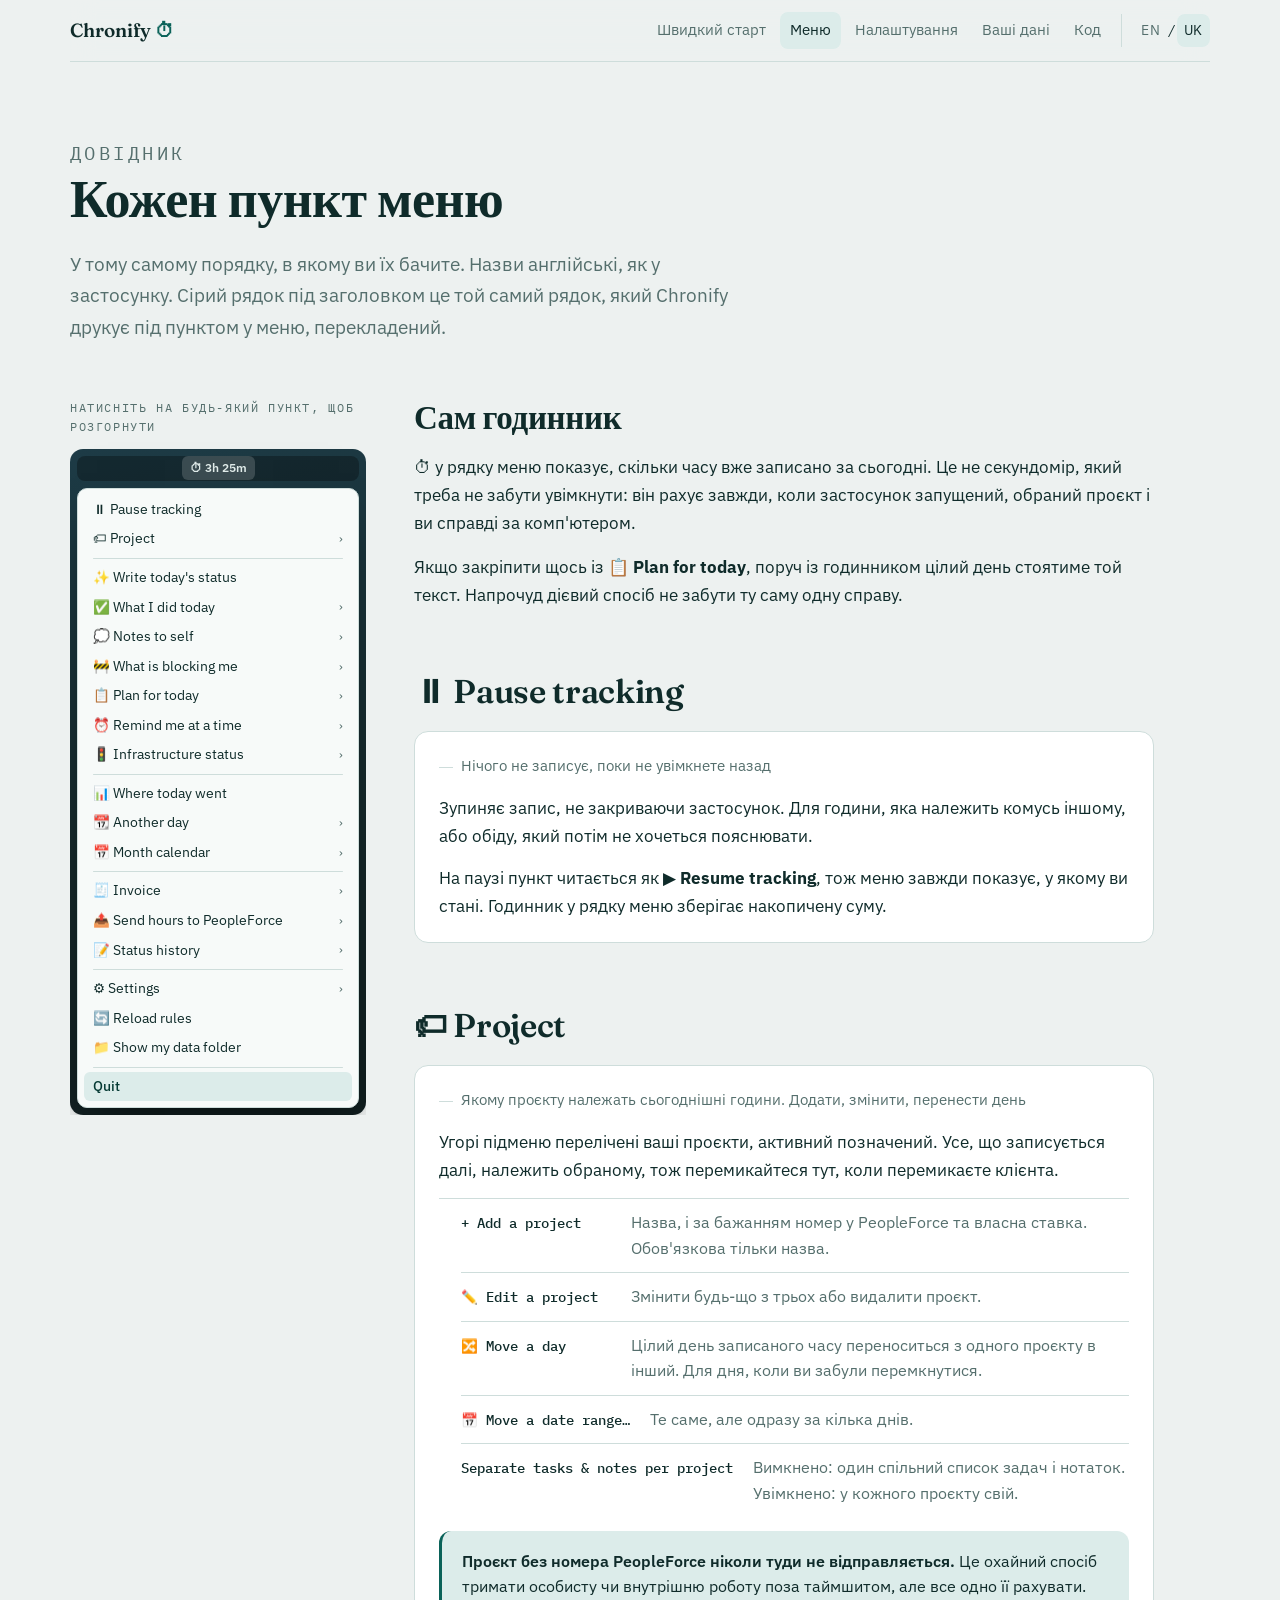
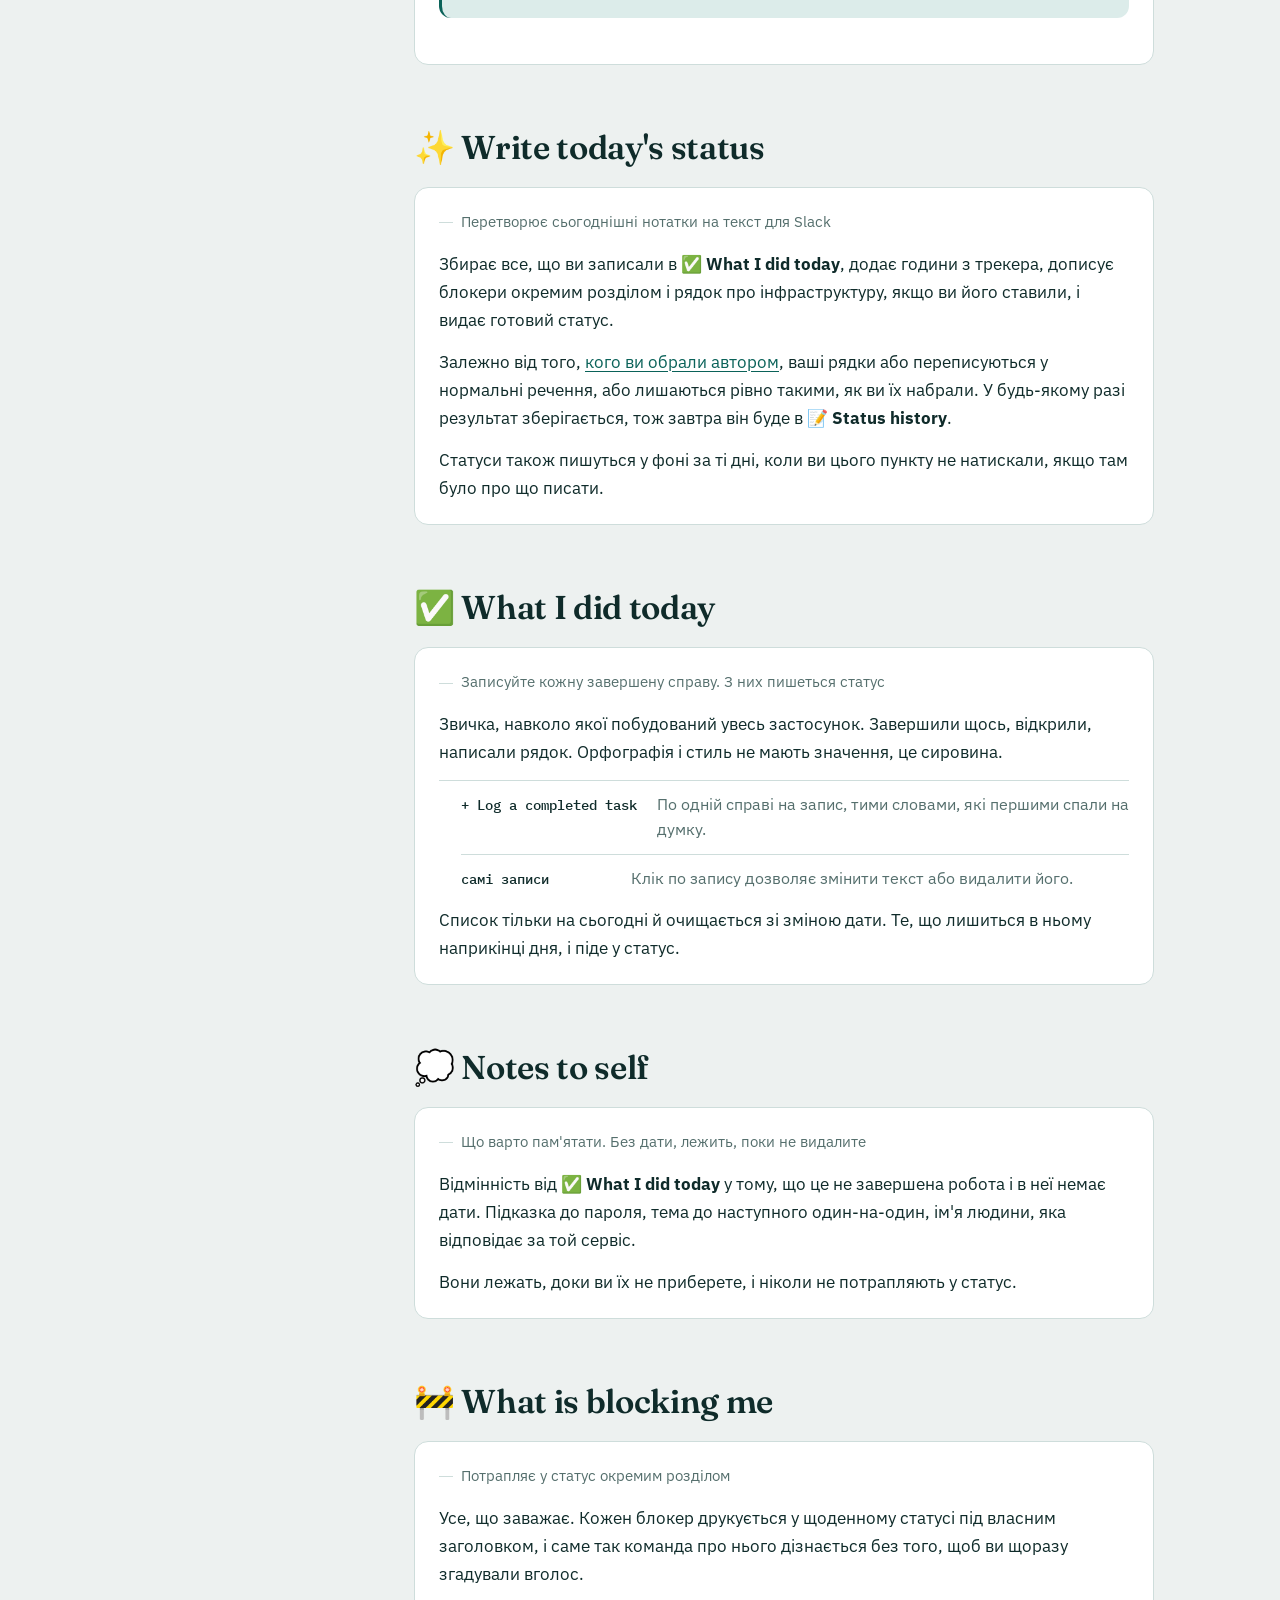
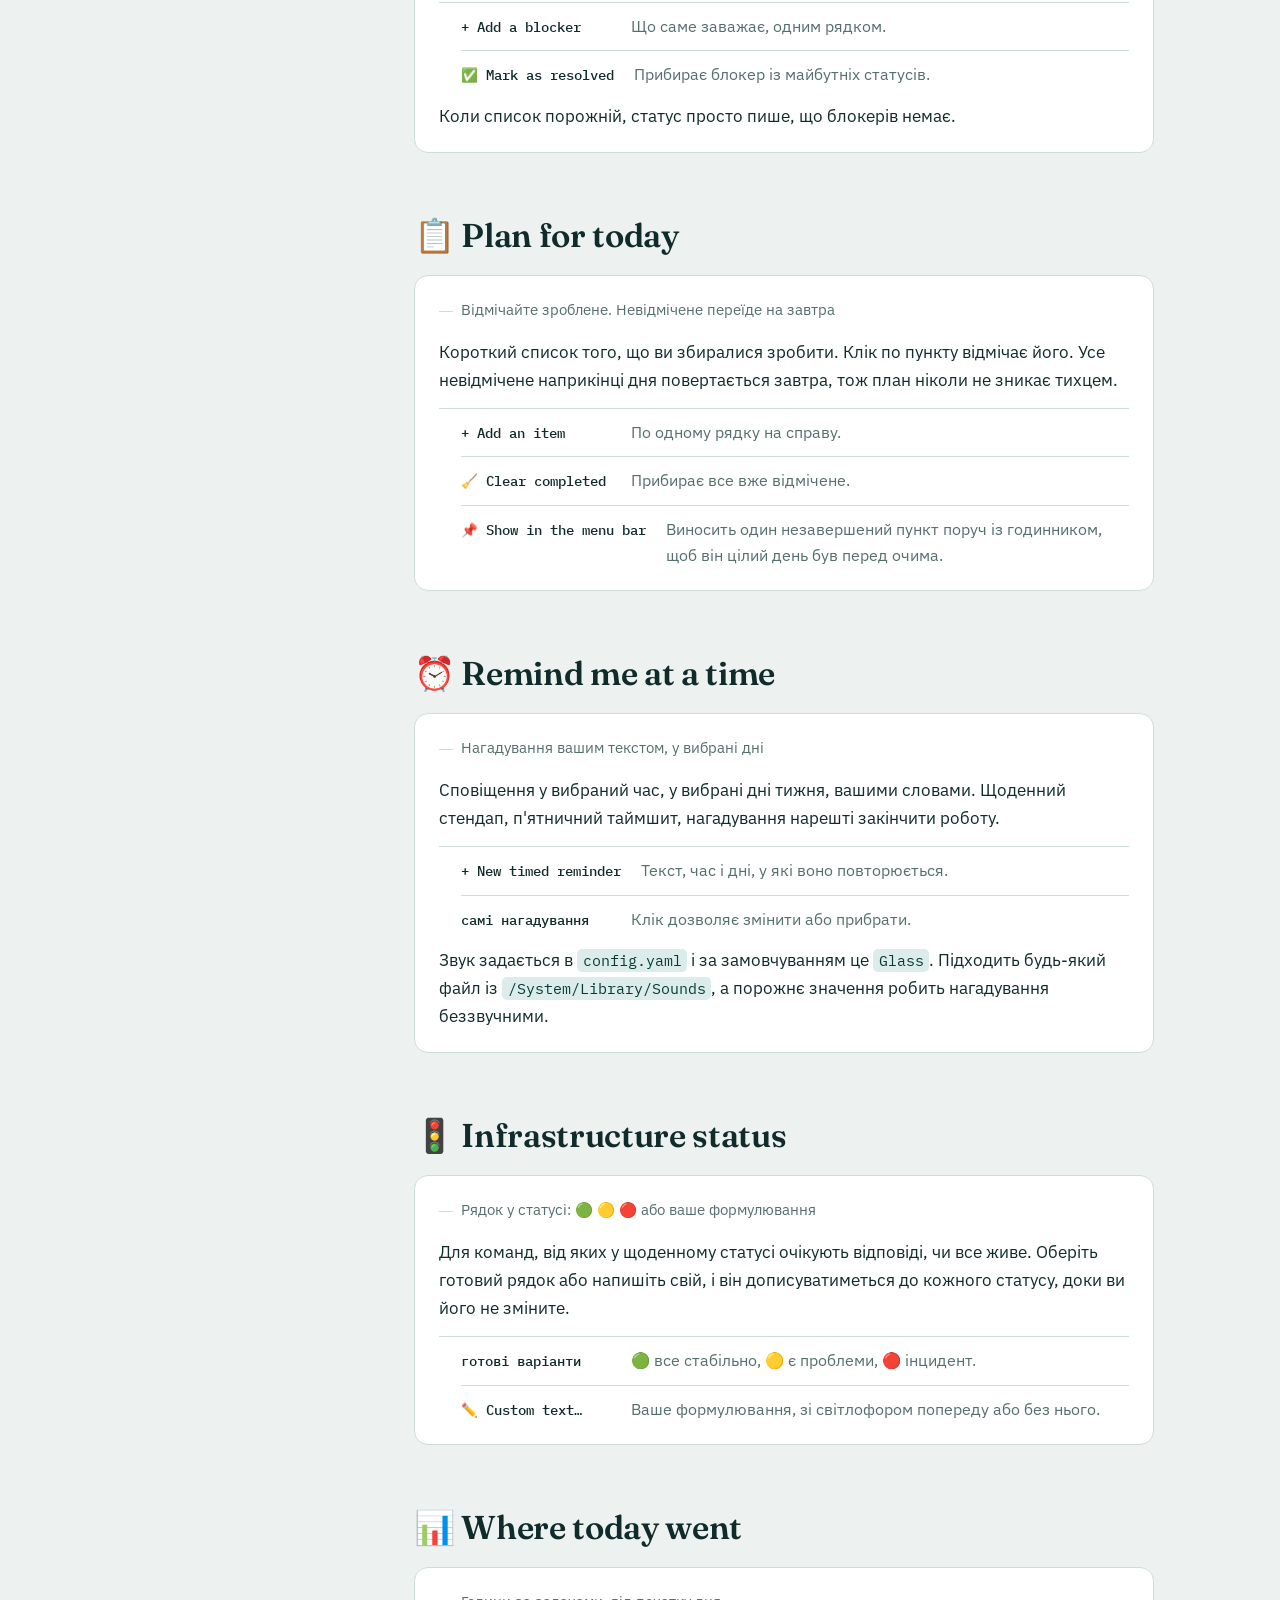
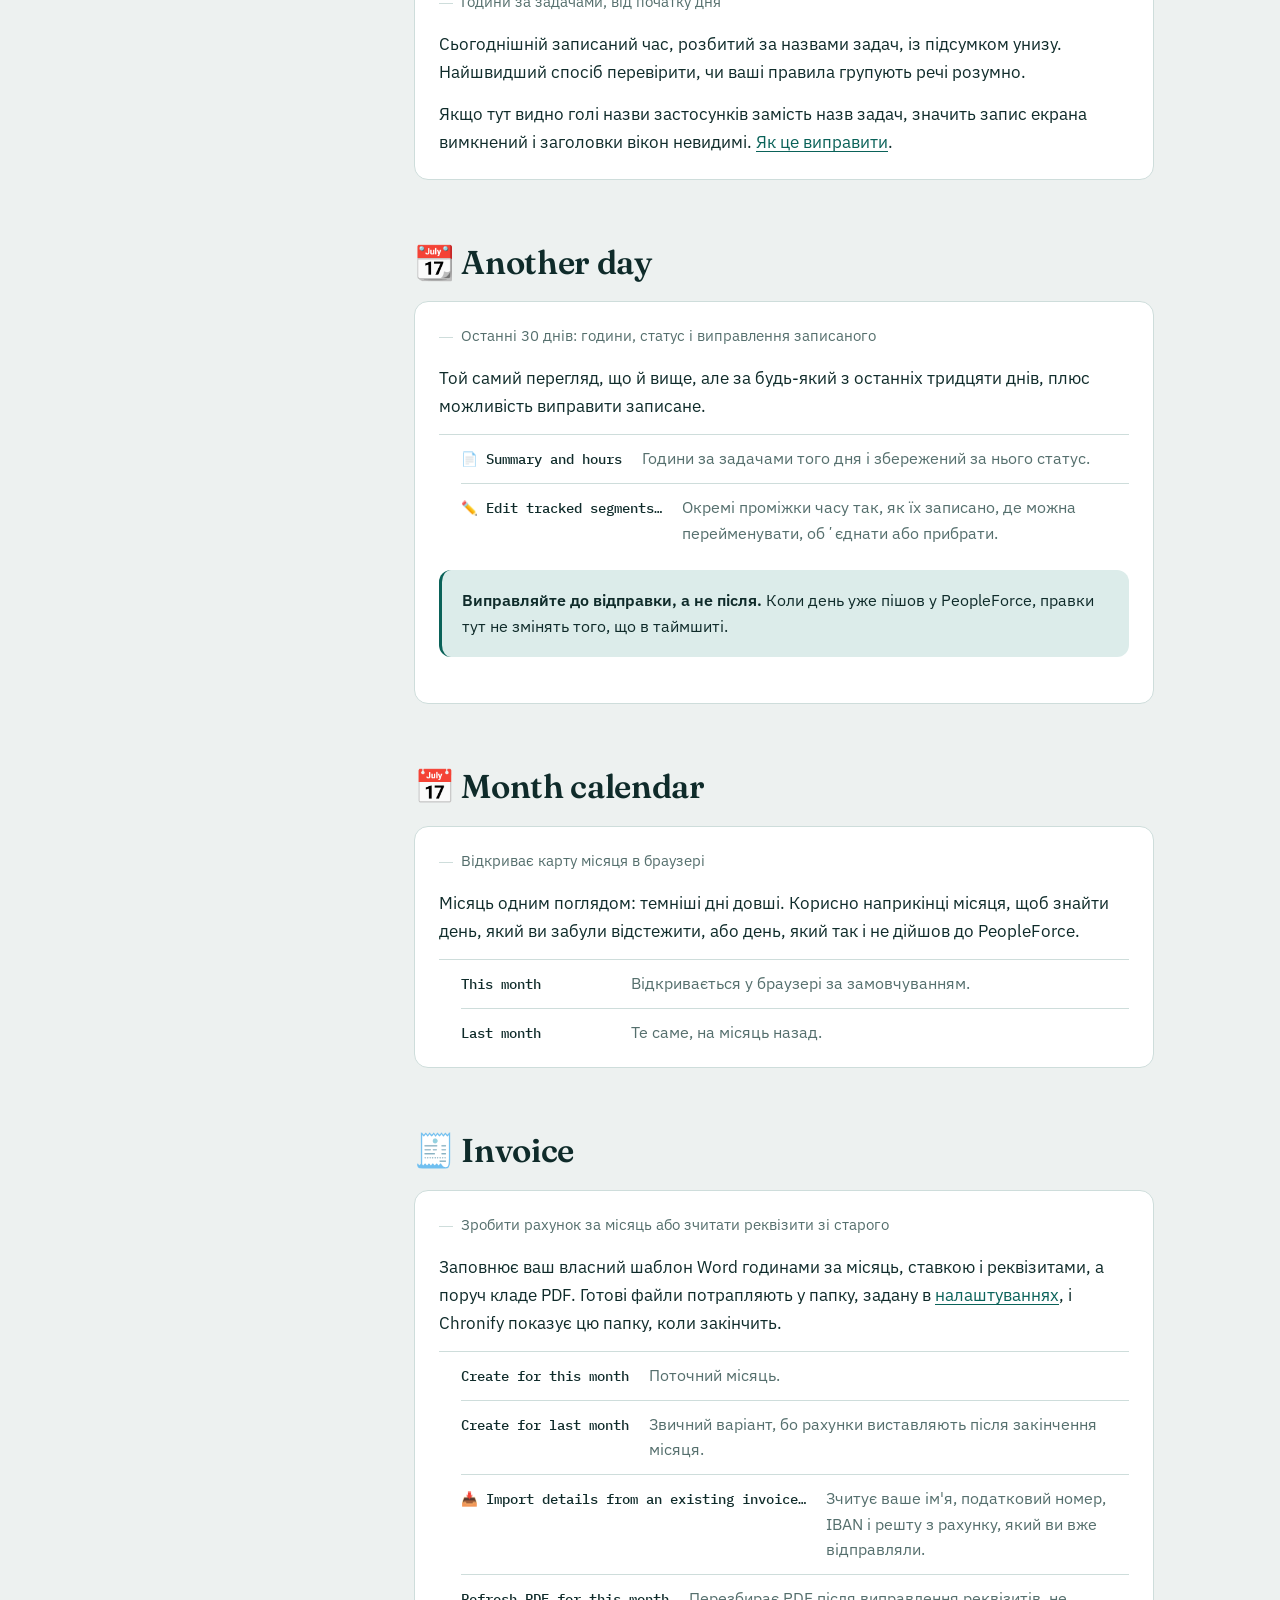
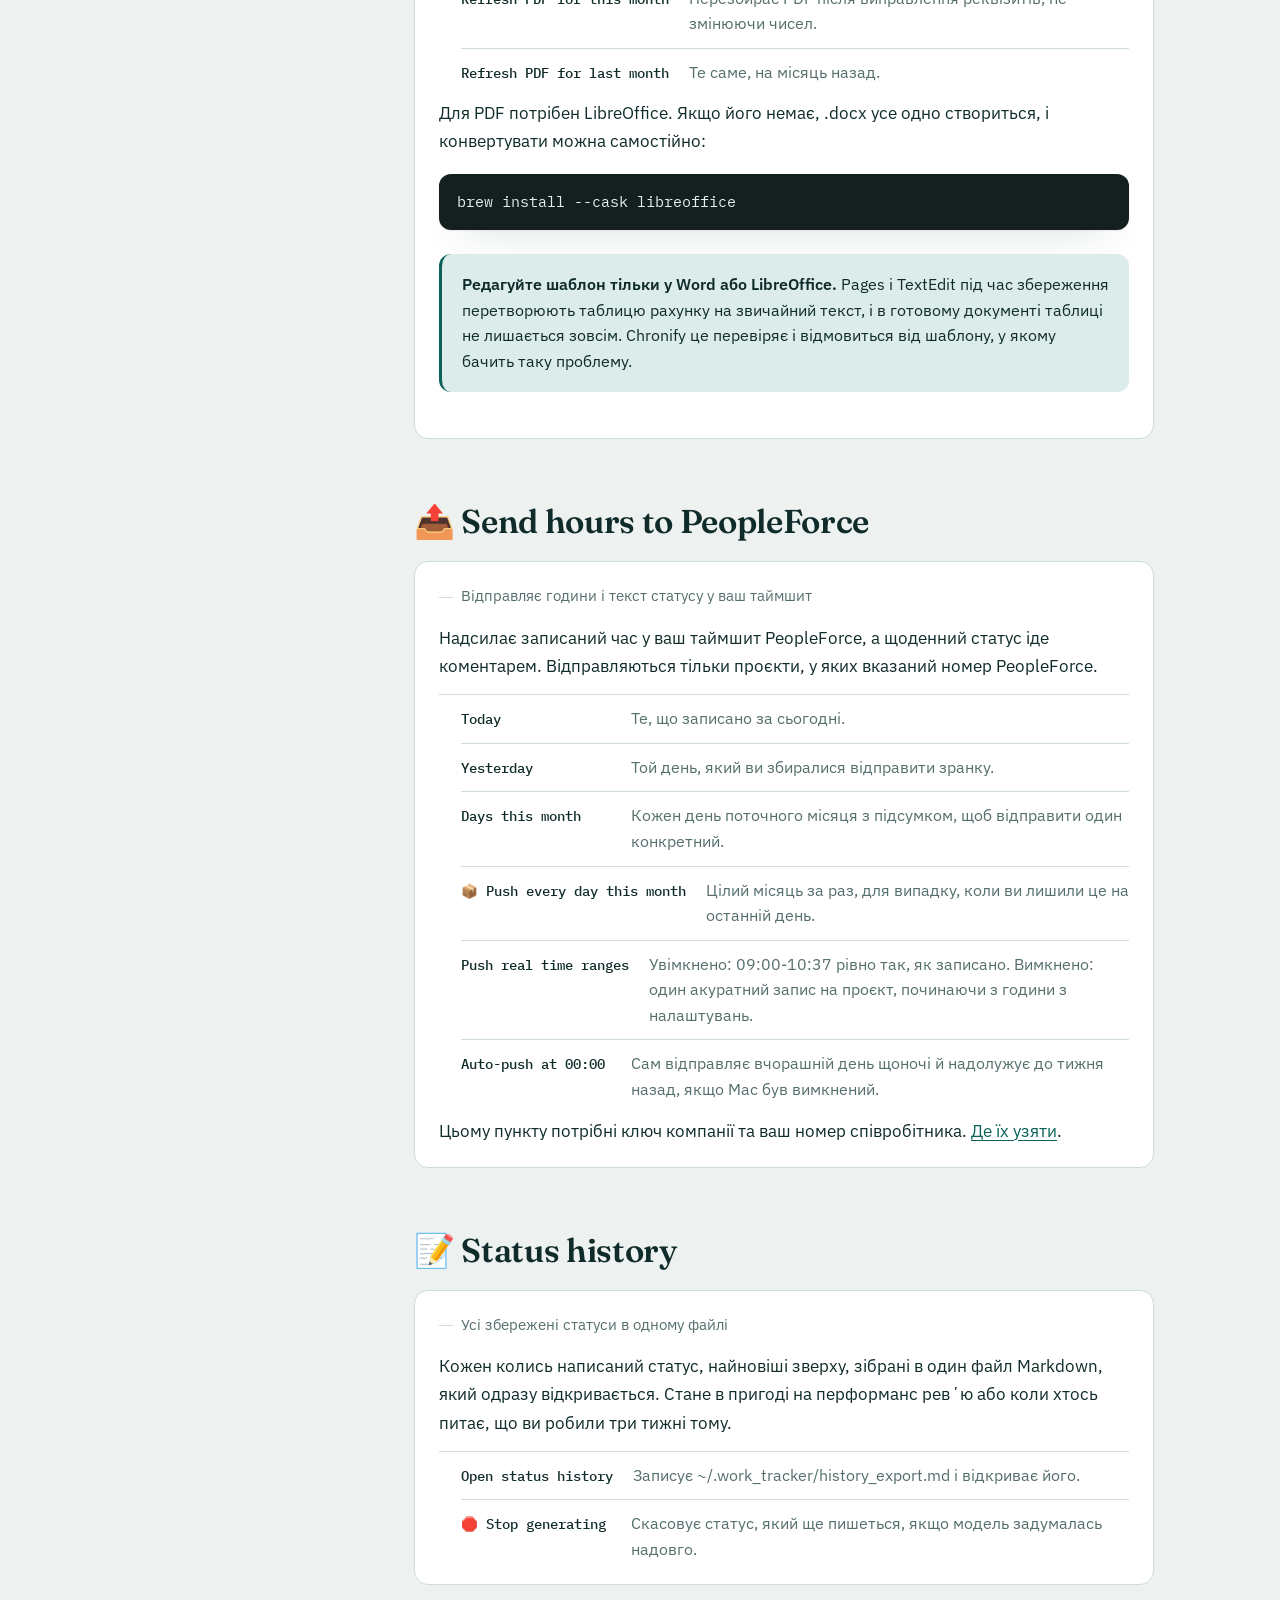
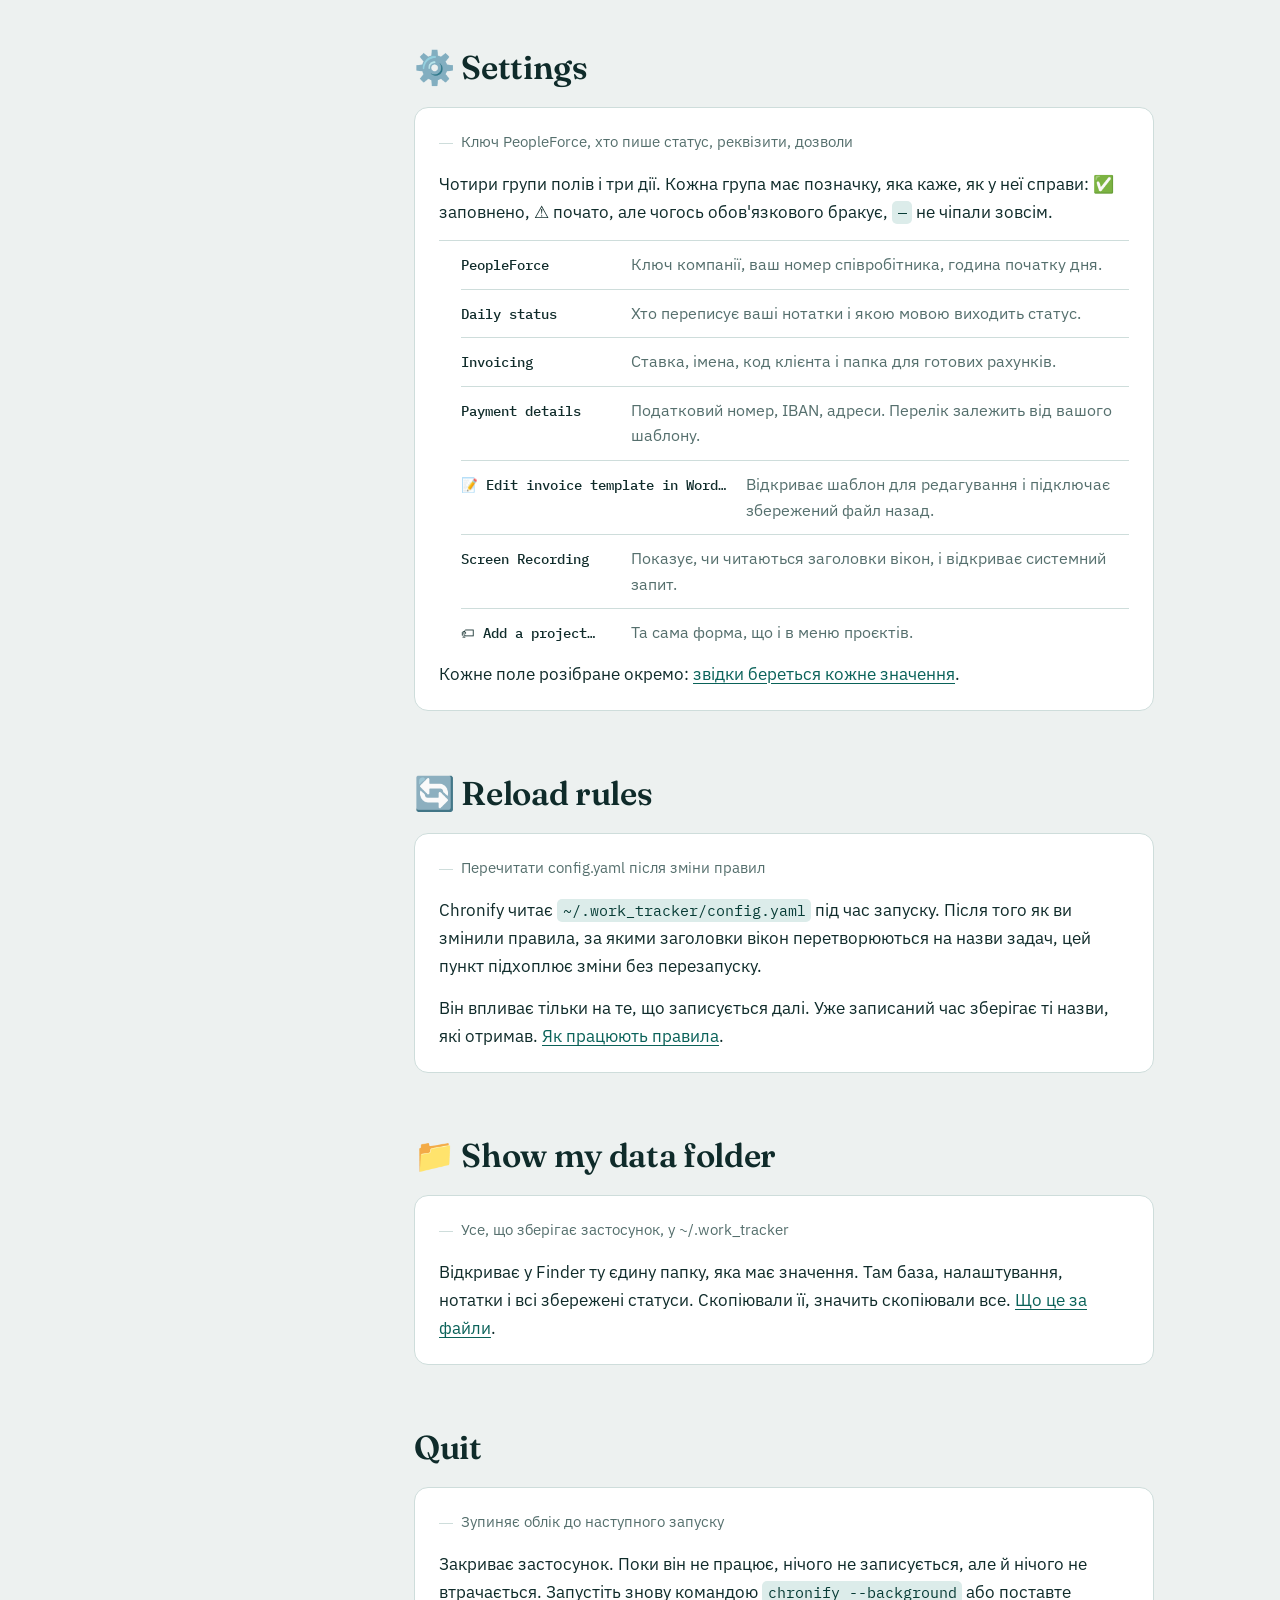
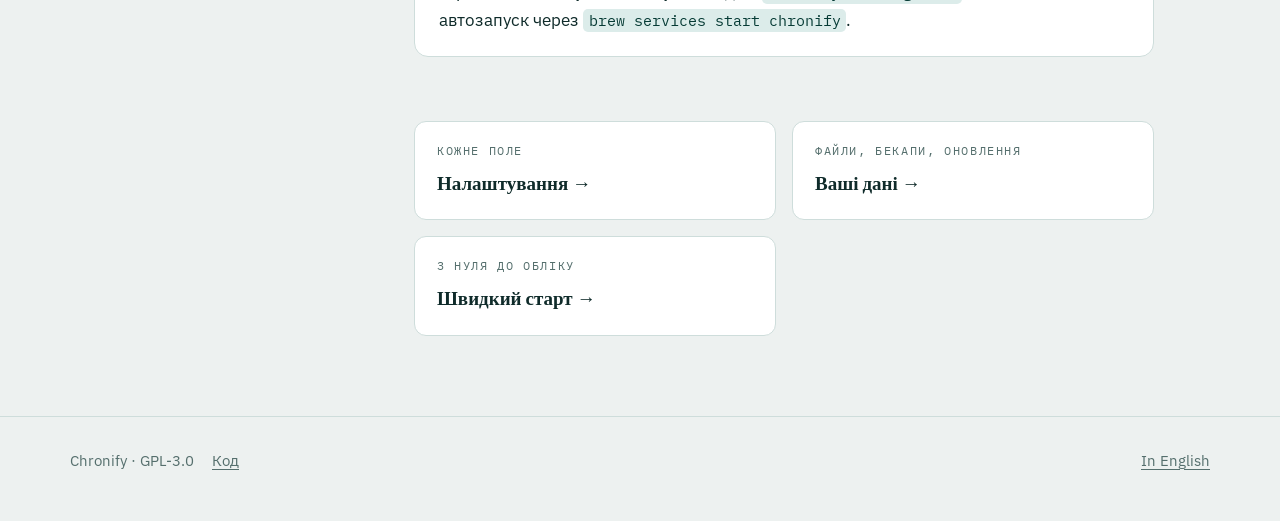
<file: docs/uk/menu.html>
<!doctype html>
<html lang="uk">
<head>
<meta charset="utf-8">
<meta name="viewport" content="width=device-width, initial-scale=1">
<title>Меню · Chronify</title>
<meta name="description" content="Кожен пункт меню Chronify: що він робить і що всередині.">
<link rel="preconnect" href="https://fonts.googleapis.com">
<link rel="preconnect" href="https://fonts.gstatic.com" crossorigin>
<link rel="stylesheet" href="https://fonts.googleapis.com/css2?family=Fraunces:opsz,wght@9..144,400;9..144,600&family=IBM+Plex+Mono:wght@400;500&family=IBM+Plex+Sans:wght@400;500;600&display=swap">
<link rel="stylesheet" href="../assets/site.css">
</head>
<body>

<div class="wrap">
  <header class="topbar">
    <a class="brand" href="./">Chronify <span>⏱</span></a>
    <nav class="topnav">
      <a href="start.html">Швидкий старт</a>
      <a href="menu.html" aria-current="page">Меню</a>
      <a href="settings.html">Налаштування</a>
      <a href="data.html">Ваші дані</a>
      <a href="https://github.com/zepuff/Chronify">Код</a>
      <span class="langs">
        <a href="../menu.html">EN</a><i>/</i><a href="menu.html" aria-current="true">UK</a>
      </span>
    </nav>
  </header>

  <div class="page-title">
    <p class="eyebrow">довідник</p>
    <h1>Кожен пункт меню</h1>
    <p>
      У тому самому порядку, в якому ви їх бачите. Назви англійські, як у
      застосунку. Сірий рядок під заголовком це той самий рядок, який Chronify
      друкує під пунктом у меню, перекладений.
    </p>
  </div>
</div>

<main class="wrap">
  <div class="doc">

    <nav class="menu-nav" aria-label="Натисніть на будь-який пункт, щоб розгорнути">
      <p class="menu-nav-caption">Натисніть на будь-який пункт, щоб розгорнути</p>
      <div class="mock">
        <div class="mock-bar">
          <a class="tracker" href="#clock" title="Сам годинник">⏱ 3h 25m</a>
        </div>
        <div class="dropdown">
          <ul>
            <li><a href="#pause"><span class="grow">⏸ Pause tracking</span></a></li>
            <li><a href="#project"><span class="grow">🏷 Project</span><span class="chev">›</span></a></li>
            <li class="sep"></li>
            <li><a href="#status"><span class="grow">✨ Write today's status</span></a></li>
            <li><a href="#tasks"><span class="grow">✅ What I did today</span><span class="chev">›</span></a></li>
            <li><a href="#notes"><span class="grow">💭 Notes to self</span><span class="chev">›</span></a></li>
            <li><a href="#blockers"><span class="grow">🚧 What is blocking me</span><span class="chev">›</span></a></li>
            <li><a href="#plan"><span class="grow">📋 Plan for today</span><span class="chev">›</span></a></li>
            <li><a href="#alerts"><span class="grow">⏰ Remind me at a time</span><span class="chev">›</span></a></li>
            <li><a href="#infra"><span class="grow">🚦 Infrastructure status</span><span class="chev">›</span></a></li>
            <li class="sep"></li>
            <li><a href="#stats"><span class="grow">📊 Where today went</span></a></li>
            <li><a href="#day"><span class="grow">📆 Another day</span><span class="chev">›</span></a></li>
            <li><a href="#calendar"><span class="grow">📅 Month calendar</span><span class="chev">›</span></a></li>
            <li class="sep"></li>
            <li><a href="#invoice"><span class="grow">🧾 Invoice</span><span class="chev">›</span></a></li>
            <li><a href="#push"><span class="grow">📤 Send hours to PeopleForce</span><span class="chev">›</span></a></li>
            <li><a href="#history"><span class="grow">📝 Status history</span><span class="chev">›</span></a></li>
            <li class="sep"></li>
            <li><a href="#settings"><span class="grow">⚙️ Settings</span><span class="chev">›</span></a></li>
            <li><a href="#reload"><span class="grow">🔄 Reload rules</span></a></li>
            <li><a href="#folder"><span class="grow">📁 Show my data folder</span></a></li>
            <li class="sep"></li>
            <li><a href="#quit"><span class="grow">Quit</span></a></li>
          </ul>
        </div>
      </div>
    </nav>

    <div class="prose">

      <h2 id="clock">Сам годинник</h2>

      <p>
        ⏱ у рядку меню показує, скільки часу вже записано за сьогодні. Це не
        секундомір, який треба не забути увімкнути: він рахує завжди, коли
        застосунок запущений, обраний проєкт і ви справді за комп'ютером.
      </p>

      <p>
        Якщо закріпити щось із <b>📋 Plan for today</b>, поруч із годинником
        цілий день стоятиме той текст. Напрочуд дієвий спосіб не забути ту саму
        одну справу.
      </p>

      <h2 id="pause">⏸ Pause tracking</h2>

      <div class="entry">
        <p class="said">Нічого не записує, поки не увімкнете назад</p>
        <p>
          Зупиняє запис, не закриваючи застосунок. Для години, яка належить
          комусь іншому, або обіду, який потім не хочеться пояснювати.
        </p>
        <p>
          На паузі пункт читається як <b>▶️ Resume tracking</b>, тож меню
          завжди показує, у якому ви стані. Годинник у рядку меню зберігає
          накопичену суму.
        </p>
      </div>

      <h2 id="project">🏷 Project</h2>

      <div class="entry">
        <p class="said">Якому проєкту належать сьогоднішні години. Додати, змінити, перенести день</p>
        <p>
          Угорі підменю перелічені ваші проєкти, активний позначений. Усе, що
          записується далі, належить обраному, тож перемикайтеся тут, коли
          перемикаєте клієнта.
        </p>
        <ul class="sub-items">
          <li><b>+ Add a project</b><span>Назва, і за бажанням номер у PeopleForce та власна ставка. Обов'язкова тільки назва.</span></li>
          <li><b>✏️ Edit a project</b><span>Змінити будь-що з трьох або видалити проєкт.</span></li>
          <li><b>🔀 Move a day</b><span>Цілий день записаного часу переноситься з одного проєкту в інший. Для дня, коли ви забули перемкнутися.</span></li>
          <li><b>📅 Move a date range…</b><span>Те саме, але одразу за кілька днів.</span></li>
          <li><b>Separate tasks &amp; notes per project</b><span>Вимкнено: один спільний список задач і нотаток. Увімкнено: у кожного проєкту свій.</span></li>
        </ul>
        <div class="note">
          <p>
            <strong>Проєкт без номера PeopleForce ніколи туди не відправляється.</strong>
            Це охайний спосіб тримати особисту чи внутрішню роботу поза
            таймшитом, але все одно її рахувати.
          </p>
        </div>
      </div>

      <h2 id="status">✨ Write today's status</h2>

      <div class="entry">
        <p class="said">Перетворює сьогоднішні нотатки на текст для Slack</p>
        <p>
          Збирає все, що ви записали в <b>✅ What I did today</b>, додає години
          з трекера, дописує блокери окремим розділом і рядок про інфраструктуру,
          якщо ви його ставили, і видає готовий статус.
        </p>
        <p>
          Залежно від того,
          <a href="settings.html#status">кого ви обрали автором</a>, ваші рядки
          або переписуються у нормальні речення, або лишаються рівно такими, як
          ви їх набрали. У будь-якому разі результат зберігається, тож завтра
          він буде в <b>📝 Status history</b>.
        </p>
        <p>
          Статуси також пишуться у фоні за ті дні, коли ви цього пункту не
          натискали, якщо там було про що писати.
        </p>
      </div>

      <h2 id="tasks">✅ What I did today</h2>

      <div class="entry">
        <p class="said">Записуйте кожну завершену справу. З них пишеться статус</p>
        <p>
          Звичка, навколо якої побудований увесь застосунок. Завершили щось,
          відкрили, написали рядок. Орфографія і стиль не мають значення, це
          сировина.
        </p>
        <ul class="sub-items">
          <li><b>+ Log a completed task</b><span>По одній справі на запис, тими словами, які першими спали на думку.</span></li>
          <li><b>самі записи</b><span>Клік по запису дозволяє змінити текст або видалити його.</span></li>
        </ul>
        <p>
          Список тільки на сьогодні й очищається зі зміною дати. Те, що лишиться
          в ньому наприкінці дня, і піде у статус.
        </p>
      </div>

      <h2 id="notes">💭 Notes to self</h2>

      <div class="entry">
        <p class="said">Що варто пам'ятати. Без дати, лежить, поки не видалите</p>
        <p>
          Відмінність від <b>✅ What I did today</b> у тому, що це не завершена
          робота і в неї немає дати. Підказка до пароля, тема до наступного
          один-на-один, ім'я людини, яка відповідає за той сервіс.
        </p>
        <p>
          Вони лежать, доки ви їх не приберете, і ніколи не потрапляють у
          статус.
        </p>
      </div>

      <h2 id="blockers">🚧 What is blocking me</h2>

      <div class="entry">
        <p class="said">Потрапляє у статус окремим розділом</p>
        <p>
          Усе, що заважає. Кожен блокер друкується у щоденному статусі під
          власним заголовком, і саме так команда про нього дізнається без того,
          щоб ви щоразу згадували вголос.
        </p>
        <ul class="sub-items">
          <li><b>+ Add a blocker</b><span>Що саме заважає, одним рядком.</span></li>
          <li><b>✅ Mark as resolved</b><span>Прибирає блокер із майбутніх статусів.</span></li>
        </ul>
        <p>
          Коли список порожній, статус просто пише, що блокерів немає.
        </p>
      </div>

      <h2 id="plan">📋 Plan for today</h2>

      <div class="entry">
        <p class="said">Відмічайте зроблене. Невідмічене переїде на завтра</p>
        <p>
          Короткий список того, що ви збиралися зробити. Клік по пункту відмічає
          його. Усе невідмічене наприкінці дня повертається завтра, тож план
          ніколи не зникає тихцем.
        </p>
        <ul class="sub-items">
          <li><b>+ Add an item</b><span>По одному рядку на справу.</span></li>
          <li><b>🧹 Clear completed</b><span>Прибирає все вже відмічене.</span></li>
          <li><b>📌 Show in the menu bar</b><span>Виносить один незавершений пункт поруч із годинником, щоб він цілий день був перед очима.</span></li>
        </ul>
      </div>

      <h2 id="alerts">⏰ Remind me at a time</h2>

      <div class="entry">
        <p class="said">Нагадування вашим текстом, у вибрані дні</p>
        <p>
          Сповіщення у вибраний час, у вибрані дні тижня, вашими словами.
          Щоденний стендап, п'ятничний таймшит, нагадування нарешті закінчити
          роботу.
        </p>
        <ul class="sub-items">
          <li><b>+ New timed reminder</b><span>Текст, час і дні, у які воно повторюється.</span></li>
          <li><b>самі нагадування</b><span>Клік дозволяє змінити або прибрати.</span></li>
        </ul>
        <p>
          Звук задається в <code>config.yaml</code> і за замовчуванням це
          <code>Glass</code>. Підходить будь-який файл із
          <code>/System/Library/Sounds</code>, а порожнє значення робить
          нагадування беззвучними.
        </p>
      </div>

      <h2 id="infra">🚦 Infrastructure status</h2>

      <div class="entry">
        <p class="said">Рядок у статусі: 🟢 🟡 🔴 або ваше формулювання</p>
        <p>
          Для команд, від яких у щоденному статусі очікують відповіді, чи все
          живе. Оберіть готовий рядок або напишіть свій, і він дописуватиметься
          до кожного статусу, доки ви його не зміните.
        </p>
        <ul class="sub-items">
          <li><b>готові варіанти</b><span>🟢 все стабільно, 🟡 є проблеми, 🔴 інцидент.</span></li>
          <li><b>✏️ Custom text…</b><span>Ваше формулювання, зі світлофором попереду або без нього.</span></li>
        </ul>
      </div>

      <h2 id="stats">📊 Where today went</h2>

      <div class="entry">
        <p class="said">Години за задачами, від початку дня</p>
        <p>
          Сьогоднішній записаний час, розбитий за назвами задач, із підсумком
          унизу. Найшвидший спосіб перевірити, чи ваші правила групують речі
          розумно.
        </p>
        <p>
          Якщо тут видно голі назви застосунків замість назв задач, значить
          запис екрана вимкнений і заголовки вікон невидимі.
          <a href="start.html#permission">Як це виправити</a>.
        </p>
      </div>

      <h2 id="day">📆 Another day</h2>

      <div class="entry">
        <p class="said">Останні 30 днів: години, статус і виправлення записаного</p>
        <p>
          Той самий перегляд, що й вище, але за будь-який з останніх тридцяти
          днів, плюс можливість виправити записане.
        </p>
        <ul class="sub-items">
          <li><b>📄 Summary and hours</b><span>Години за задачами того дня і збережений за нього статус.</span></li>
          <li><b>✏️ Edit tracked segments…</b><span>Окремі проміжки часу так, як їх записано, де можна перейменувати, обʼєднати або прибрати.</span></li>
        </ul>
        <div class="note">
          <p>
            <strong>Виправляйте до відправки, а не після.</strong> Коли день уже
            пішов у PeopleForce, правки тут не змінять того, що в таймшиті.
          </p>
        </div>
      </div>

      <h2 id="calendar">📅 Month calendar</h2>

      <div class="entry">
        <p class="said">Відкриває карту місяця в браузері</p>
        <p>
          Місяць одним поглядом: темніші дні довші. Корисно наприкінці місяця,
          щоб знайти день, який ви забули відстежити, або день, який так і не
          дійшов до PeopleForce.
        </p>
        <ul class="sub-items">
          <li><b>This month</b><span>Відкривається у браузері за замовчуванням.</span></li>
          <li><b>Last month</b><span>Те саме, на місяць назад.</span></li>
        </ul>
      </div>

      <h2 id="invoice">🧾 Invoice</h2>

      <div class="entry">
        <p class="said">Зробити рахунок за місяць або зчитати реквізити зі старого</p>
        <p>
          Заповнює ваш власний шаблон Word годинами за місяць, ставкою і
          реквізитами, а поруч кладе PDF. Готові файли потрапляють у папку,
          задану в <a href="settings.html#invoice">налаштуваннях</a>, і Chronify
          показує цю папку, коли закінчить.
        </p>
        <ul class="sub-items">
          <li><b>Create for this month</b><span>Поточний місяць.</span></li>
          <li><b>Create for last month</b><span>Звичний варіант, бо рахунки виставляють після закінчення місяця.</span></li>
          <li><b>📥 Import details from an existing invoice…</b><span>Зчитує ваше ім'я, податковий номер, IBAN і решту з рахунку, який ви вже відправляли.</span></li>
          <li><b>Refresh PDF for this month</b><span>Перезбирає PDF після виправлення реквізитів, не змінюючи чисел.</span></li>
          <li><b>Refresh PDF for last month</b><span>Те саме, на місяць назад.</span></li>
        </ul>
        <p>
          Для PDF потрібен LibreOffice. Якщо його немає, .docx усе одно
          створиться, і конвертувати можна самостійно:
        </p>
        <pre><code>brew install --cask libreoffice</code></pre>
        <div class="note">
          <p>
            <strong>Редагуйте шаблон тільки у Word або LibreOffice.</strong>
            Pages і TextEdit під час збереження перетворюють таблицю рахунку на
            звичайний текст, і в готовому документі таблиці не лишається зовсім.
            Chronify це перевіряє і відмовиться від шаблону, у якому бачить таку
            проблему.
          </p>
        </div>
      </div>

      <h2 id="push">📤 Send hours to PeopleForce</h2>

      <div class="entry">
        <p class="said">Відправляє години і текст статусу у ваш таймшит</p>
        <p>
          Надсилає записаний час у ваш таймшит PeopleForce, а щоденний статус іде
          коментарем. Відправляються тільки проєкти, у яких вказаний номер
          PeopleForce.
        </p>
        <ul class="sub-items">
          <li><b>Today</b><span>Те, що записано за сьогодні.</span></li>
          <li><b>Yesterday</b><span>Той день, який ви збиралися відправити зранку.</span></li>
          <li><b>Days this month</b><span>Кожен день поточного місяця з підсумком, щоб відправити один конкретний.</span></li>
          <li><b>📦 Push every day this month</b><span>Цілий місяць за раз, для випадку, коли ви лишили це на останній день.</span></li>
          <li><b>Push real time ranges</b><span>Увімкнено: 09:00-10:37 рівно так, як записано. Вимкнено: один акуратний запис на проєкт, починаючи з години з налаштувань.</span></li>
          <li><b>Auto-push at 00:00</b><span>Сам відправляє вчорашній день щоночі й надолужує до тижня назад, якщо Mac був вимкнений.</span></li>
        </ul>
        <p>
          Цьому пункту потрібні ключ компанії та ваш номер співробітника.
          <a href="settings.html#peopleforce">Де їх узяти</a>.
        </p>
      </div>

      <h2 id="history">📝 Status history</h2>

      <div class="entry">
        <p class="said">Усі збережені статуси в одному файлі</p>
        <p>
          Кожен колись написаний статус, найновіші зверху, зібрані в один файл
          Markdown, який одразу відкривається. Стане в пригоді на перформанс
          ревʼю або коли хтось питає, що ви робили три тижні тому.
        </p>
        <ul class="sub-items">
          <li><b>Open status history</b><span>Записує ~/.work_tracker/history_export.md і відкриває його.</span></li>
          <li><b>🛑 Stop generating</b><span>Скасовує статус, який ще пишеться, якщо модель задумалась надовго.</span></li>
        </ul>
      </div>

      <h2 id="settings">⚙️ Settings</h2>

      <div class="entry">
        <p class="said">Ключ PeopleForce, хто пише статус, реквізити, дозволи</p>
        <p>
          Чотири групи полів і три дії. Кожна група має позначку, яка каже, як у
          неї справи: ✅ заповнено, ⚠️ почато, але чогось обов'язкового бракує,
          <code>—</code> не чіпали зовсім.
        </p>
        <ul class="sub-items">
          <li><b>PeopleForce</b><span>Ключ компанії, ваш номер співробітника, година початку дня.</span></li>
          <li><b>Daily status</b><span>Хто переписує ваші нотатки і якою мовою виходить статус.</span></li>
          <li><b>Invoicing</b><span>Ставка, імена, код клієнта і папка для готових рахунків.</span></li>
          <li><b>Payment details</b><span>Податковий номер, IBAN, адреси. Перелік залежить від вашого шаблону.</span></li>
          <li><b>📝 Edit invoice template in Word…</b><span>Відкриває шаблон для редагування і підключає збережений файл назад.</span></li>
          <li><b>Screen Recording</b><span>Показує, чи читаються заголовки вікон, і відкриває системний запит.</span></li>
          <li><b>🏷 Add a project…</b><span>Та сама форма, що і в меню проєктів.</span></li>
        </ul>
        <p>
          Кожне поле розібране окремо:
          <a href="settings.html">звідки береться кожне значення</a>.
        </p>
      </div>

      <h2 id="reload">🔄 Reload rules</h2>

      <div class="entry">
        <p class="said">Перечитати config.yaml після зміни правил</p>
        <p>
          Chronify читає <code>~/.work_tracker/config.yaml</code> під час
          запуску. Після того як ви змінили правила, за якими заголовки вікон
          перетворюються на назви задач, цей пункт підхоплює зміни без
          перезапуску.
        </p>
        <p>
          Він впливає тільки на те, що записується далі. Уже записаний час
          зберігає ті назви, які отримав.
          <a href="data.html#rules">Як працюють правила</a>.
        </p>
      </div>

      <h2 id="folder">📁 Show my data folder</h2>

      <div class="entry">
        <p class="said">Усе, що зберігає застосунок, у ~/.work_tracker</p>
        <p>
          Відкриває у Finder ту єдину папку, яка має значення. Там база,
          налаштування, нотатки і всі збережені статуси. Скопіювали її, значить
          скопіювали все. <a href="data.html">Що це за файли</a>.
        </p>
      </div>

      <h2 id="quit">Quit</h2>

      <div class="entry">
        <p class="said">Зупиняє облік до наступного запуску</p>
        <p>
          Закриває застосунок. Поки він не працює, нічого не записується, але й
          нічого не втрачається. Запустіть знову командою
          <code>chronify --background</code> або поставте автозапуск через
          <code>brew services start chronify</code>.
        </p>
      </div>

      <div class="next">
        <a href="settings.html"><span>кожне поле</span><b>Налаштування →</b></a>
        <a href="data.html"><span>файли, бекапи, оновлення</span><b>Ваші дані →</b></a>
        <a href="start.html"><span>з нуля до обліку</span><b>Швидкий старт →</b></a>
      </div>

    </div>
  </div>
</main>

<footer>
  <div class="wrap">
    <span>Chronify · GPL-3.0</span>
    <a href="https://github.com/zepuff/Chronify">Код</a>
    <span class="spacer"><a href="../menu.html">In English</a></span>
  </div>
</footer>


<script>
(function () {
  var links = Array.prototype.slice.call(
    document.querySelectorAll('.menu-nav a[href^="#"]'));
  if (!links.length || !('IntersectionObserver' in window)) return;

  var byId = {};
  links.forEach(function (a) { byId[a.getAttribute('href').slice(1)] = a; });

  var targets = Object.keys(byId)
    .map(function (id) { return document.getElementById(id); })
    .filter(Boolean);

  var current = null;
  function mark(id) {
    if (current === id) return;
    links.forEach(function (a) { a.removeAttribute('aria-current'); });
    if (byId[id]) {
      byId[id].setAttribute('aria-current', 'true');
      current = id;
    }
  }

  var seen = {};
  var io = new IntersectionObserver(function (entries) {
    entries.forEach(function (e) { seen[e.target.id] = e.isIntersecting; });
    for (var i = 0; i < targets.length; i++) {
      if (seen[targets[i].id]) { mark(targets[i].id); return; }
    }
  }, { rootMargin: '-80px 0px -65% 0px', threshold: 0 });

  targets.forEach(function (el) { io.observe(el); });
})();
</script>
</body>
</html>
</file>
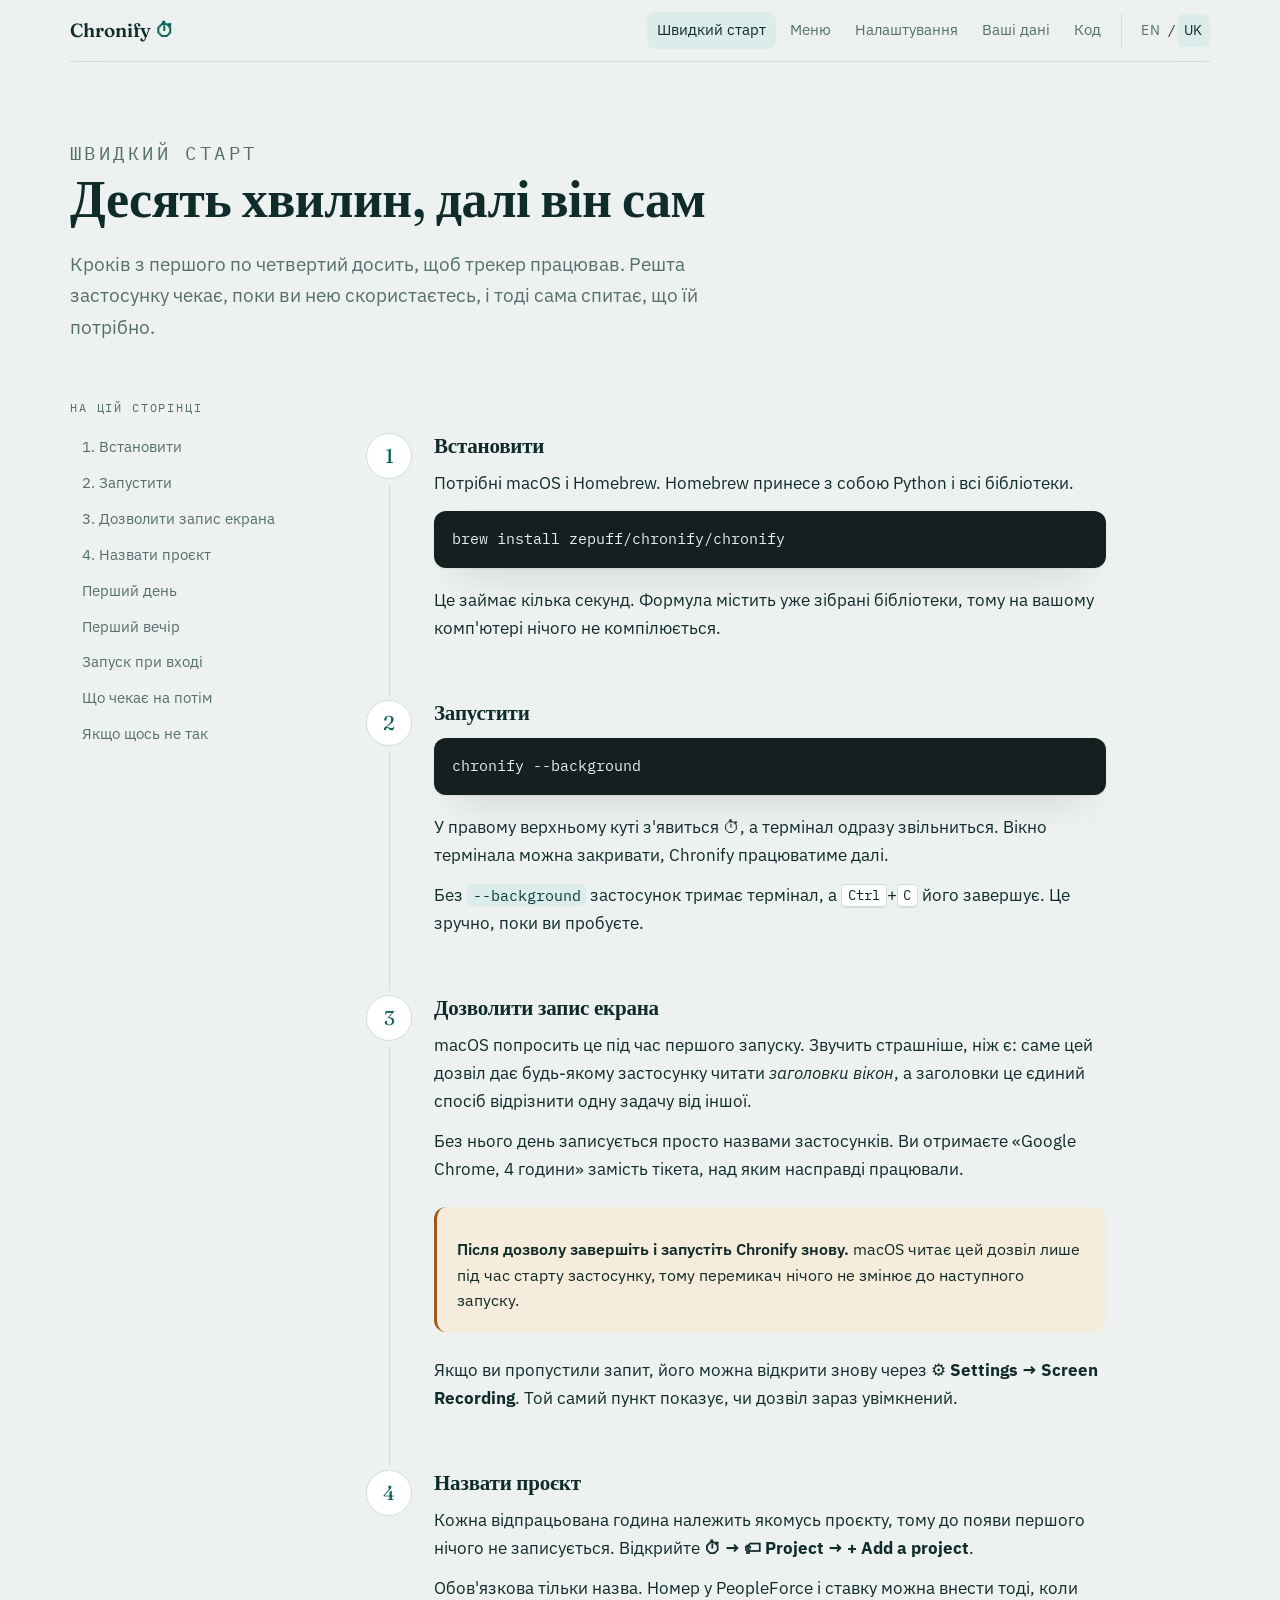
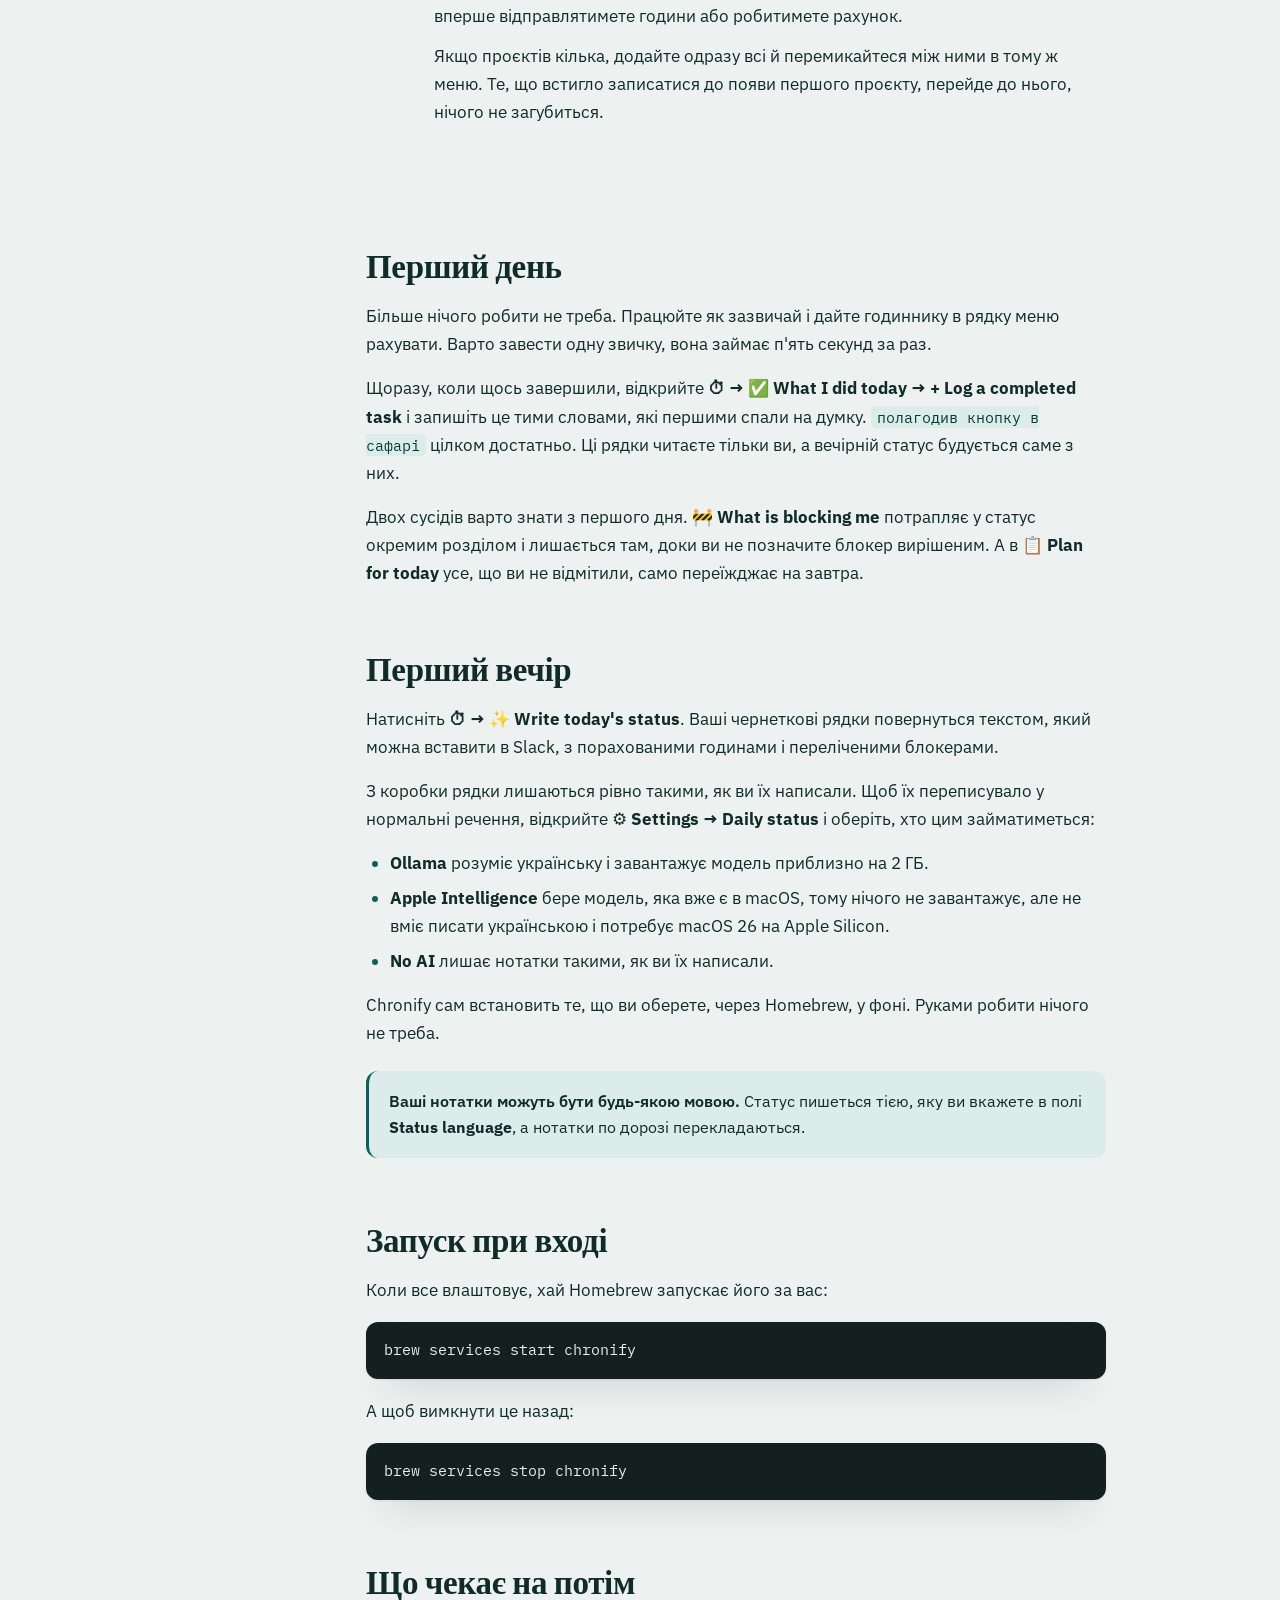
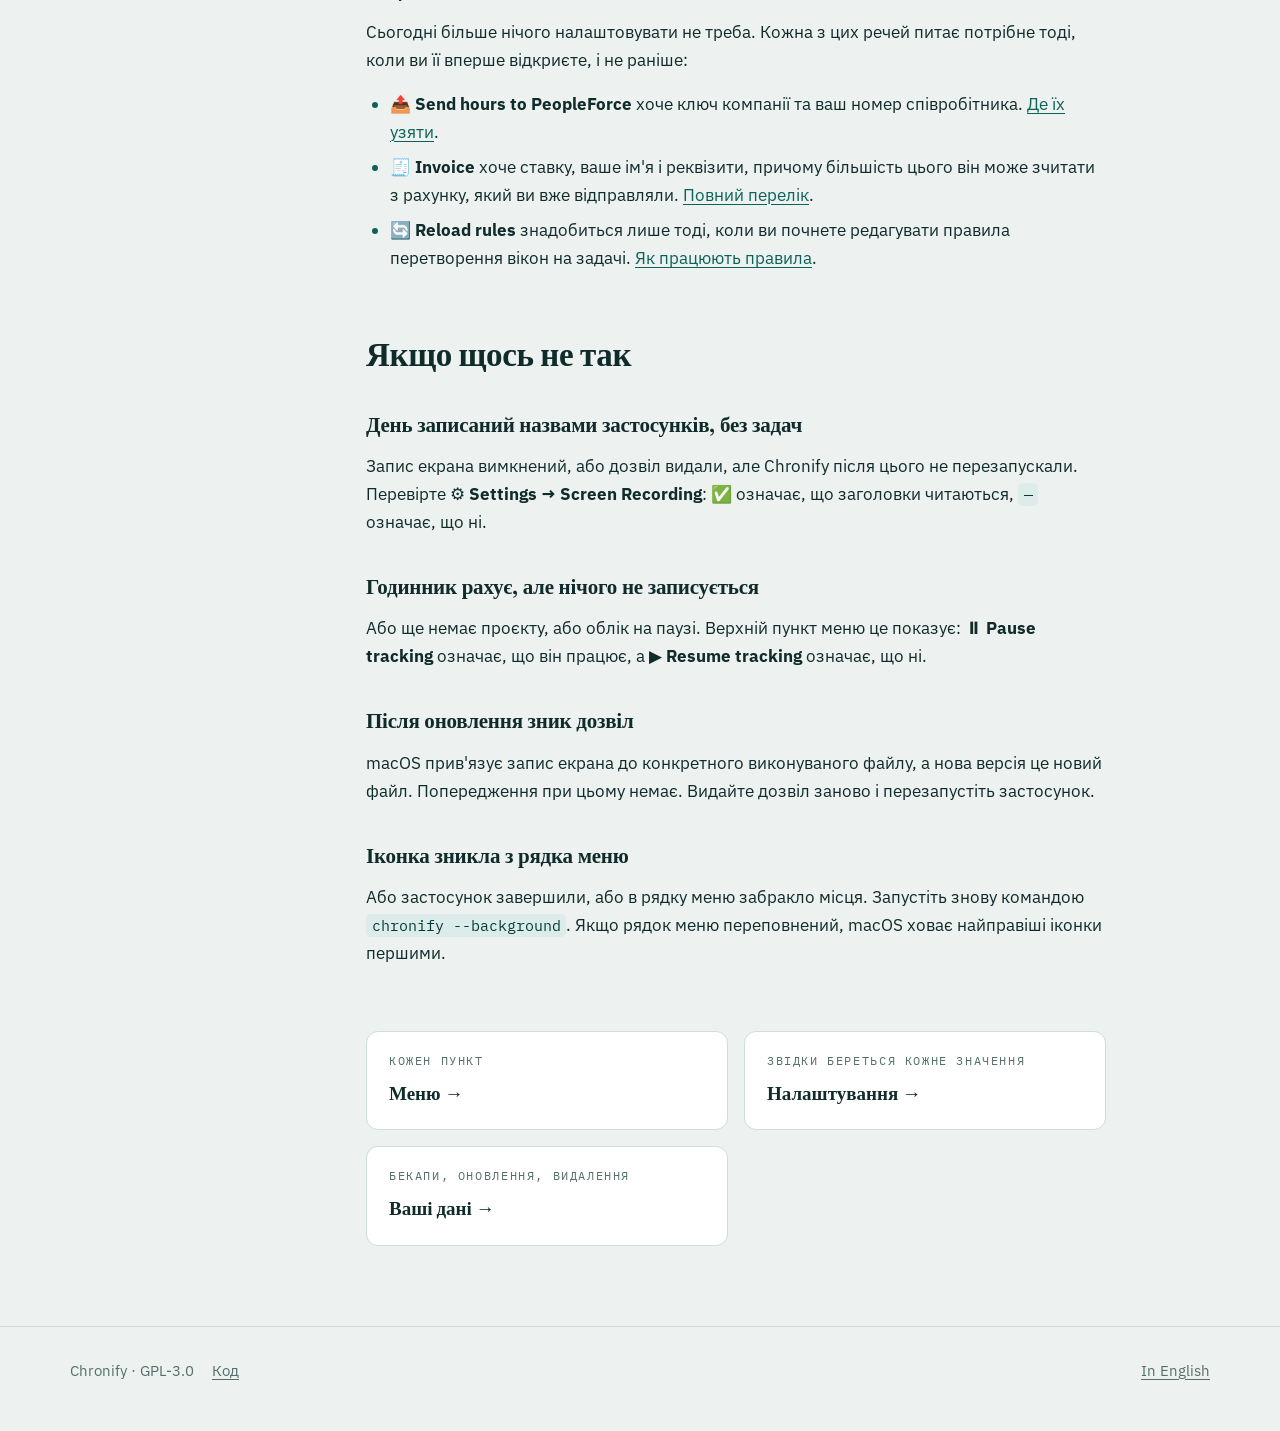
<file: docs/uk/start.html>
<!doctype html>
<html lang="uk">
<head>
<meta charset="utf-8">
<meta name="viewport" content="width=device-width, initial-scale=1">
<title>Швидкий старт · Chronify</title>
<meta name="description" content="Встановити Chronify, дати один дозвіл, назвати проєкт, і облік уже йде. Десять хвилин, далі він працює сам.">
<link rel="preconnect" href="https://fonts.googleapis.com">
<link rel="preconnect" href="https://fonts.gstatic.com" crossorigin>
<link rel="stylesheet" href="https://fonts.googleapis.com/css2?family=Fraunces:opsz,wght@9..144,400;9..144,600&family=IBM+Plex+Mono:wght@400;500&family=IBM+Plex+Sans:wght@400;500;600&display=swap">
<link rel="stylesheet" href="../assets/site.css">
</head>
<body>

<div class="wrap">
  <header class="topbar">
    <a class="brand" href="./">Chronify <span>⏱</span></a>
    <nav class="topnav">
      <a href="start.html" aria-current="page">Швидкий старт</a>
      <a href="menu.html">Меню</a>
      <a href="settings.html">Налаштування</a>
      <a href="data.html">Ваші дані</a>
      <a href="https://github.com/zepuff/Chronify">Код</a>
      <span class="langs">
        <a href="../start.html">EN</a><i>/</i><a href="start.html" aria-current="true">UK</a>
      </span>
    </nav>
  </header>

  <div class="page-title">
    <p class="eyebrow">швидкий старт</p>
    <h1>Десять хвилин, далі він сам</h1>
    <p>
      Кроків з першого по четвертий досить, щоб трекер працював. Решта
      застосунку чекає, поки ви нею скористаєтесь, і тоді сама спитає, що їй
      потрібно.
    </p>
  </div>
</div>

<main class="wrap">
  <div class="doc">

    <nav class="toc" aria-label="Зміст">
      <p>на цій сторінці</p>
      <ul>
        <li><a href="#install">1. Встановити</a></li>
        <li><a href="#start">2. Запустити</a></li>
        <li><a href="#permission">3. Дозволити запис екрана</a></li>
        <li><a href="#project">4. Назвати проєкт</a></li>
        <li><a href="#day">Перший день</a></li>
        <li><a href="#evening">Перший вечір</a></li>
        <li><a href="#login">Запуск при вході</a></li>
        <li><a href="#later">Що чекає на потім</a></li>
        <li><a href="#trouble">Якщо щось не так</a></li>
      </ul>
    </nav>

    <div class="prose">

      <div class="steps">

        <article class="step" id="install">
          <div class="step-body">
            <h3>Встановити</h3>
            <p>Потрібні macOS і Homebrew. Homebrew принесе з собою Python і всі бібліотеки.</p>
            <pre><code>brew install zepuff/chronify/chronify</code></pre>
            <p>
              Це займає кілька секунд. Формула містить уже зібрані бібліотеки,
              тому на вашому комп'ютері нічого не компілюється.
            </p>
          </div>
        </article>

        <article class="step" id="start">
          <div class="step-body">
            <h3>Запустити</h3>
            <pre><code>chronify --background</code></pre>
            <p>
              У правому верхньому куті з'явиться ⏱, а термінал одразу
              звільниться. Вікно термінала можна закривати, Chronify працюватиме
              далі.
            </p>
            <p>
              Без <code>--background</code> застосунок тримає термінал, а
              <kbd>Ctrl</kbd>+<kbd>C</kbd> його завершує. Це зручно, поки ви
              пробуєте.
            </p>
          </div>
        </article>

        <article class="step" id="permission">
          <div class="step-body">
            <h3>Дозволити запис екрана</h3>
            <p>
              macOS попросить це під час першого запуску. Звучить страшніше, ніж
              є: саме цей дозвіл дає будь-якому застосунку читати
              <em>заголовки вікон</em>, а заголовки це єдиний спосіб відрізнити
              одну задачу від іншої.
            </p>
            <p>
              Без нього день записується просто назвами застосунків. Ви
              отримаєте «Google Chrome, 4 години» замість тікета, над яким
              насправді працювали.
            </p>
            <div class="note warn">
              <p>
                <strong>Після дозволу завершіть і запустіть Chronify знову.</strong>
                macOS читає цей дозвіл лише під час старту застосунку, тому
                перемикач нічого не змінює до наступного запуску.
              </p>
            </div>
            <p>
              Якщо ви пропустили запит, його можна відкрити знову через
              <b>⚙️ Settings → Screen Recording</b>. Той самий пункт показує,
              чи дозвіл зараз увімкнений.
            </p>
          </div>
        </article>

        <article class="step" id="project">
          <div class="step-body">
            <h3>Назвати проєкт</h3>
            <p>
              Кожна відпрацьована година належить якомусь проєкту, тому до
              появи першого нічого не записується. Відкрийте
              <b>⏱ → 🏷 Project → + Add a project</b>.
            </p>
            <p>
              Обов'язкова тільки назва. Номер у PeopleForce і ставку можна
              внести тоді, коли вперше відправлятимете години або робитимете
              рахунок.
            </p>
            <p>
              Якщо проєктів кілька, додайте одразу всі й перемикайтеся між ними
              в тому ж меню. Те, що встигло записатися до появи першого проєкту,
              перейде до нього, нічого не загубиться.
            </p>
          </div>
        </article>

      </div>

      <h2 id="day">Перший день</h2>

      <p>
        Більше нічого робити не треба. Працюйте як зазвичай і дайте годиннику в
        рядку меню рахувати. Варто завести одну звичку, вона займає п'ять секунд
        за раз.
      </p>

      <p>
        Щоразу, коли щось завершили, відкрийте
        <b>⏱ → ✅ What I did today → + Log a completed task</b> і запишіть це
        тими словами, які першими спали на думку.
        <code>полагодив кнопку в сафарі</code> цілком достатньо. Ці рядки читаєте
        тільки ви, а вечірній статус будується саме з них.
      </p>

      <p>
        Двох сусідів варто знати з першого дня. <b>🚧 What is blocking me</b>
        потрапляє у статус окремим розділом і лишається там, доки ви не
        позначите блокер вирішеним. А в <b>📋 Plan for today</b> усе, що ви не
        відмітили, само переїжджає на завтра.
      </p>

      <h2 id="evening">Перший вечір</h2>

      <p>
        Натисніть <b>⏱ → ✨ Write today's status</b>. Ваші чернеткові рядки
        повернуться текстом, який можна вставити в Slack, з порахованими
        годинами і переліченими блокерами.
      </p>

      <p>
        З коробки рядки лишаються рівно такими, як ви їх написали. Щоб їх
        переписувало у нормальні речення, відкрийте
        <b>⚙️ Settings → Daily status</b> і оберіть, хто цим займатиметься:
      </p>

      <ul>
        <li>
          <b>Ollama</b> розуміє українську і завантажує модель приблизно на
          2 ГБ.
        </li>
        <li>
          <b>Apple Intelligence</b> бере модель, яка вже є в macOS, тому нічого
          не завантажує, але не вміє писати українською і потребує macOS 26 на
          Apple Silicon.
        </li>
        <li>
          <b>No AI</b> лишає нотатки такими, як ви їх написали.
        </li>
      </ul>

      <p>
        Chronify сам встановить те, що ви оберете, через Homebrew, у фоні.
        Руками робити нічого не треба.
      </p>

      <div class="note">
        <p>
          <strong>Ваші нотатки можуть бути будь-якою мовою.</strong> Статус
          пишеться тією, яку ви вкажете в полі <b>Status language</b>, а
          нотатки по дорозі перекладаються.
        </p>
      </div>

      <h2 id="login">Запуск при вході</h2>

      <p>Коли все влаштовує, хай Homebrew запускає його за вас:</p>

      <pre><code>brew services start chronify</code></pre>

      <p>А щоб вимкнути це назад:</p>

      <pre><code>brew services stop chronify</code></pre>

      <h2 id="later">Що чекає на потім</h2>

      <p>
        Сьогодні більше нічого налаштовувати не треба. Кожна з цих речей питає
        потрібне тоді, коли ви її вперше відкриєте, і не раніше:
      </p>

      <ul>
        <li>
          <b>📤 Send hours to PeopleForce</b> хоче ключ компанії та ваш номер
          співробітника. <a href="settings.html#peopleforce">Де їх узяти</a>.
        </li>
        <li>
          <b>🧾 Invoice</b> хоче ставку, ваше ім'я і реквізити, причому
          більшість цього він може зчитати з рахунку, який ви вже відправляли.
          <a href="settings.html#invoice">Повний перелік</a>.
        </li>
        <li>
          <b>🔄 Reload rules</b> знадобиться лише тоді, коли ви почнете
          редагувати правила перетворення вікон на задачі.
          <a href="data.html#rules">Як працюють правила</a>.
        </li>
      </ul>

      <h2 id="trouble">Якщо щось не так</h2>

      <h3>День записаний назвами застосунків, без задач</h3>
      <p>
        Запис екрана вимкнений, або дозвіл видали, але Chronify після цього не
        перезапускали. Перевірте <b>⚙️ Settings → Screen Recording</b>: ✅
        означає, що заголовки читаються, <code>—</code> означає, що ні.
      </p>

      <h3>Годинник рахує, але нічого не записується</h3>
      <p>
        Або ще немає проєкту, або облік на паузі. Верхній пункт меню це показує:
        <b>⏸ Pause tracking</b> означає, що він працює, а
        <b>▶️ Resume tracking</b> означає, що ні.
      </p>

      <h3>Після оновлення зник дозвіл</h3>
      <p>
        macOS прив'язує запис екрана до конкретного виконуваного файлу, а нова
        версія це новий файл. Попередження при цьому немає. Видайте дозвіл
        заново і перезапустіть застосунок.
      </p>

      <h3>Іконка зникла з рядка меню</h3>
      <p>
        Або застосунок завершили, або в рядку меню забракло місця. Запустіть
        знову командою <code>chronify --background</code>. Якщо рядок меню
        переповнений, macOS ховає найправіші іконки першими.
      </p>

      <div class="next">
        <a href="menu.html"><span>кожен пункт</span><b>Меню →</b></a>
        <a href="settings.html"><span>звідки береться кожне значення</span><b>Налаштування →</b></a>
        <a href="data.html"><span>бекапи, оновлення, видалення</span><b>Ваші дані →</b></a>
      </div>

    </div>
  </div>
</main>

<footer>
  <div class="wrap">
    <span>Chronify · GPL-3.0</span>
    <a href="https://github.com/zepuff/Chronify">Код</a>
    <span class="spacer"><a href="../start.html">In English</a></span>
  </div>
</footer>

</body>
</html>
</file>
<file: docs/assets/site.css>
/* Chronify site. One stylesheet for both languages. */

:root {
  color-scheme: light;

  --paper: #edf1f0;
  --surface: #ffffff;
  --sunk: #e3eae8;
  --ink: #0f2b2a;
  --muted: #556f6d;
  --line: #cedddb;
  --accent: #0a6259;
  --accent-ink: #063b35;
  --accent-soft: #dcecea;
  --amber: #9c5a16;
  --amber-soft: #f6ecdc;
  --bar: #14201f;
  --bar-ink: #e8f0ee;
  --menu: #f7faf9;
  --shadow: 0 1px 2px rgba(15, 43, 42, .07), 0 18px 40px -24px rgba(15, 43, 42, .45);
  --ring: 0 0 0 3px rgba(10, 98, 89, .28);
}

@media (prefers-color-scheme: dark) {
  :root:not([data-theme="light"]) {
    color-scheme: dark;

    --paper: #0c1615;
    --surface: #13201f;
    --sunk: #101c1b;
    --ink: #e4edeb;
    --muted: #93aaa7;
    --line: #23403c;
    --accent: #56b5a6;
    --accent-ink: #9fd8cd;
    --accent-soft: #16302c;
    --amber: #d79a4e;
    --amber-soft: #2a2115;
    --bar: #05100f;
    --bar-ink: #dfeae8;
    --menu: #182726;
    --shadow: 0 1px 2px rgba(0, 0, 0, .5), 0 18px 40px -24px rgba(0, 0, 0, .8);
    --ring: 0 0 0 3px rgba(86, 181, 166, .3);
  }
}

:root[data-theme="dark"] {
  color-scheme: dark;

  --paper: #0c1615;
  --surface: #13201f;
  --sunk: #101c1b;
  --ink: #e4edeb;
  --muted: #93aaa7;
  --line: #23403c;
  --accent: #56b5a6;
  --accent-ink: #9fd8cd;
  --accent-soft: #16302c;
  --amber: #d79a4e;
  --amber-soft: #2a2115;
  --bar: #05100f;
  --bar-ink: #dfeae8;
  --menu: #182726;
  --shadow: 0 1px 2px rgba(0, 0, 0, .5), 0 18px 40px -24px rgba(0, 0, 0, .8);
  --ring: 0 0 0 3px rgba(86, 181, 166, .3);
}

*, *::before, *::after { box-sizing: border-box; }

html { scroll-behavior: smooth; }
@media (prefers-reduced-motion: reduce) { html { scroll-behavior: auto; } }

body {
  margin: 0;
  padding-block-end: 0;
  background: var(--paper);
  color: var(--ink);
  font: 400 17px/1.65 "IBM Plex Sans", system-ui, -apple-system, sans-serif;
  -webkit-font-smoothing: antialiased;
  text-rendering: optimizeLegibility;
  overflow-x: hidden;
}

h1, h2, h3, h4 {
  font-family: Fraunces, Georgia, "Times New Roman", serif;
  font-weight: 600;
  line-height: 1.15;
  margin: 0;
  letter-spacing: -.01em;
}

a { color: var(--accent); text-decoration-thickness: 1px; text-underline-offset: 3px; }
a:hover { color: var(--accent-ink); }

:focus-visible { outline: none; box-shadow: var(--ring); border-radius: 6px; }

code, kbd, pre, .mono {
  font-family: "IBM Plex Mono", ui-monospace, SFMono-Regular, Menlo, monospace;
}

code {
  font-size: .87em;
  background: var(--accent-soft);
  color: var(--accent-ink);
  padding: .12em .38em;
  border-radius: 5px;
  overflow-wrap: anywhere;
}

kbd {
  font-size: .8em;
  background: var(--surface);
  border: 1px solid var(--line);
  border-bottom-width: 2px;
  border-radius: 5px;
  padding: .1em .42em;
  white-space: nowrap;
}

pre {
  margin: 18px 0;
  padding: 16px 18px;
  background: var(--bar);
  color: var(--bar-ink);
  border-radius: 12px;
  overflow-x: auto;
  font-size: 14.5px;
  line-height: 1.7;
  box-shadow: var(--shadow);
}

pre code {
  background: none;
  color: inherit;
  padding: 0;
  font-size: inherit;
}

hr { border: 0; border-top: 1px solid var(--line); margin: 44px 0; }

/* ---------------------------------------------------------------- layout */

.wrap { width: min(1140px, 100% - 40px); margin-inline: auto; }

.topbar {
  position: sticky;
  top: 0;
  z-index: 40;
  display: flex;
  align-items: center;
  gap: 18px;
  flex-wrap: wrap;
  padding: 12px 0;
  background: color-mix(in srgb, var(--paper) 86%, transparent);
  backdrop-filter: saturate(150%) blur(12px);
  border-bottom: 1px solid var(--line);
}

.brand {
  font-family: Fraunces, Georgia, serif;
  font-weight: 600;
  font-size: 19px;
  color: var(--ink);
  text-decoration: none;
  white-space: nowrap;
}
.brand span { color: var(--accent); }

.topnav {
  display: flex;
  align-items: center;
  gap: 4px;
  flex-wrap: wrap;
  margin-inline-start: auto;
  font-size: 15px;
}

.topnav a {
  color: var(--muted);
  text-decoration: none;
  padding: 6px 10px;
  border-radius: 8px;
}
.topnav a:hover { color: var(--ink); background: var(--sunk); }
.topnav a[aria-current] { color: var(--ink); background: var(--accent-soft); }

.langs {
  display: inline-flex;
  align-items: center;
  gap: 2px;
  margin-inline-start: 6px;
  padding-inline-start: 12px;
  border-inline-start: 1px solid var(--line);
  font-size: 13.5px;
  letter-spacing: .04em;
}
.langs a { padding: 5px 7px; text-transform: uppercase; }

footer {
  margin-top: 80px;
  padding: 32px 0 48px;
  border-top: 1px solid var(--line);
  color: var(--muted);
  font-size: 15px;
}
footer .wrap { display: flex; gap: 18px; flex-wrap: wrap; align-items: center; }
footer a { color: var(--muted); }
footer .spacer { margin-inline-start: auto; }

/* ------------------------------------------------------------------ hero */

.hero { padding: 72px 0 8px; }

.eyebrow {
  margin: 0 0 14px;
  font-family: "IBM Plex Mono", monospace;
  font-size: 12.5px;
  letter-spacing: .18em;
  text-transform: uppercase;
  color: var(--accent);
}

.hero h1 {
  font-size: clamp(38px, 6.4vw, 66px);
  max-width: 17ch;
}

.lead {
  margin: 22px 0 0;
  max-width: 58ch;
  font-size: clamp(18px, 2.2vw, 20.5px);
  color: var(--muted);
  line-height: 1.6;
}

.hero-actions {
  display: flex;
  align-items: center;
  gap: 14px;
  flex-wrap: wrap;
  margin-top: 32px;
}

.button {
  display: inline-block;
  padding: 12px 22px;
  border-radius: 10px;
  background: var(--accent);
  color: #fff;
  font-weight: 600;
  font-size: 16px;
  text-decoration: none;
  border: 1px solid transparent;
}
.button:hover { background: var(--accent-ink); color: #fff; }

:root[data-theme="dark"] .button:not(.ghost) { color: #05100f; }
@media (prefers-color-scheme: dark) {
  :root:not([data-theme="light"]) .button:not(.ghost),
  :root:not([data-theme="light"]) .button:not(.ghost):hover { color: #05100f; }
}

.button.ghost {
  background: transparent;
  color: var(--ink);
  border-color: var(--line);
}
.button.ghost:hover { background: var(--sunk); color: var(--ink); }

.meta { color: var(--muted); font-size: 14.5px; }

/* ------------------------------------------------------ menu bar mock-up */

.showcase {
  display: grid;
  grid-template-columns: minmax(0, 1fr) minmax(0, 430px);
  gap: 56px;
  align-items: center;
  margin-top: 56px;
}

.showcase-notes h2 { font-size: clamp(25px, 3.2vw, 32px); max-width: 15ch; }
.showcase-notes > p { margin: 16px 0 0; color: var(--muted); max-width: 46ch; }
.showcase-notes .more { margin-top: 26px; font-size: 15.5px; }

.anatomy { margin: 28px 0 0; }
.anatomy > div {
  display: grid;
  grid-template-columns: minmax(96px, auto) 1fr;
  gap: 4px 18px;
  padding: 13px 0;
  border-top: 1px solid var(--line);
}
.anatomy > div:last-child { border-bottom: 1px solid var(--line); }
.anatomy dt {
  font-family: "IBM Plex Mono", monospace;
  font-size: 13px;
  color: var(--accent);
  padding-top: 2px;
}
.anatomy dd { margin: 0; color: var(--muted); font-size: 15px; }

.mock {
  margin: 0;
  border-radius: 15px;
  background: linear-gradient(168deg, #1d3b46, #16292b 55%, #101d1e);
  padding: 9px;
  box-shadow: var(--shadow);
}

.mock-bar {
  display: flex;
  justify-content: flex-end;
  align-items: center;
  gap: 16px;
  height: 27px;
  margin-bottom: 9px;
  padding-inline: 11px;
  border-radius: 8px;
  background: rgba(0, 0, 0, .3);
  color: #dfeae8;
  font-size: 12px;
  font-family: "IBM Plex Sans", sans-serif;
}
.mock-bar .tracker {
  font-weight: 600;
  background: rgba(255, 255, 255, .16);
  padding: 2px 8px;
  border-radius: 6px;
}
.mock-bar .sys { opacity: .7; }

.dropdown {
  background: var(--menu);
  color: var(--ink);
  border-radius: 10px;
  border: 1px solid var(--line);
  padding: 6px;
  box-shadow: 0 18px 44px -20px rgba(0, 0, 0, .65);
}

.dropdown ul { list-style: none; margin: 0; padding: 0; }

.dropdown li {
  display: flex;
  align-items: baseline;
  gap: 8px;
  padding: 4px 9px 5px;
  border-radius: 6px;
  font-size: 13.5px;
  line-height: 1.3;
}
.dropdown li i {
  display: block;
  font-style: normal;
  font-size: 11px;
  color: var(--muted);
  margin-top: 1px;
}
.dropdown li .chev { margin-inline-start: auto; color: var(--muted); font-size: 12px; }
.dropdown li.on { background: var(--accent-soft); }
.dropdown li.sep {
  padding: 0;
  margin: 4px 9px;
  border-top: 1px solid var(--line);
}
.dropdown .grow { flex: 1; min-width: 0; }

@media (max-width: 900px) {
  .showcase { grid-template-columns: 1fr; gap: 34px; }
  .mock { max-width: 430px; }
}

@media (max-width: 560px) {
  .anatomy > div { grid-template-columns: 1fr; gap: 4px; }
}


/* ------------------------------------------------- the menu as navigation */

@media (min-width: 941px) {
  .doc:has(.menu-nav) { grid-template-columns: 296px minmax(0, 1fr); gap: 48px; }
}

.menu-nav {
  position: sticky;
  top: 74px;
  max-height: calc(100vh - 96px);
  overflow-y: auto;
  scrollbar-width: thin;
}

.menu-nav-caption {
  margin: 0 0 12px;
  font-family: "IBM Plex Mono", monospace;
  font-size: 11.5px;
  letter-spacing: .14em;
  text-transform: uppercase;
  color: var(--muted);
}

.menu-nav .mock { padding: 7px; border-radius: 13px; }
.menu-nav .mock-bar { height: 25px; margin-bottom: 7px; justify-content: center; }
.menu-nav .mock-bar .tracker { text-decoration: none; color: #dfeae8; }
.menu-nav .mock-bar .tracker:hover { background: rgba(255, 255, 255, .26); }

.menu-nav .dropdown li { padding: 0; display: block; }
.menu-nav .dropdown li.sep { margin: 4px 9px; }

.menu-nav .dropdown a {
  display: flex;
  align-items: center;
  gap: 8px;
  padding: 6px 9px;
  border-radius: 6px;
  color: var(--ink);
  text-decoration: none;
  font-size: 13.5px;
  line-height: 1.3;
}
.menu-nav .dropdown a:hover { background: var(--sunk); }
.menu-nav .dropdown a[aria-current="true"] {
  background: var(--accent-soft);
  color: var(--accent-ink);
  font-weight: 500;
}

/* the showcase menu on the landing page links into the reference */
.showcase .dropdown li:has(> a) { padding: 0; }
.showcase .dropdown a {
  display: flex;
  align-items: baseline;
  gap: 8px;
  width: 100%;
  padding: 4px 9px 5px;
  border-radius: 6px;
  color: inherit;
  text-decoration: none;
}
.showcase .dropdown a:hover { background: var(--sunk); }
.showcase .dropdown li.on a:hover { background: var(--accent-soft); }

/* a moment of highlight when you land on an entry */
.entry:target,
h2:target + .entry {
  border-color: var(--accent);
  box-shadow: 0 0 0 2px color-mix(in srgb, var(--accent) 22%, transparent);
}

@media (max-width: 940px) {
  .menu-nav { position: static; }
  .menu-nav .mock { max-width: 430px; }
}

/* -------------------------------------------------------------- sections */

section { padding-top: 76px; }

.section-head { max-width: 62ch; }
.section-head h2 { font-size: clamp(27px, 3.6vw, 36px); }
.section-head p { color: var(--muted); margin: 14px 0 0; }

.cards {
  display: grid;
  grid-template-columns: repeat(auto-fit, minmax(270px, 1fr));
  gap: 18px;
  margin-top: 34px;
}

.card {
  background: var(--surface);
  border: 1px solid var(--line);
  border-radius: 14px;
  padding: 24px;
}
.card h3 { font-size: 20px; }
.card p { margin: 10px 0 0; color: var(--muted); font-size: 15.5px; }
.card .item {
  display: inline-block;
  margin-bottom: 12px;
  font-size: 13.5px;
  font-family: "IBM Plex Mono", monospace;
  color: var(--accent);
}

.split {
  display: grid;
  grid-template-columns: repeat(auto-fit, minmax(320px, 1fr));
  gap: 40px;
  align-items: start;
  margin-top: 34px;
}

.stack > * + * { margin-top: 16px; }

/* --------------------------------------------------------- documentation */

.doc {
  display: grid;
  grid-template-columns: 240px minmax(0, 1fr);
  gap: 56px;
  align-items: start;
  padding-top: 52px;
}

.toc {
  position: sticky;
  top: 74px;
  font-size: 14.5px;
  max-height: calc(100vh - 100px);
  overflow-y: auto;
}
.toc p {
  margin: 0 0 12px;
  font-family: "IBM Plex Mono", monospace;
  font-size: 11.5px;
  letter-spacing: .16em;
  text-transform: uppercase;
  color: var(--muted);
}
.toc ul { list-style: none; margin: 0; padding: 0; }
.toc li + li { margin-top: 2px; }
.toc a {
  display: block;
  padding: 5px 10px;
  border-radius: 7px;
  color: var(--muted);
  text-decoration: none;
  border-inline-start: 2px solid transparent;
}
.toc a:hover { color: var(--ink); background: var(--sunk); }
.toc .sub { padding-inline-start: 22px; font-size: 13.5px; }

.prose { max-width: 74ch; min-width: 0; }
.prose > h2 {
  font-size: clamp(26px, 3.4vw, 33px);
  margin-top: 64px;
  scroll-margin-top: 84px;
}
.prose > h2:first-child { margin-top: 0; }
.prose > h3 { font-size: 21px; margin-top: 38px; scroll-margin-top: 84px; }
.prose p { margin: 16px 0; }
.prose ul, .prose ol { margin: 16px 0; padding-inline-start: 24px; }
.prose li { margin: 7px 0; }
.prose li::marker { color: var(--accent); }

.page-title { padding: 56px 0 4px; }
.page-title h1 { font-size: clamp(34px, 5.4vw, 52px); max-width: 20ch; }
.page-title p { margin: 20px 0 0; max-width: 60ch; color: var(--muted); font-size: 19px; }

/* ------------------------------------------------------- menu item entry */

.entry {
  margin-top: 20px;
  padding: 22px 24px;
  background: var(--surface);
  border: 1px solid var(--line);
  border-radius: 14px;
  scroll-margin-top: 84px;
}

.entry > h3 {
  margin: 0;
  font-family: "IBM Plex Sans", sans-serif;
  font-size: 18.5px;
  font-weight: 600;
  letter-spacing: 0;
}

.entry .said {
  margin: 0;
  color: var(--muted);
  font-size: 14.5px;
}
.entry > .said + p { margin-top: 16px; }
.entry .said::before {
  content: "";
  display: inline-block;
  width: 14px;
  border-top: 1px solid var(--line);
  vertical-align: middle;
  margin-inline-end: 8px;
}

.entry p { margin: 14px 0 0; }
.entry ul { margin: 14px 0 0; padding-inline-start: 22px; }

.sub-items {
  margin: 16px 0 0;
  padding: 0;
  list-style: none;
  border-top: 1px solid var(--line);
}
.sub-items li {
  display: grid;
  grid-template-columns: minmax(150px, auto) 1fr;
  gap: 4px 20px;
  padding: 11px 0;
  border-bottom: 1px solid var(--line);
  margin: 0;
  font-size: 15.5px;
}
.sub-items li:last-child { border-bottom: 0; padding-bottom: 0; }
.sub-items b {
  font-weight: 500;
  font-family: "IBM Plex Mono", monospace;
  font-size: 13.5px;
  color: var(--ink);
  padding-top: 2px;
}
.sub-items span { color: var(--muted); }

@media (max-width: 620px) {
  .sub-items li { grid-template-columns: 1fr; }
}

/* ----------------------------------------------------------- field table */

.fields { margin-top: 24px; }

.field {
  padding: 18px 0;
  border-top: 1px solid var(--line);
  display: grid;
  grid-template-columns: minmax(180px, 230px) 1fr;
  gap: 6px 28px;
  align-items: start;
}
.field:last-child { border-bottom: 1px solid var(--line); }

.field dt {
  font-weight: 600;
  font-size: 16px;
}
.field dt em {
  display: block;
  font-style: normal;
  font-weight: 400;
  font-size: 13px;
  color: var(--accent);
  font-family: "IBM Plex Mono", monospace;
  margin-top: 3px;
}
.field dd { margin: 0; color: var(--muted); font-size: 15.5px; }
.field dd b { color: var(--ink); font-weight: 600; }
.field dd + dd { margin-top: 8px; }

@media (max-width: 700px) {
  .field { grid-template-columns: 1fr; }
}

/* ------------------------------------------------------------- callouts */

.note {
  margin: 24px 0;
  padding: 18px 20px;
  border-radius: 12px;
  background: var(--accent-soft);
  border-inline-start: 3px solid var(--accent);
  font-size: 15.5px;
}
.note p { margin: 0; }
.note p + p { margin-top: 10px; }
.note strong { font-weight: 600; }

.note.warn {
  background: var(--amber-soft);
  border-inline-start-color: var(--amber);
}

/* ---------------------------------------------------------------- steps */

.steps { margin-top: 34px; counter-reset: step; }

.step {
  position: relative;
  display: grid;
  grid-template-columns: 46px minmax(0, 1fr);
  gap: 22px;
  padding-bottom: 36px;
}
.step::before {
  counter-increment: step;
  content: counter(step);
  grid-row: span 2;
  width: 46px;
  height: 46px;
  display: grid;
  place-items: center;
  border-radius: 50%;
  border: 1px solid var(--line);
  background: var(--surface);
  font-family: Fraunces, serif;
  font-size: 20px;
  color: var(--accent);
}
.step::after {
  content: "";
  position: absolute;
  inset-inline-start: 23px;
  top: 52px;
  bottom: 4px;
  border-inline-start: 1px solid var(--line);
}
.step:last-child::after { display: none; }
.step-body { min-width: 0; }
.step-body > h3 { font-size: 21px; margin-bottom: 0; }
.step-body > :first-child { margin-top: 0; }
.step-body p { margin: 12px 0 0; }
.step-body pre { margin-top: 14px; }

@media (max-width: 620px) {
  .step { grid-template-columns: 34px minmax(0, 1fr); gap: 14px; }
  .step::before { width: 34px; height: 34px; font-size: 16px; }
  .step::after { inset-inline-start: 17px; top: 40px; }
}

/* --------------------------------------------------------------- tables */

.table { width: 100%; border-collapse: collapse; margin: 24px 0; font-size: 15.5px; }
.table th, .table td {
  text-align: start;
  padding: 12px 14px;
  border-bottom: 1px solid var(--line);
  vertical-align: top;
}
.table th {
  font-size: 12.5px;
  letter-spacing: .1em;
  text-transform: uppercase;
  color: var(--muted);
  font-weight: 500;
}
.table td:first-child { white-space: nowrap; font-family: "IBM Plex Mono", monospace; font-size: 13.5px; }

.scroller { overflow-x: auto; }

/* -------------------------------------------------------------- next-up */

.next {
  display: grid;
  grid-template-columns: repeat(auto-fit, minmax(250px, 1fr));
  gap: 16px;
  margin-top: 64px;
}
.next a {
  display: block;
  padding: 20px 22px;
  border: 1px solid var(--line);
  border-radius: 12px;
  background: var(--surface);
  text-decoration: none;
  color: var(--ink);
}
.next a:hover { border-color: var(--accent); }
.next a span {
  display: block;
  font-family: "IBM Plex Mono", monospace;
  font-size: 11.5px;
  letter-spacing: .14em;
  text-transform: uppercase;
  color: var(--muted);
  margin-bottom: 7px;
}
.next a b { font-family: Fraunces, serif; font-weight: 600; font-size: 19px; }

/* --------------------------------------------------------------- mobile */

@media (max-width: 940px) {
  .doc { grid-template-columns: 1fr; gap: 28px; }
  .toc {
    position: static;
    max-height: none;
    padding: 18px 20px;
    border: 1px solid var(--line);
    border-radius: 12px;
    background: var(--surface);
  }
  .toc .sub { display: none; }
  .toc ul { columns: 2; column-gap: 18px; }
}

@media (max-width: 560px) {
  body { font-size: 16.5px; }
  .wrap { width: calc(100% - 32px); }
  .hero { padding-top: 48px; }
  .toc ul { columns: 1; }
  .topnav { width: 100%; margin-inline-start: 0; }
  .entry { padding: 18px; }
}
</file>
